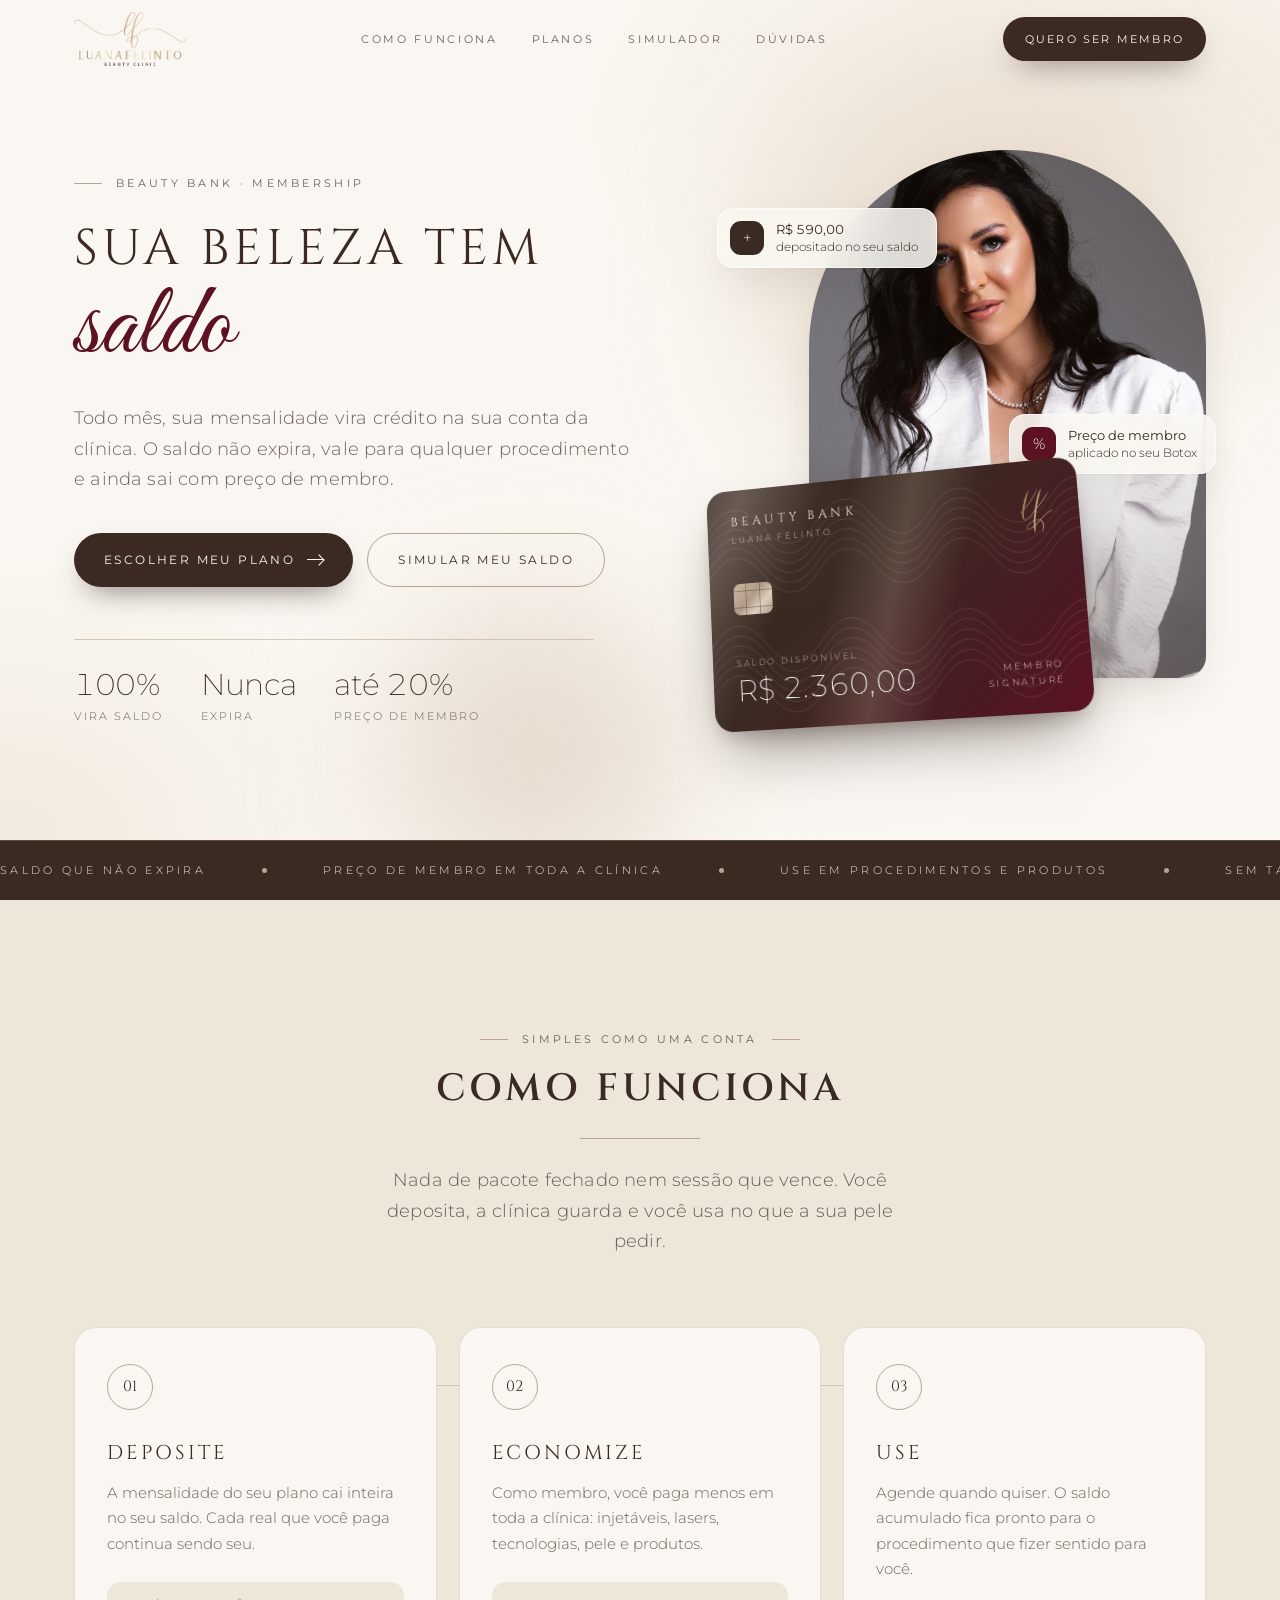
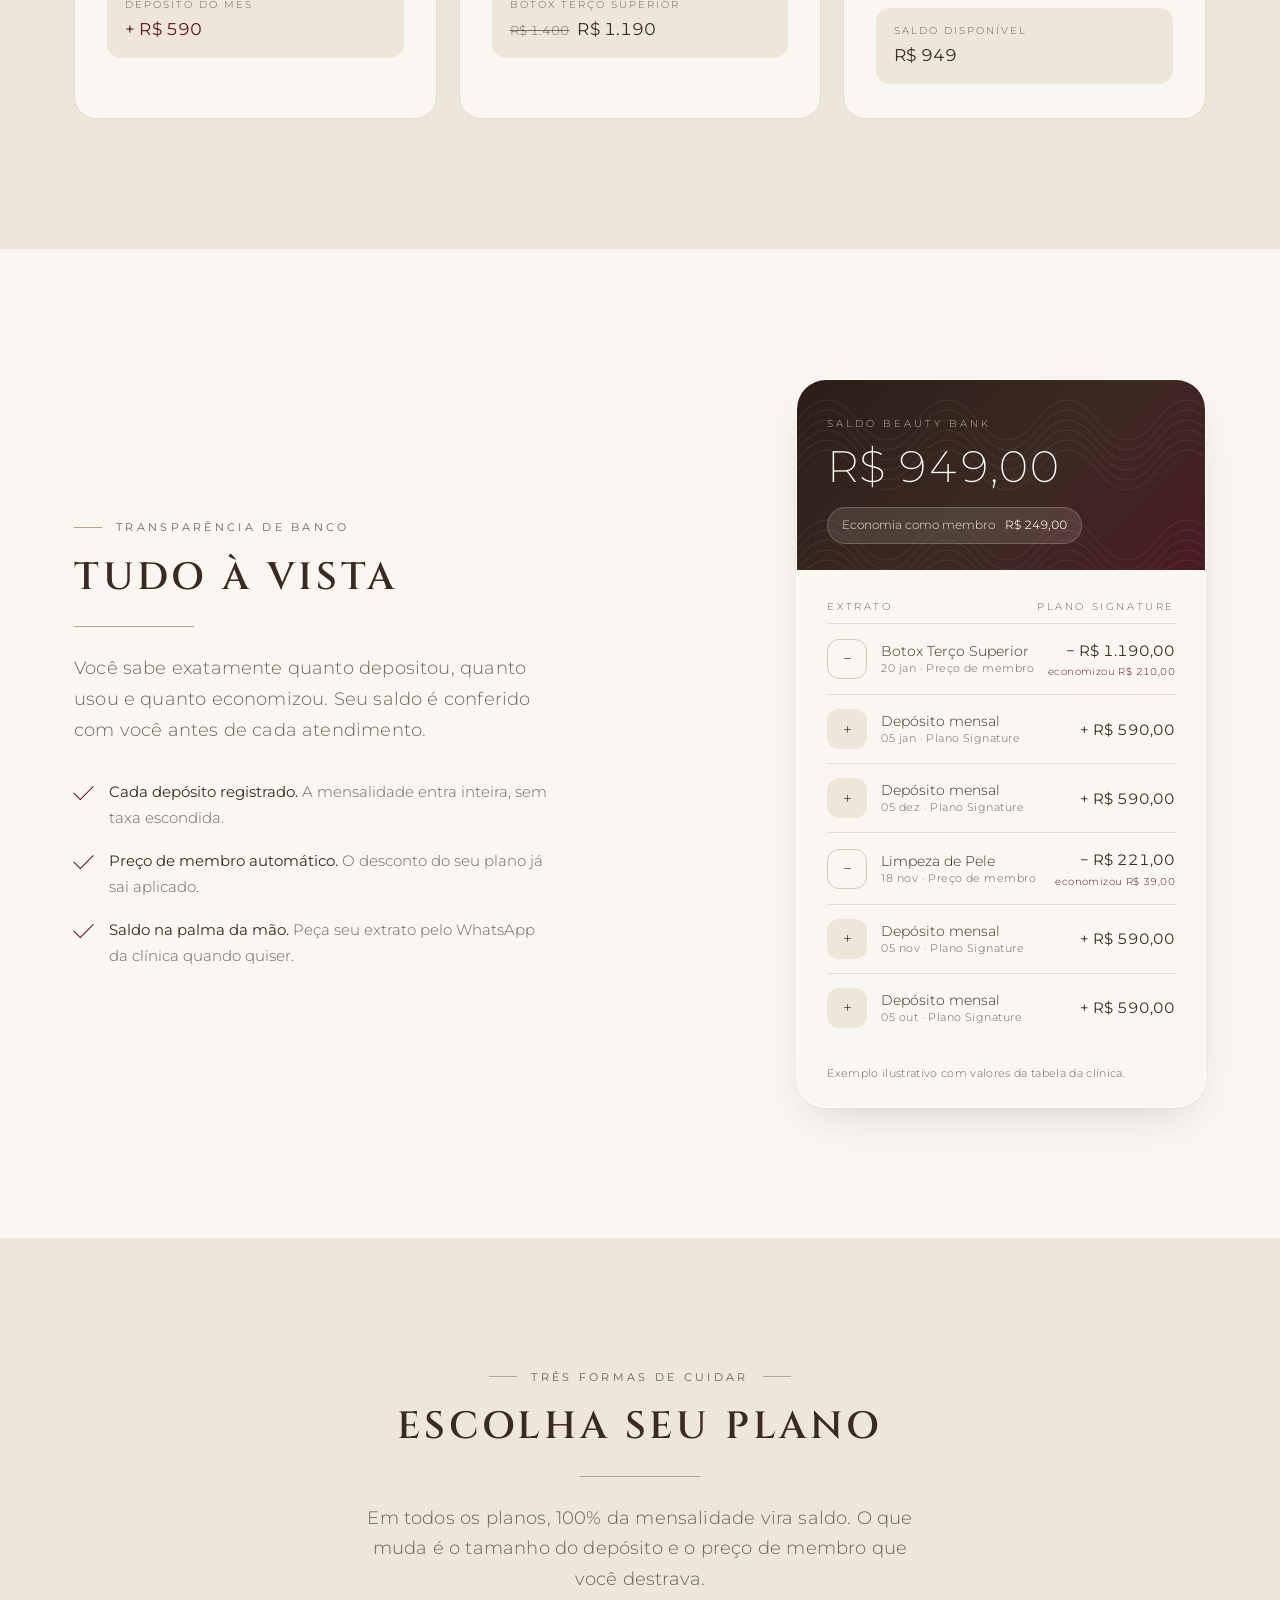
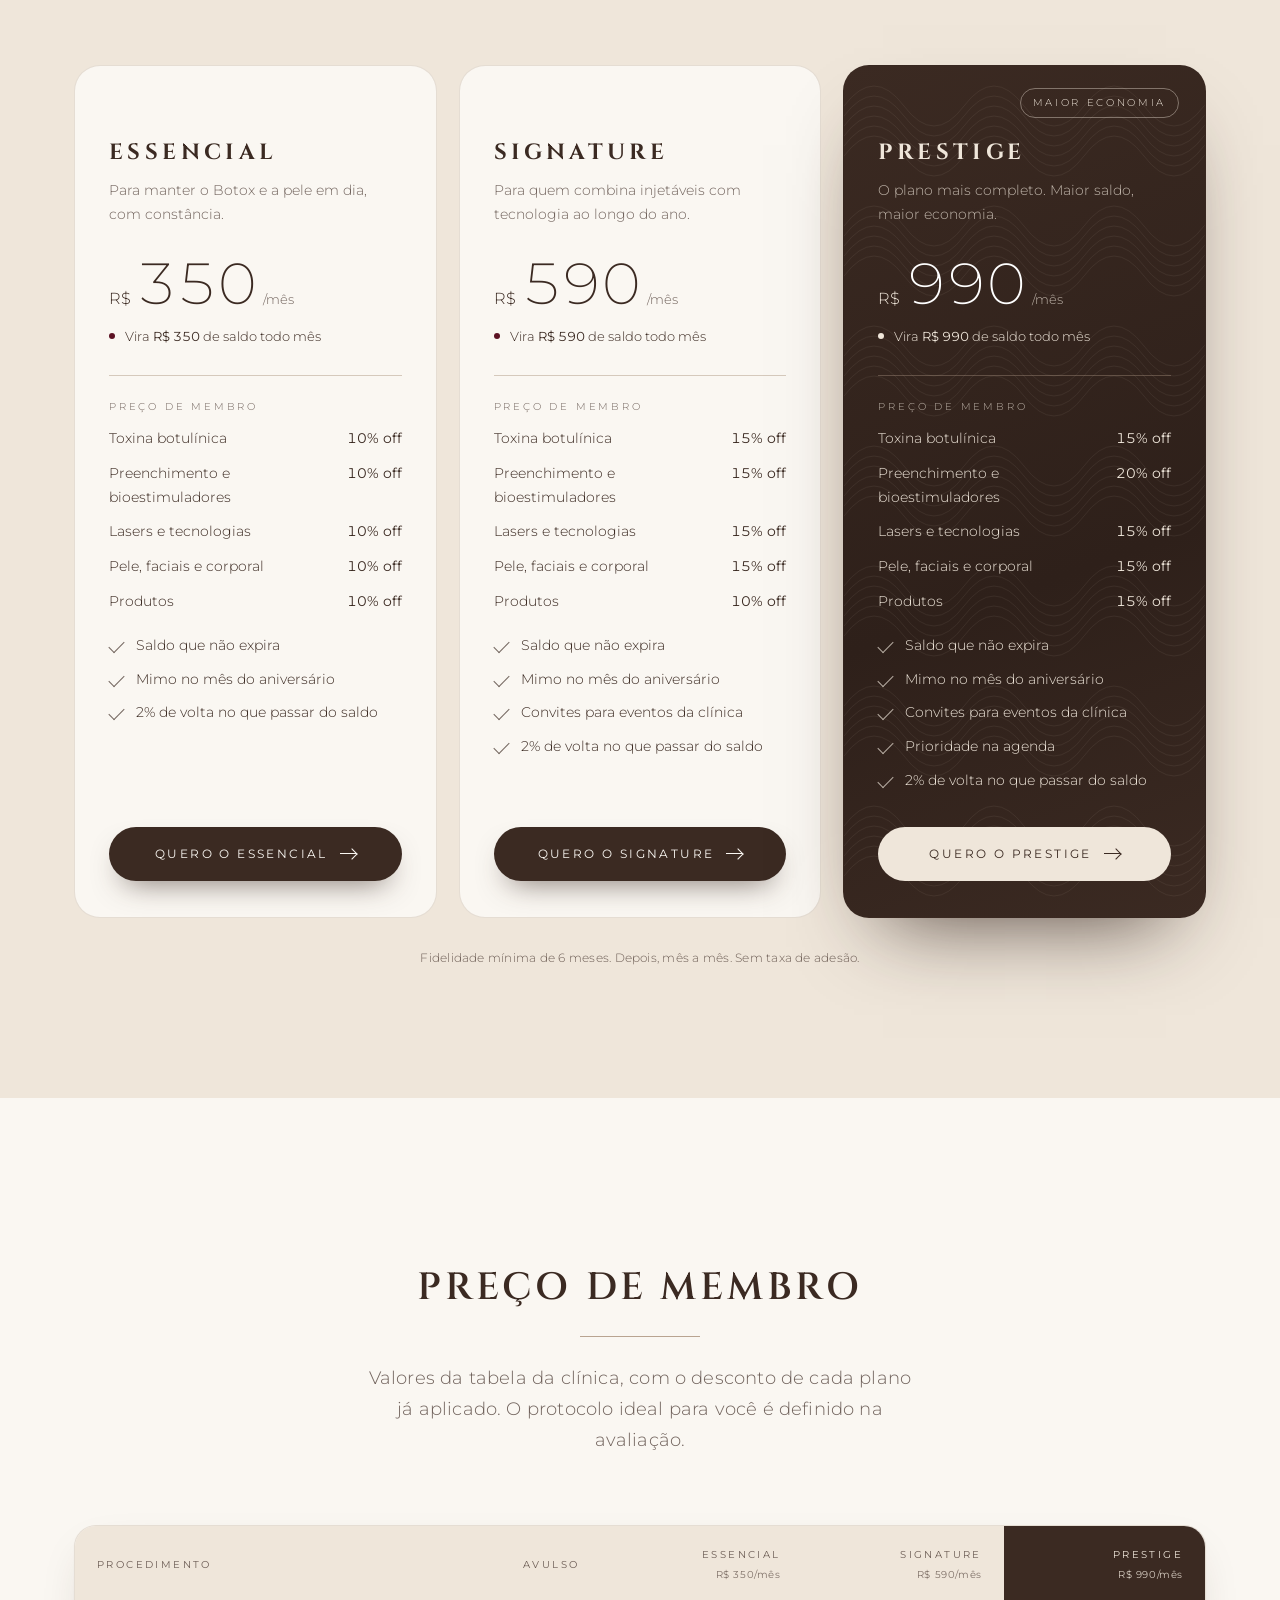
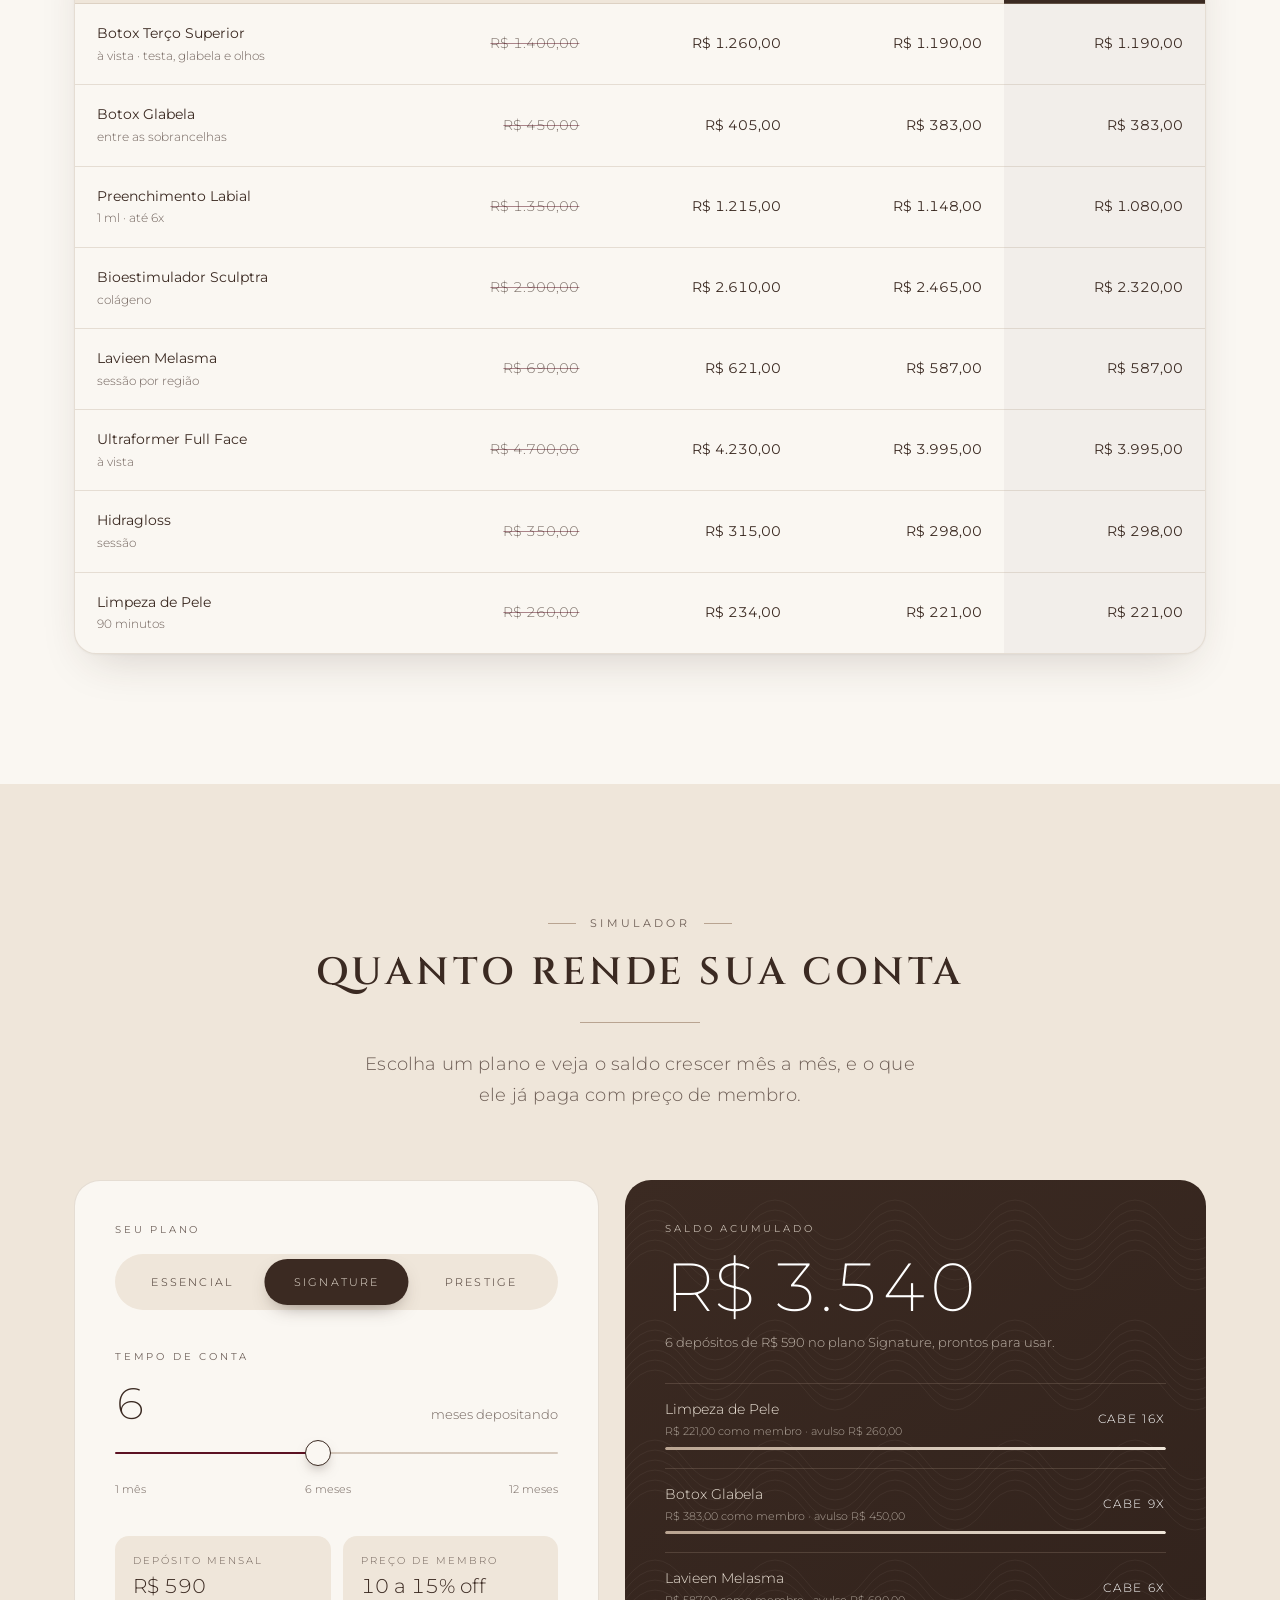
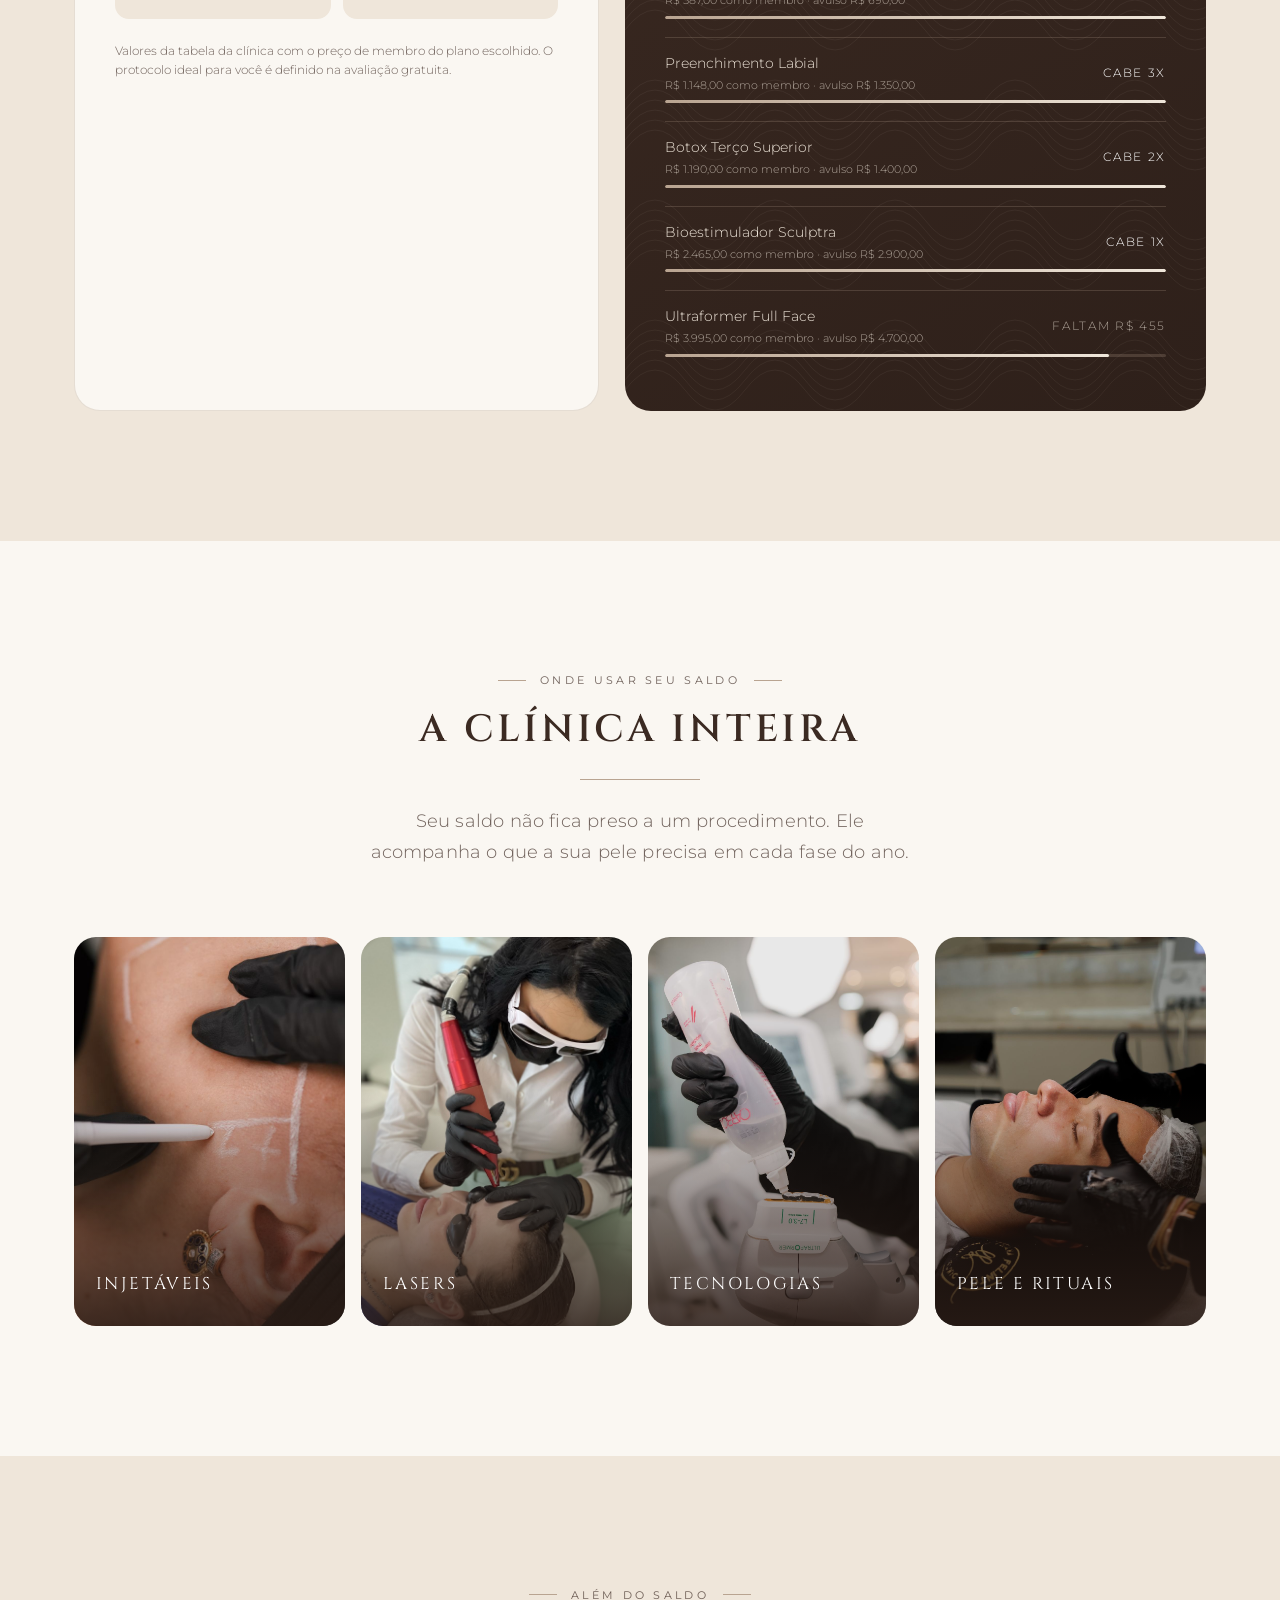
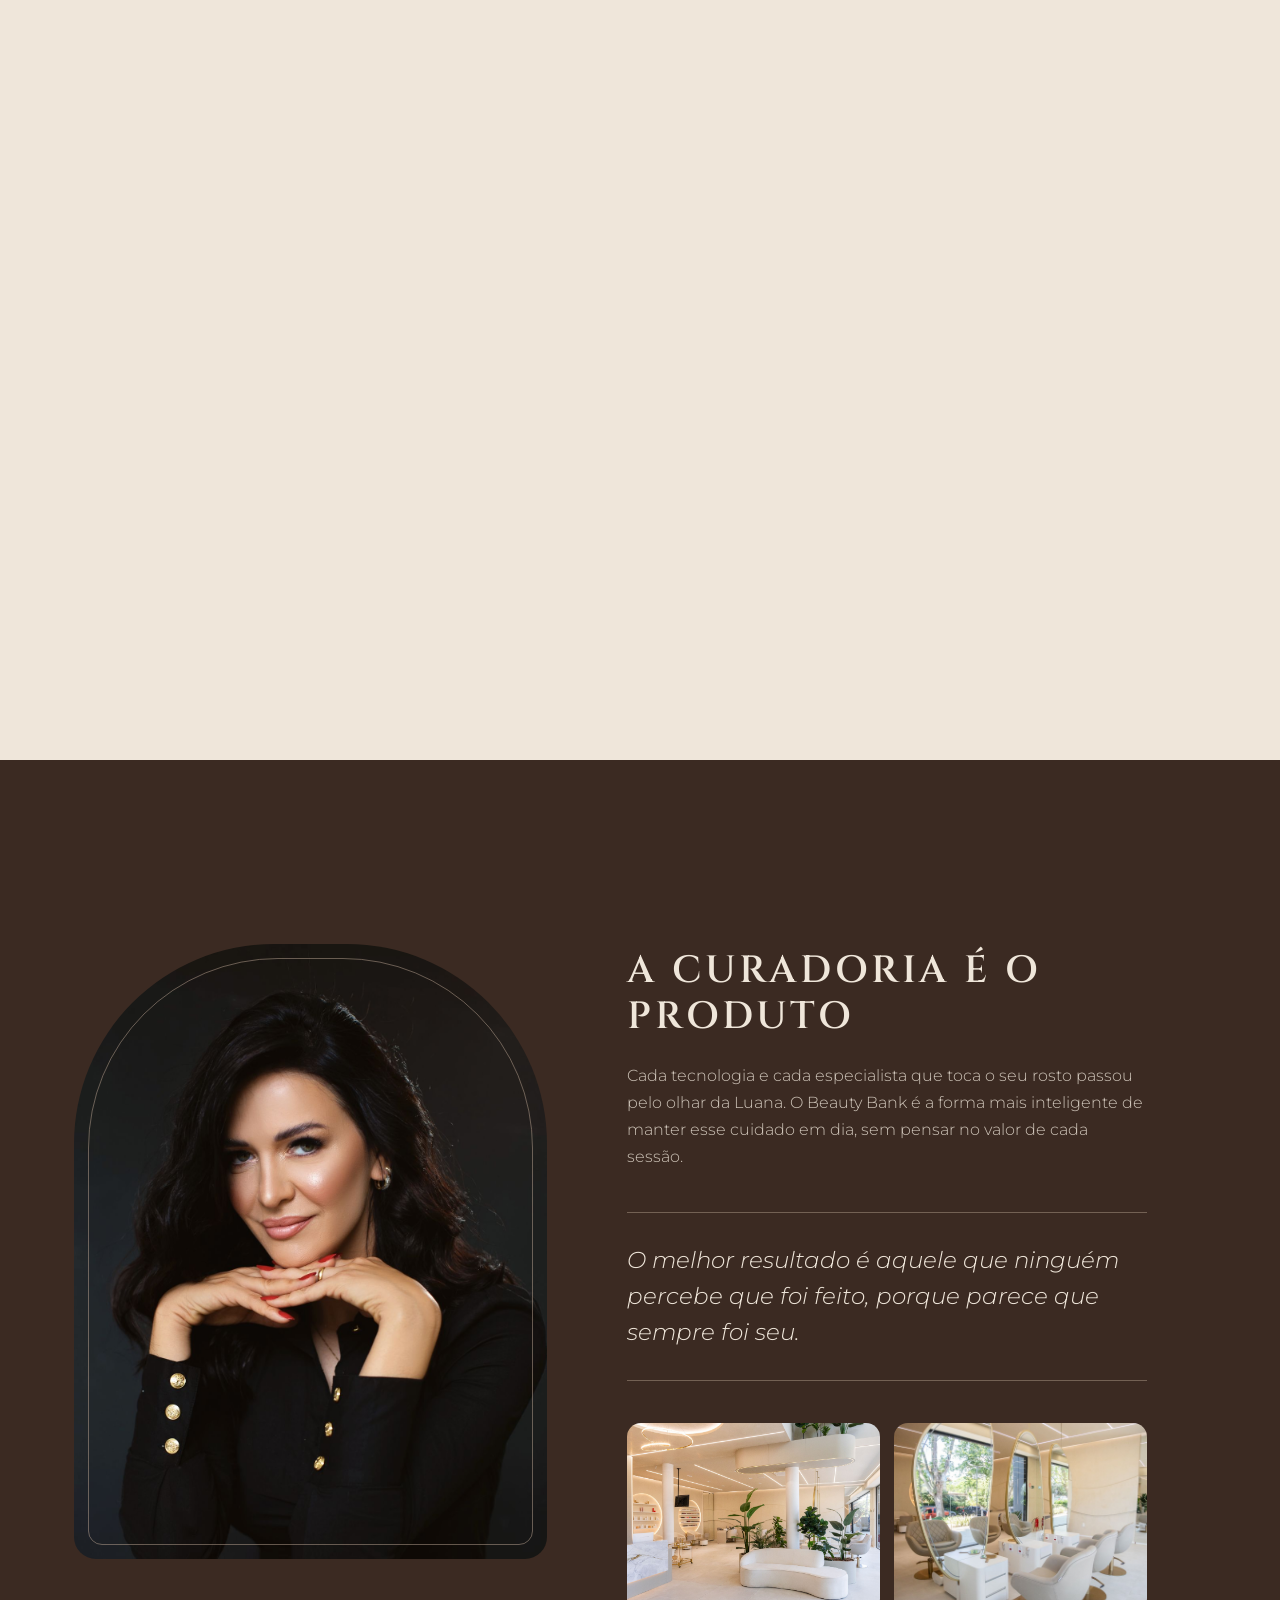
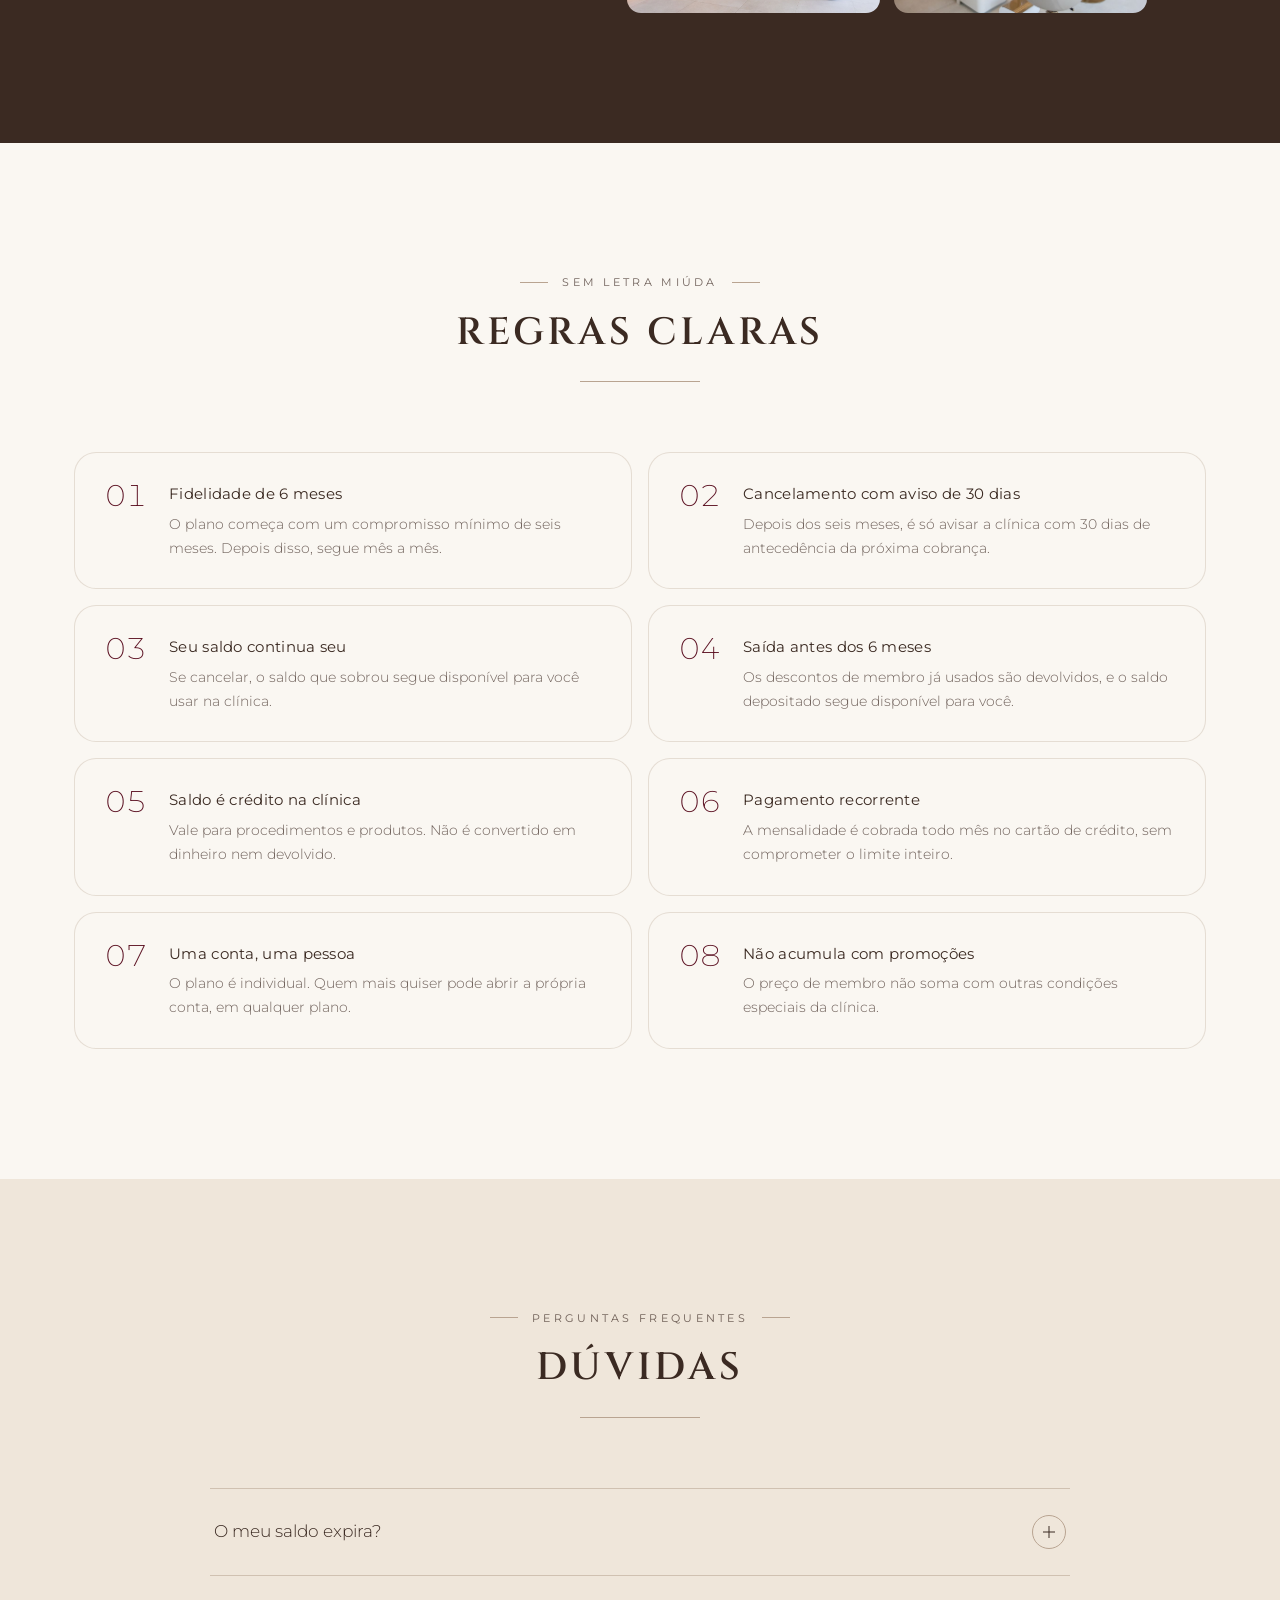
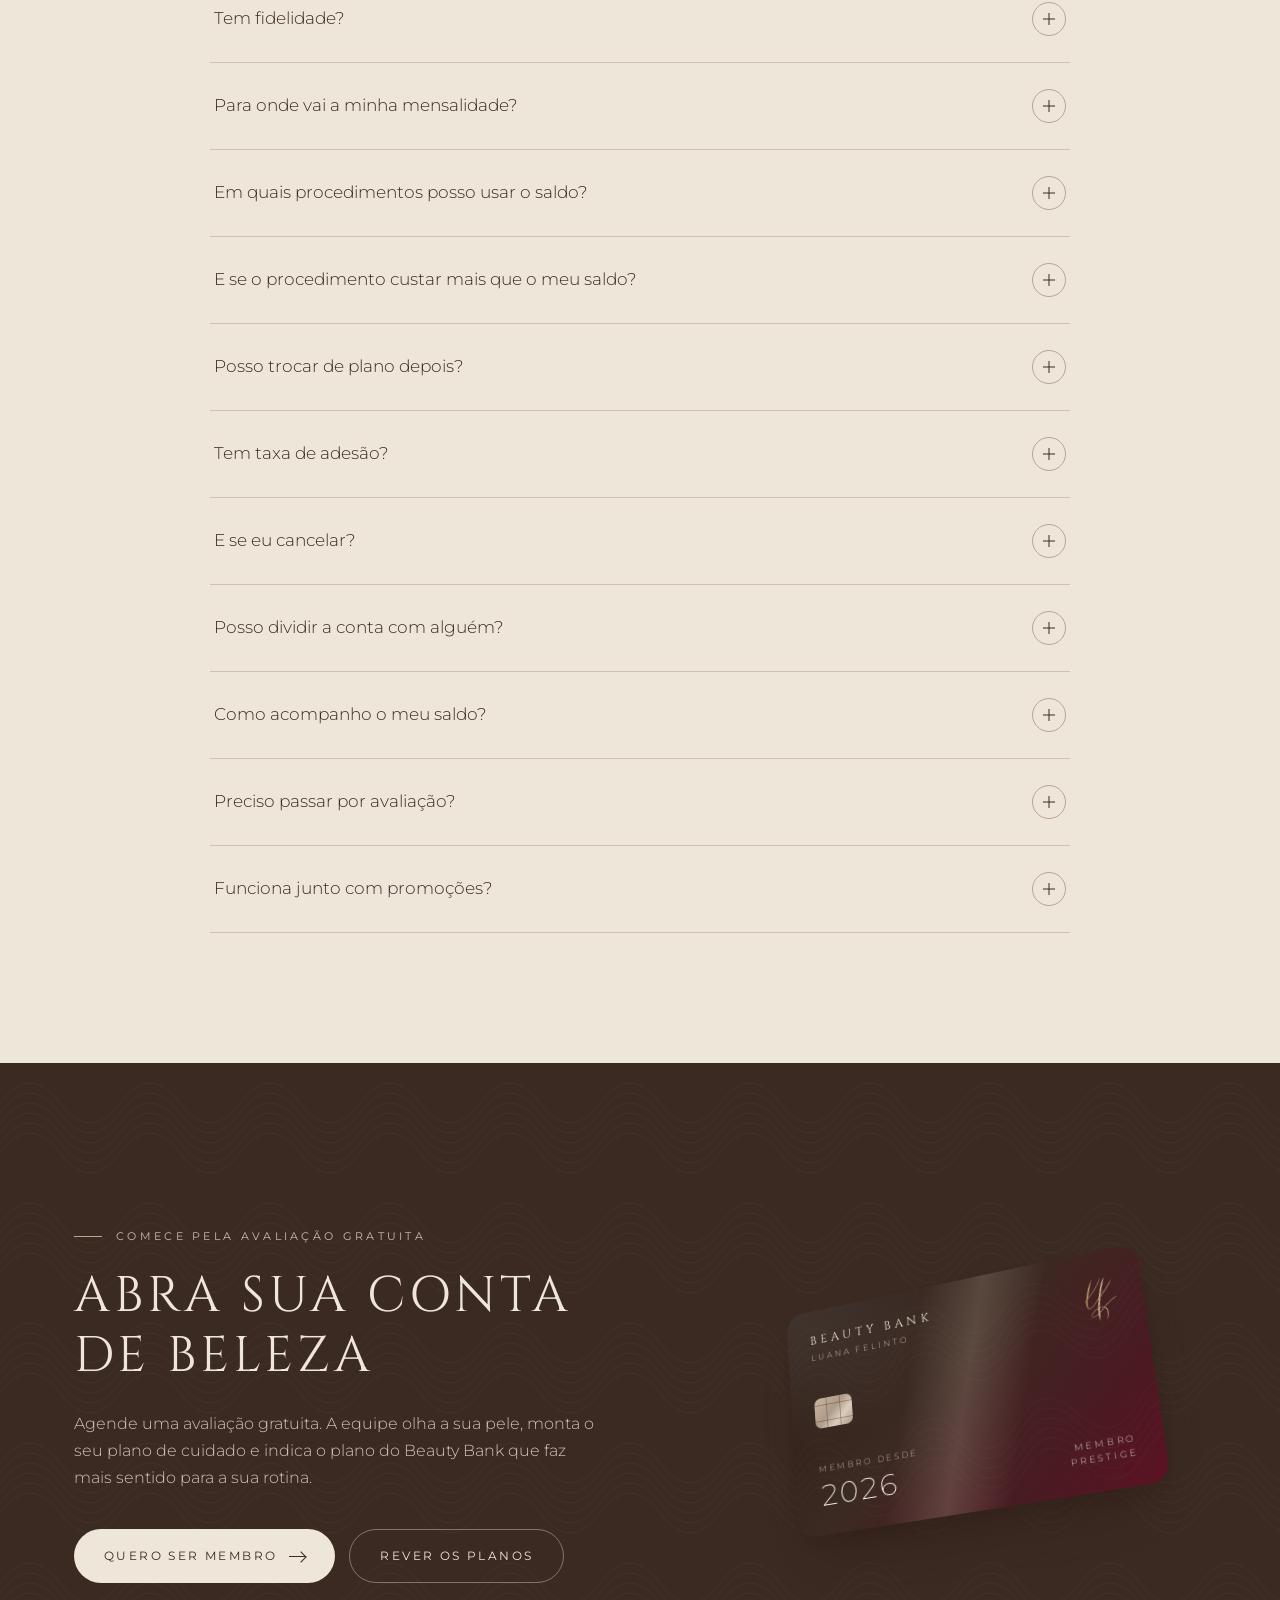
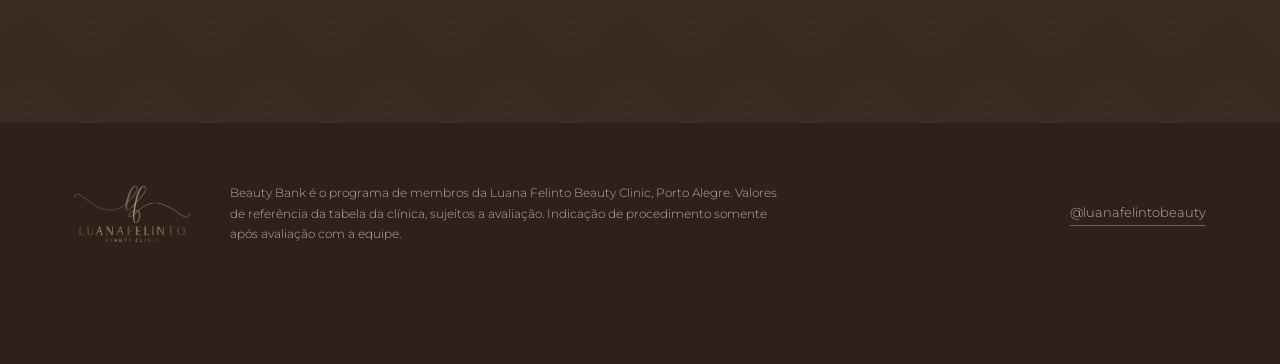
<file: beauty-bank/index.html>
<!doctype html>
<html lang="pt-BR">
<head>
<meta charset="utf-8">
<meta name="viewport" content="width=device-width, initial-scale=1, viewport-fit=cover">
<title>Beauty Bank · Luana Felinto Beauty Clinic</title>
<meta name="description" content="Beauty Bank Luana Felinto: sua mensalidade vira saldo para usar em qualquer procedimento da clínica, com preço de membro e saldo que não expira.">
<meta name="theme-color" content="#3B2A22">
<meta property="og:title" content="Beauty Bank · Luana Felinto Beauty Clinic">
<meta property="og:description" content="Sua mensalidade vira saldo. Seu saldo vira cuidado.">
<meta property="og:image" content="https://eduardoschuman-glitch.github.io/luanafelinto/beauty-bank/assets/clinica-recepcao.jpg">
<link rel="icon" href="assets/monograma-lf-dourado.png">
<link rel="preconnect" href="https://fonts.googleapis.com">
<link rel="preconnect" href="https://fonts.gstatic.com" crossorigin>
<link href="https://fonts.googleapis.com/css2?family=Cinzel:wght@400;600&family=Montserrat:ital,wght@0,200;0,300;0,400;1,300&family=Great+Vibes&display=swap" rel="stylesheet">
<style>
:root{
  --areia:#FAF7F2;
  --creme:#EFE6DA;
  --taupe:#B9A491;
  --cafe:#3B2A22;
  --vinho:#5C1223;
  --branco:#FFFFFF;
  --cafe-70:rgba(59,42,34,.72);
  --cafe-60:rgba(59,42,34,.64);
  --linha:rgba(185,164,145,.55);
  --linha-escura:rgba(185,164,145,.32);
  --raio:22px;
  --raio-p:14px;
  --sombra:0 1px 2px rgba(59,42,34,.04),0 18px 48px -18px rgba(59,42,34,.22);
  --sombra-cartao:0 30px 60px -20px rgba(42,26,20,.55),0 12px 24px -12px rgba(42,26,20,.35);
  --ease:cubic-bezier(.2,.7,.2,1);
  --largura:1180px;
}
*{box-sizing:border-box;margin:0;padding:0}
html{scroll-behavior:smooth;-webkit-text-size-adjust:100%}
body{background:var(--areia);color:var(--cafe);font-family:'Montserrat',system-ui,sans-serif;font-weight:300;font-size:16px;line-height:1.7;overflow-x:hidden;-webkit-font-smoothing:antialiased}
img{display:block;max-width:100%}
a{color:inherit;text-decoration:none}
button{font:inherit;color:inherit;background:none;border:0;cursor:pointer}
.num{font-variant-numeric:tabular-nums lining-nums}
.wrap{width:100%;max-width:var(--largura);margin:0 auto;padding:0 24px}
@media (max-width:640px){.wrap{padding:0 16px}}

/* tipografia */
.rotulo{font-size:11px;font-weight:400;letter-spacing:.3em;text-transform:uppercase;color:var(--cafe-70);display:flex;align-items:center;gap:14px}
.rotulo::before{content:"";width:28px;height:1px;background:var(--taupe)}
.titulo{font-family:'Cinzel',serif;font-weight:400;text-transform:uppercase;letter-spacing:.08em;line-height:1.2;font-size:clamp(28px,4.2vw,50px)}
.titulo-sec{font-family:'Cinzel',serif;font-weight:600;text-transform:uppercase;letter-spacing:.1em;line-height:1.2;font-size:clamp(24px,3.2vw,38px)}
.script{font-family:'Great Vibes',cursive;font-weight:400;color:var(--vinho);text-transform:none;letter-spacing:0}
.sub{font-size:clamp(16px,1.5vw,18px);color:var(--cafe-70);max-width:560px;letter-spacing:.01em}
.filete{width:120px;height:1px;background:var(--taupe);border:0;margin:26px 0}
.centro{text-align:center}
.centro .rotulo{justify-content:center}
.centro .rotulo::after{content:"";width:28px;height:1px;background:var(--taupe)}
.centro .sub{margin-left:auto;margin-right:auto}
.centro .filete{margin-left:auto;margin-right:auto}

/* botões */
.btn{display:inline-flex;align-items:center;justify-content:center;gap:12px;height:54px;padding:0 30px;border-radius:999px;font-size:12px;font-weight:400;letter-spacing:.2em;text-transform:uppercase;transition:transform .5s var(--ease),background .4s,box-shadow .5s var(--ease),color .4s;position:relative;overflow:hidden;white-space:nowrap}
.btn-cafe{background:var(--cafe);color:var(--areia);box-shadow:0 14px 30px -14px rgba(59,42,34,.7)}
.btn-cafe:hover{transform:translateY(-2px);box-shadow:0 20px 36px -14px rgba(59,42,34,.75)}
.btn-linha{border:1px solid var(--taupe);color:var(--cafe)}
.btn-linha:hover{background:var(--creme)}
.btn-creme{background:var(--creme);color:var(--cafe)}
.btn-creme:hover{transform:translateY(-2px);background:var(--branco)}
.btn .seta{width:16px;height:1px;background:currentColor;position:relative;transition:width .4s var(--ease)}
.btn .seta::after{content:"";position:absolute;right:0;top:-3px;width:7px;height:7px;border-top:1px solid currentColor;border-right:1px solid currentColor;transform:rotate(45deg)}
.btn:hover .seta{width:24px}
.btn::after{content:"";position:absolute;inset:0;background:linear-gradient(110deg,transparent 30%,rgba(255,255,255,.18) 50%,transparent 70%);transform:translateX(-120%);transition:transform .9s var(--ease)}
.btn:hover::after{transform:translateX(120%)}

/* navegação */
.nav{position:fixed;inset:0 0 auto 0;z-index:50;transition:background .5s,box-shadow .5s,backdrop-filter .5s}
.nav.solida{background:rgba(250,247,242,.82);backdrop-filter:blur(18px) saturate(1.2);-webkit-backdrop-filter:blur(18px) saturate(1.2);box-shadow:0 1px 0 var(--linha-escura)}
.nav .wrap{display:flex;align-items:center;justify-content:space-between;height:78px}
.nav-logo img{height:54px;width:auto}
.nav-links{display:flex;gap:34px;font-size:11px;letter-spacing:.24em;text-transform:uppercase;font-weight:400}
.nav-links a{position:relative;padding:6px 0;color:var(--cafe-70);transition:color .3s}
.nav-links a::after{content:"";position:absolute;left:0;bottom:0;height:1px;width:0;background:var(--cafe);transition:width .4s var(--ease)}
.nav-links a:hover{color:var(--cafe)}
.nav-links a:hover::after{width:100%}
.nav .btn{height:44px;padding:0 22px;font-size:11px}
.progresso{position:absolute;left:0;bottom:-1px;height:1px;background:var(--vinho);width:0;transition:width .1s linear}
@media (max-width:900px){.nav-links{display:none}.nav-logo img{height:38px}.nav .btn{display:none}}

/* hero */
.hero{position:relative;padding:150px 0 90px;overflow:hidden}
.hero::before{content:"";position:absolute;inset:0;background:
  radial-gradient(900px 520px at 85% 15%,rgba(239,230,218,.95),transparent 60%),
  radial-gradient(700px 500px at 0% 100%,rgba(239,230,218,.8),transparent 60%);pointer-events:none}
.orbe{position:absolute;border-radius:50%;filter:blur(70px);opacity:.55;pointer-events:none;animation:flutua 18s ease-in-out infinite}
.orbe.a{width:420px;height:420px;background:#E3D3C1;top:80px;right:8%}
.orbe.b{width:300px;height:300px;background:#D9C6B3;bottom:-60px;left:30%;animation-delay:-6s}
@keyframes flutua{0%,100%{transform:translate(0,0)}50%{transform:translate(-30px,24px)}}
.hero-grid{position:relative;display:grid;grid-template-columns:1.05fr .95fr;gap:60px;align-items:center}
.hero h1{margin:26px 0 0}
.hero h1 .script{display:block;font-size:clamp(64px,8vw,112px);line-height:.9;margin-top:4px}
.hero .sub{margin-top:28px}
.hero-acoes{display:flex;flex-wrap:wrap;gap:14px;margin-top:38px}
.hero-dados{display:flex;gap:38px;margin-top:52px;padding-top:28px;border-top:1px solid var(--linha);max-width:520px}
.hero-dados div{display:flex;flex-direction:column}
.hero-dados strong{font-weight:200;font-size:30px;line-height:1.1;letter-spacing:-.01em}
.hero-dados span{font-size:11px;letter-spacing:.18em;text-transform:uppercase;color:var(--cafe-70);margin-top:6px}

.palco{position:relative;height:600px;perspective:1400px}
.palco-foto{position:absolute;right:0;top:0;width:78%;height:88%;border-radius:200px 200px var(--raio) var(--raio);overflow:hidden;box-shadow:var(--sombra)}
.palco-foto img{width:100%;height:100%;object-fit:cover;object-position:50% 8%;transform:scale(1.06);transition:transform 1.6s var(--ease)}
.palco:hover .palco-foto img{transform:scale(1.02)}
.palco-foto::after{content:"";position:absolute;inset:0;background:linear-gradient(180deg,transparent 55%,rgba(59,42,34,.28))}

/* cartão */
.cartao{position:absolute;left:0;bottom:30px;width:min(390px,82%);aspect-ratio:1.586;border-radius:20px;padding:24px 26px;color:var(--creme);
  background:
    radial-gradient(120% 140% at 0% 0%,rgba(255,255,255,.10),transparent 45%),
    linear-gradient(135deg,#2B1D17 0%,#3B2A22 42%,#4A1A22 78%,#5C1223 100%);
  box-shadow:var(--sombra-cartao);transform-style:preserve-3d;transform:rotateX(var(--rx,8deg)) rotateY(var(--ry,-14deg)) rotateZ(-4deg);transition:transform .6s var(--ease);overflow:hidden;will-change:transform}
.cartao.ativo{transition:transform .12s linear}
.cartao .guilhoche{position:absolute;inset:0;opacity:.22;pointer-events:none}
.cartao .brilho{position:absolute;inset:-40%;background:linear-gradient(115deg,transparent 40%,rgba(255,240,225,.22) 50%,transparent 60%);transform:translateX(var(--bx,-30%));pointer-events:none;transition:transform .2s}
.cartao .varredura{position:absolute;inset:0;background:linear-gradient(105deg,transparent 35%,rgba(255,236,214,.16) 50%,transparent 65%);animation:varre 6s var(--ease) infinite;pointer-events:none}
@keyframes varre{0%,55%{transform:translateX(-120%)}85%,100%{transform:translateX(120%)}}
.cartao-topo{display:flex;justify-content:space-between;align-items:flex-start;position:relative}
.cartao-marca{font-family:'Cinzel',serif;font-size:13px;letter-spacing:.32em;line-height:1.5}
.cartao-marca small{display:block;font-family:'Montserrat',sans-serif;font-size:8.5px;letter-spacing:.34em;opacity:.75;margin-top:2px}
.cartao-mono{width:32px;height:auto;-webkit-mask-image:radial-gradient(circle at 50% 50%,#000 55%,transparent 75%);mask-image:radial-gradient(circle at 50% 50%,#000 55%,transparent 75%)}
.chip{position:relative;width:42px;height:32px;border-radius:7px;margin-top:20px;background:linear-gradient(135deg,#D8C3A8,#B9A491 45%,#E9DCCB 70%,#B9A491);opacity:.92}
.chip::before,.chip::after{content:"";position:absolute;inset:7px 0;border-top:1px solid rgba(59,42,34,.35);border-bottom:1px solid rgba(59,42,34,.35)}
.chip::after{inset:0 13px;border:0;border-left:1px solid rgba(59,42,34,.35);border-right:1px solid rgba(59,42,34,.35)}
.cartao-saldo{position:absolute;left:26px;bottom:22px}
.cartao-saldo span{font-size:8.5px;letter-spacing:.3em;text-transform:uppercase;opacity:.7}
.cartao-saldo strong{display:block;font-weight:200;font-size:30px;letter-spacing:.01em;line-height:1.15;color:var(--branco)}
.cartao-plano{position:absolute;right:26px;bottom:24px;text-align:right;font-size:9px;letter-spacing:.3em;text-transform:uppercase;line-height:1.6;opacity:.85}

.aviso{position:absolute;display:flex;align-items:center;gap:12px;padding:12px 18px 12px 12px;background:rgba(250,247,242,.88);backdrop-filter:blur(14px);-webkit-backdrop-filter:blur(14px);border:1px solid rgba(255,255,255,.7);border-radius:16px;box-shadow:var(--sombra);font-size:12px;line-height:1.35;animation:boia 7s ease-in-out infinite}
.aviso b{display:block;font-weight:400;font-size:13px}
.aviso .ponto{width:34px;height:34px;border-radius:11px;display:grid;place-items:center;background:var(--cafe);color:var(--creme);font-size:15px;font-weight:300;flex:none}
.aviso.v .ponto{background:var(--vinho);color:var(--branco)}
.aviso.um{top:58px;left:4%}
.aviso.dois{top:44%;right:-2%;animation-delay:-3.5s}
@keyframes boia{0%,100%{transform:translateY(0)}50%{transform:translateY(-10px)}}
@media (max-width:980px){
  .hero{padding:120px 0 70px}
  .hero-grid{grid-template-columns:1fr;gap:40px}
  .palco{height:520px}
}
@media (max-width:640px){
  .palco{height:440px}
  .palco-foto{width:86%;height:86%}
  .cartao{width:86%;padding:18px 20px}
  .cartao .chip{display:none}
  .cartao-saldo{left:20px;bottom:16px}
  .cartao-saldo strong{font-size:24px}
  .cartao-plano{right:20px;bottom:18px}
  .aviso{font-size:11px;padding:10px 14px 10px 10px}
  .aviso.um{top:auto;bottom:47%;left:0}
  .aviso.dois{display:none}
  .hero-dados{gap:22px}
  .hero-dados strong{font-size:24px}
}

/* faixa corrida */
.faixa{background:var(--cafe);color:var(--creme);overflow:hidden;padding:20px 0;border-top:1px solid rgba(185,164,145,.25)}
.faixa-trilho{display:flex;gap:56px;width:max-content;animation:corre 38s linear infinite}
.faixa span{font-size:11px;letter-spacing:.3em;text-transform:uppercase;white-space:nowrap;display:flex;align-items:center;gap:56px}
.faixa span::after{content:"";width:5px;height:5px;border-radius:50%;background:var(--taupe)}
@keyframes corre{to{transform:translateX(-50%)}}

/* seções */
section{position:relative}
.secao{padding:130px 0}
.secao-creme{background:var(--creme)}
.secao-cafe{background:var(--cafe);color:var(--creme)}
.secao-cafe .rotulo{color:rgba(239,230,218,.78)}
.secao-cafe .sub{color:rgba(239,230,218,.8)}
.cab{margin-bottom:70px}
.cab .titulo-sec{margin-top:18px}
@media (max-width:640px){.secao{padding:90px 0}.cab{margin-bottom:48px}}

/* revelar */
.rev{opacity:0;transform:translateY(34px);transition:opacity 1.1s var(--ease),transform 1.1s var(--ease)}
.rev.ok{opacity:1;transform:none}
.rev.d1{transition-delay:.12s}.rev.d2{transition-delay:.24s}.rev.d3{transition-delay:.36s}

/* como funciona */
.passos{display:grid;grid-template-columns:repeat(3,1fr);gap:22px;position:relative}
.passos::before{content:"";position:absolute;top:58px;left:12%;right:12%;height:1px;background:var(--linha);transform-origin:left;transform:scaleX(var(--linha-p,0));transition:transform 1.8s var(--ease)}
.passo{background:var(--areia);border:1px solid var(--linha-escura);border-radius:var(--raio);padding:36px 32px 34px;position:relative;transition:transform .6s var(--ease),box-shadow .6s var(--ease)}
.passo:hover{transform:translateY(-6px);box-shadow:var(--sombra)}
.passo-num{width:46px;height:46px;border-radius:50%;display:grid;place-items:center;border:1px solid var(--taupe);background:var(--areia);font-family:'Cinzel',serif;font-size:15px;position:relative;z-index:1}
.passo h3{font-family:'Cinzel',serif;font-weight:400;font-size:20px;letter-spacing:.14em;text-transform:uppercase;margin:26px 0 10px}
.passo p{color:var(--cafe-70);font-size:15px}
.mini{margin-top:26px;border-radius:var(--raio-p);background:var(--creme);padding:14px 18px;display:flex;flex-direction:column;gap:2px;font-size:10px;letter-spacing:.2em;text-transform:uppercase;color:var(--cafe-70)}
.mini > span:last-child,.mini > b{text-transform:none;letter-spacing:.01em;color:var(--cafe)}
.mini b{font-weight:400;font-size:17px}
.mini .riscado{text-decoration:line-through;color:var(--cafe-60);font-size:13px;margin-right:8px}
.mini .pos{color:var(--vinho)}
@media (max-width:900px){.passos{grid-template-columns:1fr}.passos::before{display:none}}

/* extrato */
.extrato-grid{display:grid;grid-template-columns:.9fr 1.1fr;gap:80px;align-items:center}
.lista-check{list-style:none;margin-top:34px;display:grid;gap:18px}
.lista-check li{display:flex;gap:16px;align-items:flex-start;font-size:15px;color:var(--cafe-70)}
.lista-check li::before{content:"";flex:none;width:18px;height:9px;margin-top:6px;border-left:1px solid var(--vinho);border-bottom:1px solid var(--vinho);transform:rotate(-45deg)}
.lista-check b{color:var(--cafe);font-weight:400}
.app{background:var(--areia);border-radius:30px;box-shadow:var(--sombra);border:1px solid rgba(255,255,255,.8);overflow:hidden;max-width:520px;margin-left:auto}
.app-topo{background:linear-gradient(135deg,#2B1D17,#3B2A22 55%,#4A1A22);color:var(--creme);padding:28px 30px 26px;position:relative;overflow:hidden}
.app-topo .guilhoche{position:absolute;inset:0;opacity:.16}
.app-topo small{font-size:10px;letter-spacing:.3em;text-transform:uppercase;opacity:.75;position:relative}
.app-topo strong{display:block;font-weight:200;font-size:44px;line-height:1.15;color:var(--branco);margin-top:6px;position:relative}
.app-topo .eco{position:relative;margin-top:16px;display:inline-flex;gap:10px;align-items:center;font-size:12px;background:rgba(239,230,218,.12);border:1px solid rgba(239,230,218,.22);padding:7px 14px;border-radius:999px}
.app-corpo{padding:10px 30px 18px}
.app-rotulo{display:flex;justify-content:space-between;font-size:10px;letter-spacing:.26em;text-transform:uppercase;color:var(--cafe-70);padding:18px 0 8px}
.mov{display:grid;grid-template-columns:40px 1fr auto;gap:14px;align-items:center;padding:14px 0;border-top:1px solid var(--linha-escura);opacity:0;transform:translateX(18px);transition:opacity .7s var(--ease),transform .7s var(--ease)}
.mov.ok{opacity:1;transform:none}
.mov-ic{width:40px;height:40px;border-radius:12px;display:grid;place-items:center;background:var(--creme);font-size:16px;font-weight:300}
.mov-ic.sai{background:transparent;border:1px solid var(--linha)}
.mov-t{font-size:14px;line-height:1.35}
.mov-t small{display:block;font-size:11px;color:var(--cafe-70);letter-spacing:.04em}
.mov-v{font-size:15px;font-weight:400;text-align:right;white-space:nowrap}
.mov-v.ent{color:var(--cafe)}
.mov-v small{display:block;font-size:10px;font-weight:300;color:var(--vinho);letter-spacing:.04em}
.app-pe{font-size:11px;color:var(--cafe-70);padding:4px 30px 24px;letter-spacing:.03em}
@media (max-width:980px){.extrato-grid{grid-template-columns:1fr;gap:50px}.app{margin:0 auto}}
@media (max-width:640px){.app-topo,.app-corpo{padding-left:20px;padding-right:20px}.app-pe{padding:4px 20px 22px}.app-topo strong{font-size:36px}}

/* planos */
.planos{display:grid;grid-template-columns:repeat(3,1fr);gap:22px;align-items:stretch}
.plano{position:relative;border-radius:26px;padding:68px 34px 36px;background:var(--areia);border:1px solid var(--linha-escura);display:flex;flex-direction:column;transition:transform .6s var(--ease),box-shadow .6s var(--ease);overflow:hidden;isolation:isolate}
.plano::before{content:"";position:absolute;inset:0;z-index:-1;background:radial-gradient(420px circle at var(--mx,50%) var(--my,0%),rgba(185,164,145,.22),transparent 60%);opacity:0;transition:opacity .5s}
.plano:hover{transform:translateY(-8px);box-shadow:var(--sombra)}
.plano:hover::before{opacity:1}
.plano-nome{font-family:'Cinzel',serif;font-size:22px;letter-spacing:.2em;text-transform:uppercase}
.plano-desc{font-size:14px;color:var(--cafe-70);margin-top:8px;min-height:48px}
.plano-preco{margin-top:28px;display:flex;align-items:baseline;gap:6px}
.plano-preco .rs{font-size:16px;font-weight:300}
.plano-preco strong{font-size:58px;font-weight:200;line-height:1;letter-spacing:-.02em}
.plano-preco em{font-style:normal;font-size:13px;color:var(--cafe-70)}
.plano-vira{margin-top:12px;font-size:13px;display:flex;align-items:center;gap:10px}
.plano-vira::before{content:"";width:6px;height:6px;border-radius:50%;background:var(--vinho)}
.plano hr{border:0;height:1px;background:var(--linha);margin:28px 0 22px}
.plano-cat{font-size:10px;letter-spacing:.28em;text-transform:uppercase;color:var(--cafe-70);margin-bottom:12px}
.desc-lista{list-style:none;display:grid;gap:11px}
.desc-lista li{display:flex;justify-content:space-between;gap:16px;font-size:14px}
.desc-lista li span:last-child{font-weight:400;white-space:nowrap}
.extra-lista{list-style:none;display:grid;gap:10px;margin-top:20px;font-size:14px}
.extra-lista li{display:flex;gap:12px}
.extra-lista li::before{content:"";flex:none;width:14px;height:7px;margin-top:7px;border-left:1px solid currentColor;border-bottom:1px solid currentColor;transform:rotate(-45deg);opacity:.7}
.plano .btn{width:100%}
.plano-acao{margin-top:auto;padding-top:34px;display:flex}
.plano.escuro{background:linear-gradient(160deg,#3B2A22 0%,#2E201A 60%,#3B2A22 100%);color:var(--creme);border-color:transparent;box-shadow:0 40px 80px -40px rgba(42,26,20,.8)}
.plano.escuro .plano-desc,.plano.escuro .plano-preco em,.plano.escuro .plano-cat{color:rgba(239,230,218,.75)}
.plano.escuro hr{background:rgba(185,164,145,.35)}
.plano.escuro .plano-vira::before{background:var(--creme)}
.plano.escuro::before{background:radial-gradient(420px circle at var(--mx,50%) var(--my,0%),rgba(239,230,218,.12),transparent 60%)}
.plano.escuro .plano-preco strong{color:var(--branco)}
.plano .guilhoche{position:absolute;inset:0;opacity:.12;z-index:-1;pointer-events:none}
.plano-tag{position:absolute;top:22px;right:26px;font-size:9.5px;letter-spacing:.28em;text-transform:uppercase;padding:6px 12px;border:1px solid rgba(239,230,218,.4);border-radius:999px}
.nota{font-size:12px;color:var(--cafe-70);margin-top:30px;text-align:center;letter-spacing:.02em}
@media (max-width:980px){.planos{grid-template-columns:1fr;max-width:520px;margin:0 auto}}

/* tabela */
.tabela-caixa{border-radius:var(--raio);overflow:hidden;background:var(--areia);border:1px solid var(--linha-escura);box-shadow:var(--sombra)}
.tabela-rolagem{overflow-x:auto;-webkit-overflow-scrolling:touch}
table{width:100%;border-collapse:collapse;min-width:720px}
th,td{padding:18px 22px;text-align:right;font-size:14px;white-space:nowrap}
th:first-child,td:first-child{text-align:left;white-space:normal}
thead th{font-size:10px;letter-spacing:.24em;text-transform:uppercase;font-weight:400;color:var(--cafe-70);background:var(--creme);padding-top:20px;padding-bottom:20px}
thead th small{display:block;font-size:10px;letter-spacing:.06em;text-transform:none;margin-top:3px;opacity:.85}
thead th.destaque{background:var(--cafe);color:var(--creme)}
tbody tr{border-top:1px solid var(--linha-escura);transition:background .3s}
tbody tr:hover{background:rgba(239,230,218,.55)}
td .proc{font-weight:400;font-size:14px}
td .proc small{display:block;font-weight:300;font-size:12px;color:var(--cafe-70)}
td.avulso{color:var(--cafe-60);text-decoration:line-through;text-decoration-color:rgba(92,18,35,.5)}
td.membro{font-weight:400}
td.destaque{background:rgba(59,42,34,.04);font-weight:400}
.tabela-dica{display:none;font-size:11px;letter-spacing:.14em;text-transform:uppercase;color:var(--cafe-70);text-align:center;margin-top:14px}
@media (max-width:760px){.tabela-dica{display:block}}

/* simulador */
.sim{display:grid;grid-template-columns:.95fr 1.05fr;gap:26px}
.sim-painel{border-radius:26px;padding:40px;background:var(--areia);border:1px solid var(--linha-escura)}
.sim-painel h3,.sim-res h3{font-size:10px;letter-spacing:.28em;text-transform:uppercase;font-weight:400;color:var(--cafe-70);margin-bottom:16px}
.seg{display:grid;grid-template-columns:repeat(3,1fr);background:var(--creme);border-radius:999px;padding:5px;position:relative}
.seg button{position:relative;z-index:1;height:46px;border-radius:999px;font-size:11px;letter-spacing:.2em;text-transform:uppercase;transition:color .4s}
.seg button[aria-pressed="true"]{color:var(--creme)}
.seg-pilula{position:absolute;top:5px;bottom:5px;left:5px;width:calc((100% - 10px)/3);border-radius:999px;background:var(--cafe);transition:transform .55s var(--ease);box-shadow:0 8px 20px -10px rgba(59,42,34,.7)}
.sim-bloco{margin-top:38px}
.sim-meses{display:flex;justify-content:space-between;align-items:baseline}
.sim-meses strong{font-weight:200;font-size:44px;line-height:1}
.sim-meses span{font-size:13px;color:var(--cafe-70)}
input[type=range]{-webkit-appearance:none;appearance:none;width:100%;height:28px;background:transparent;margin-top:14px;cursor:pointer}
input[type=range]::-webkit-slider-runnable-track{height:2px;border-radius:2px;background:linear-gradient(90deg,var(--vinho) var(--p,30%),var(--linha) var(--p,30%))}
input[type=range]::-moz-range-track{height:2px;background:var(--linha)}
input[type=range]::-moz-range-progress{height:2px;background:var(--vinho)}
input[type=range]::-webkit-slider-thumb{-webkit-appearance:none;width:26px;height:26px;border-radius:50%;background:var(--areia);border:1px solid var(--cafe);margin-top:-12px;box-shadow:0 6px 14px -6px rgba(59,42,34,.6);transition:transform .3s}
input[type=range]::-moz-range-thumb{width:24px;height:24px;border-radius:50%;background:var(--areia);border:1px solid var(--cafe)}
input[type=range]:active::-webkit-slider-thumb{transform:scale(1.15)}
input[type=range]:focus-visible{outline:2px solid var(--vinho);outline-offset:4px;border-radius:8px}
.sim-escala{display:flex;justify-content:space-between;font-size:11px;color:var(--cafe-70);margin-top:4px}
.sim-resumo{margin-top:38px;display:grid;grid-template-columns:1fr 1fr;gap:12px}
.sim-resumo div{background:var(--creme);border-radius:var(--raio-p);padding:16px 18px}
.sim-resumo small{display:block;font-size:10px;letter-spacing:.2em;text-transform:uppercase;color:var(--cafe-70)}
.sim-resumo b{font-weight:300;font-size:20px}
.sim-nota{font-size:12px;color:var(--cafe-70);margin-top:22px;line-height:1.6}
.sim-res{border-radius:26px;padding:40px;background:linear-gradient(150deg,#3B2A22,#2E201A);color:var(--creme);position:relative;overflow:hidden}
.sim-res .guilhoche{position:absolute;inset:0;opacity:.1;pointer-events:none}
.sim-res h3{color:rgba(239,230,218,.75)}
.sim-saldo{font-weight:200;font-size:clamp(46px,6vw,68px);line-height:1;color:var(--branco);position:relative}
.sim-saldo-leg{font-size:13px;color:rgba(239,230,218,.75);margin-top:10px;position:relative}
.cabe{list-style:none;margin-top:30px;display:grid;gap:4px;position:relative}
.cabe li{display:grid;grid-template-columns:1fr auto;gap:6px 16px;padding:14px 0;border-top:1px solid rgba(185,164,145,.22)}
.cabe .n{font-size:14px}
.cabe .n small{display:block;font-size:11px;color:rgba(239,230,218,.65)}
.cabe .q{font-size:12px;letter-spacing:.14em;text-transform:uppercase;text-align:right;align-self:center;color:rgba(239,230,218,.65)}
.cabe .q.sim-ok{color:var(--branco)}
.barra{grid-column:1/-1;height:3px;border-radius:3px;background:rgba(185,164,145,.22);overflow:hidden}
.barra i{display:block;height:100%;width:0;border-radius:3px;background:linear-gradient(90deg,var(--taupe),var(--creme));transition:width .9s var(--ease)}
@media (max-width:980px){.sim{grid-template-columns:1fr}}
@media (max-width:640px){.sim-painel,.sim-res{padding:28px 22px}}

/* onde usar */
.galeria{display:grid;grid-template-columns:repeat(4,1fr);gap:16px}
.tile{position:relative;border-radius:var(--raio);overflow:hidden;aspect-ratio:3/4.3;background:var(--creme)}
.tile img{width:100%;height:100%;object-fit:cover;transition:transform 1.4s var(--ease)}
.tile:hover img{transform:scale(1.07)}
.tile::after{content:"";position:absolute;inset:0;background:linear-gradient(180deg,rgba(43,29,23,0) 40%,rgba(43,29,23,.85) 100%)}
.tile-txt{position:absolute;left:22px;right:22px;bottom:22px;z-index:1;color:var(--branco)}
.tile-txt h3{font-family:'Cinzel',serif;font-weight:400;font-size:17px;letter-spacing:.14em;text-transform:uppercase;line-height:1.35}
.tile-txt p{font-size:12px;line-height:1.55;margin-top:8px;color:rgba(255,255,255,.88);max-height:0;opacity:0;overflow:hidden;transition:max-height .7s var(--ease),opacity .5s}
.tile:hover .tile-txt p,.tile:focus-within .tile-txt p{max-height:120px;opacity:1}
@media (hover:none){.tile-txt p{max-height:120px;opacity:1}}
@media (max-width:980px){
  .galeria{grid-template-columns:none;grid-auto-flow:column;grid-auto-columns:72%;overflow-x:auto;scroll-snap-type:x mandatory;padding-bottom:8px;margin:0 -16px;padding-left:16px;padding-right:16px;scrollbar-width:none}
  .galeria::-webkit-scrollbar{display:none}
  .tile{scroll-snap-align:start}
}

/* vantagens */
.vant{display:grid;grid-template-columns:repeat(3,1fr);border-top:1px solid var(--linha);border-left:1px solid var(--linha)}
.vant div{padding:40px 34px;border-right:1px solid var(--linha);border-bottom:1px solid var(--linha);transition:background .5s}
.vant div:hover{background:var(--areia)}
.vant .vn{font-family:'Cinzel',serif;font-size:13px;letter-spacing:.2em;color:var(--cafe-70)}
.vant h3{font-family:'Cinzel',serif;font-weight:400;font-size:18px;letter-spacing:.12em;text-transform:uppercase;margin:18px 0 10px;line-height:1.35}
.vant p{font-size:14px;color:var(--cafe-70)}
@media (max-width:900px){.vant{grid-template-columns:1fr 1fr}}
@media (max-width:600px){.vant{grid-template-columns:1fr}.vant div{padding:30px 22px}}

/* curadoria */
.cur{display:grid;grid-template-columns:.9fr 1.1fr;gap:80px;align-items:center}
.cur-foto{position:relative;border-radius:200px 200px var(--raio) var(--raio);overflow:hidden;aspect-ratio:4/5.2}
.cur-foto img{width:100%;height:100%;object-fit:cover;object-position:50% 25%}
.cur-foto-moldura{position:absolute;inset:14px;border:1px solid rgba(185,164,145,.5);border-radius:190px 190px 14px 14px;pointer-events:none}
.cur .titulo-sec{margin-top:18px;color:var(--creme)}
.cur p{color:rgba(239,230,218,.82);margin-top:22px;max-width:520px}
.citacao{margin:42px 0;padding:30px 0;border-top:1px solid rgba(185,164,145,.45);border-bottom:1px solid rgba(185,164,145,.45);font-style:italic;font-weight:300;font-size:clamp(18px,2vw,23px);line-height:1.55;color:var(--creme);max-width:520px}
.cur-mini{display:grid;grid-template-columns:1fr 1fr;gap:14px;max-width:520px}
.cur-mini figure{border-radius:var(--raio-p);overflow:hidden;aspect-ratio:4/3}
.cur-mini img{width:100%;height:100%;object-fit:cover;transition:transform 1.2s var(--ease)}
.cur-mini figure:hover img{transform:scale(1.06)}
@media (max-width:980px){.cur{grid-template-columns:1fr;gap:50px}.cur-foto{max-width:460px}}

/* regras */
.regras{display:grid;grid-template-columns:repeat(2,1fr);gap:16px}
.regra{display:grid;grid-template-columns:auto 1fr;gap:20px;padding:28px 30px;border-radius:var(--raio);background:var(--areia);border:1px solid var(--linha-escura)}
.regra .rn{font-weight:200;font-size:30px;line-height:1;color:var(--vinho);min-width:44px}
.regra h3{font-weight:400;font-size:15px;letter-spacing:.02em}
.regra p{font-size:14px;color:var(--cafe-70);margin-top:6px}
@media (max-width:820px){.regras{grid-template-columns:1fr}.regra{padding:24px 22px}}

/* faq */
.faq{max-width:860px;margin:0 auto}
.faq details{border-bottom:1px solid var(--linha)}
.faq details:first-child{border-top:1px solid var(--linha)}
.faq summary{list-style:none;cursor:pointer;display:flex;justify-content:space-between;align-items:center;gap:24px;padding:26px 4px;font-size:17px;font-weight:300;transition:color .3s}
.faq summary::-webkit-details-marker{display:none}
.faq summary:hover{color:var(--vinho)}
.faq summary:focus-visible{outline:2px solid var(--vinho);outline-offset:4px;border-radius:6px}
.mais{flex:none;width:34px;height:34px;border-radius:50%;border:1px solid var(--taupe);position:relative;transition:transform .5s var(--ease),background .4s}
.mais::before,.mais::after{content:"";position:absolute;left:50%;top:50%;width:12px;height:1px;background:var(--cafe);transform:translate(-50%,-50%)}
.mais::after{transform:translate(-50%,-50%) rotate(90deg);transition:transform .5s var(--ease)}
details[open] .mais{background:var(--cafe)}
details[open] .mais::before{background:var(--creme)}
details[open] .mais::after{transform:translate(-50%,-50%) rotate(0);background:var(--creme)}
.resp{overflow:hidden;color:var(--cafe-70);font-size:15px;padding:0 60px 26px 4px}
@media (max-width:640px){.faq summary{font-size:15px;padding:22px 0}.resp{padding:0 0 22px}}

/* cta final */
.final{background:var(--cafe);color:var(--creme);overflow:hidden;padding:140px 0}
.final .guilhoche{position:absolute;inset:0;opacity:.07;pointer-events:none}
.final-grid{position:relative;display:grid;grid-template-columns:1.1fr .9fr;gap:60px;align-items:center}
.final .titulo{color:var(--creme)}
.final p{color:rgba(239,230,218,.82);margin-top:24px;max-width:520px}
.final-acoes{display:flex;gap:14px;flex-wrap:wrap;margin-top:38px}
.final .btn-linha{color:var(--creme);border-color:rgba(185,164,145,.6)}
.final .btn-linha:hover{background:rgba(239,230,218,.08)}
.final-palco{position:relative;height:340px;perspective:1200px}
.final-palco .cartao{left:50%;top:50%;bottom:auto;width:min(380px,92%);transform:translate(-50%,-50%) rotateX(14deg) rotateY(-18deg) rotateZ(-6deg);animation:gira 9s ease-in-out infinite}
@keyframes gira{0%,100%{transform:translate(-50%,-50%) rotateX(14deg) rotateY(-18deg) rotateZ(-6deg)}50%{transform:translate(-50%,-54%) rotateX(8deg) rotateY(-6deg) rotateZ(-3deg)}}
@media (max-width:900px){.final-grid{grid-template-columns:1fr}.final-palco{height:280px}}

/* rodapé */
footer{background:#2E201A;color:rgba(239,230,218,.72);padding:60px 0 120px;font-size:13px}
footer .wrap{display:grid;grid-template-columns:auto 1fr auto;gap:40px;align-items:center}
footer img{height:56px;width:auto}
footer .leg{font-size:12px;line-height:1.7;max-width:560px}
footer a{border-bottom:1px solid rgba(185,164,145,.5);padding-bottom:2px}
@media (max-width:800px){footer .wrap{grid-template-columns:1fr;gap:24px}}

/* barra fixa no celular */
.barra-fixa{position:fixed;left:12px;right:12px;bottom:12px;z-index:60;display:none;align-items:center;justify-content:space-between;gap:12px;padding:10px 10px 10px 20px;border-radius:999px;background:rgba(59,42,34,.94);backdrop-filter:blur(16px);-webkit-backdrop-filter:blur(16px);color:var(--creme);box-shadow:0 20px 40px -16px rgba(0,0,0,.5);transform:translateY(140%);transition:transform .6s var(--ease)}
.barra-fixa.on{transform:none}
.barra-fixa small{display:block;font-size:9px;letter-spacing:.26em;text-transform:uppercase;opacity:.7}
.barra-fixa b{font-weight:300;font-size:14px;white-space:nowrap}
.barra-fixa .btn{height:44px;padding:0 20px;font-size:10px}
@media (max-width:900px){.barra-fixa{display:flex}}

@media (prefers-reduced-motion:reduce){
  *,*::before,*::after{animation:none!important;transition:none!important;scroll-behavior:auto!important}
  .rev,.mov{opacity:1;transform:none}
}
</style>
</head>
<body>

<svg width="0" height="0" style="position:absolute" aria-hidden="true">
  <defs>
    <pattern id="gui" width="120" height="120" patternUnits="userSpaceOnUse">
      <path d="M0 60 Q30 20 60 60 T120 60" fill="none" stroke="#E9DCCB" stroke-width=".6"/>
      <path d="M0 70 Q30 30 60 70 T120 70" fill="none" stroke="#E9DCCB" stroke-width=".6"/>
      <path d="M0 80 Q30 40 60 80 T120 80" fill="none" stroke="#E9DCCB" stroke-width=".6"/>
      <path d="M0 50 Q30 10 60 50 T120 50" fill="none" stroke="#E9DCCB" stroke-width=".6"/>
      <path d="M0 40 Q30 0 60 40 T120 40" fill="none" stroke="#E9DCCB" stroke-width=".6"/>
      <path d="M0 90 Q30 50 60 90 T120 90" fill="none" stroke="#E9DCCB" stroke-width=".6"/>
    </pattern>
  </defs>
</svg>

<header class="nav" id="nav">
  <div class="wrap">
    <a href="#topo" class="nav-logo" aria-label="Luana Felinto Beauty Clinic"><img src="assets/logo-apoio-fundo-claro.png" alt="Luana Felinto Beauty Clinic"></a>
    <nav class="nav-links" aria-label="Seções">
      <a href="#como">Como funciona</a>
      <a href="#planos">Planos</a>
      <a href="#simulador">Simulador</a>
      <a href="#duvidas">Dúvidas</a>
    </nav>
    <a class="btn btn-cafe" href="#planos">Quero ser membro</a>
  </div>
  <div class="progresso" id="progresso"></div>
</header>

<main id="topo">

  <!-- HERO -->
  <section class="hero">
    <div class="orbe a"></div><div class="orbe b"></div>
    <div class="wrap hero-grid">
      <div>
        <p class="rotulo rev">Beauty Bank · Membership</p>
        <h1 class="titulo rev d1">Sua beleza tem <span class="script">saldo</span></h1>
        <p class="sub rev d2">Todo mês, sua mensalidade vira crédito na sua conta da clínica. O saldo não expira, vale para qualquer procedimento e ainda sai com preço de membro.</p>
        <div class="hero-acoes rev d3">
          <a class="btn btn-cafe" href="#planos">Escolher meu plano <span class="seta"></span></a>
          <a class="btn btn-linha" href="#simulador">Simular meu saldo</a>
        </div>
        <div class="hero-dados rev d3">
          <div><strong class="num">100%</strong><span>vira saldo</span></div>
          <div><strong>Nunca</strong><span>expira</span></div>
          <div><strong class="num" data-max-desc>até 20%</strong><span>preço de membro</span></div>
        </div>
      </div>

      <div class="palco rev d2" id="palco">
        <div class="palco-foto"><img src="assets/luana-branco.jpg" alt="Luana Felinto, fundadora da clínica" fetchpriority="high"></div>
        <div class="aviso um"><span class="ponto">+</span><div><b class="num" id="aviso-dep">R$ 590,00</b>depositado no seu saldo</div></div>
        <div class="aviso dois v"><span class="ponto">%</span><div><b>Preço de membro</b>aplicado no seu Botox</div></div>
        <div class="cartao" id="cartao" aria-hidden="true">
          <svg class="guilhoche" width="100%" height="100%"><rect width="100%" height="100%" fill="url(#gui)"/></svg>
          <div class="brilho"></div><div class="varredura"></div>
          <div class="cartao-topo">
            <div class="cartao-marca">BEAUTY BANK<small>LUANA FELINTO</small></div>
            <img class="cartao-mono" src="assets/monograma-lf-dourado.png" alt="">
          </div>
          <div class="chip"></div>
          <div class="cartao-saldo"><span>Saldo disponível</span><strong class="num" id="cartao-saldo">R$ 0,00</strong></div>
          <div class="cartao-plano">Membro<br>Signature</div>
        </div>
      </div>
    </div>
  </section>

  <div class="faixa" aria-hidden="true">
    <div class="faixa-trilho">
      <span>Saldo que não expira</span><span>Preço de membro em toda a clínica</span><span>Use em procedimentos e produtos</span><span>Sem taxa de adesão</span><span>Troque de plano quando quiser</span><span>Avaliação gratuita</span>
      <span>Saldo que não expira</span><span>Preço de membro em toda a clínica</span><span>Use em procedimentos e produtos</span><span>Sem taxa de adesão</span><span>Troque de plano quando quiser</span><span>Avaliação gratuita</span>
    </div>
  </div>

  <!-- COMO FUNCIONA -->
  <section class="secao secao-creme" id="como">
    <div class="wrap">
      <div class="cab centro">
        <p class="rotulo rev">Simples como uma conta</p>
        <h2 class="titulo-sec rev d1">Como funciona</h2>
        <hr class="filete rev d1">
        <p class="sub rev d2">Nada de pacote fechado nem sessão que vence. Você deposita, a clínica guarda e você usa no que a sua pele pedir.</p>
      </div>
      <div class="passos" id="passos">
        <article class="passo rev">
          <div class="passo-num">01</div>
          <h3>Deposite</h3>
          <p>A mensalidade do seu plano cai inteira no seu saldo. Cada real que você paga continua sendo seu.</p>
          <div class="mini"><span>Depósito do mês</span><b class="num pos">+ R$ 590</b></div>
        </article>
        <article class="passo rev d1">
          <div class="passo-num">02</div>
          <h3>Economize</h3>
          <p>Como membro, você paga menos em toda a clínica: injetáveis, lasers, tecnologias, pele e produtos.</p>
          <div class="mini"><span>Botox Terço Superior</span><span><span class="riscado num">R$ 1.400</span><b class="num">R$ 1.190</b></span></div>
        </article>
        <article class="passo rev d2">
          <div class="passo-num">03</div>
          <h3>Use</h3>
          <p>Agende quando quiser. O saldo acumulado fica pronto para o procedimento que fizer sentido para você.</p>
          <div class="mini"><span>Saldo disponível</span><b class="num">R$ 949</b></div>
        </article>
      </div>
    </div>
  </section>

  <!-- EXTRATO -->
  <section class="secao">
    <div class="wrap extrato-grid">
      <div>
        <p class="rotulo rev">Transparência de banco</p>
        <h2 class="titulo-sec rev d1" style="margin-top:18px">Tudo à vista</h2>
        <hr class="filete rev d1">
        <p class="sub rev d2">Você sabe exatamente quanto depositou, quanto usou e quanto economizou. Seu saldo é conferido com você antes de cada atendimento.</p>
        <ul class="lista-check rev d3">
          <li><span><b>Cada depósito registrado.</b> A mensalidade entra inteira, sem taxa escondida.</span></li>
          <li><span><b>Preço de membro automático.</b> O desconto do seu plano já sai aplicado.</span></li>
          <li><span><b>Saldo na palma da mão.</b> Peça seu extrato pelo WhatsApp da clínica quando quiser.</span></li>
        </ul>
      </div>
      <div class="app rev d1" id="app">
        <div class="app-topo">
          <svg class="guilhoche" width="100%" height="100%"><rect width="100%" height="100%" fill="url(#gui)"/></svg>
          <small>Saldo Beauty Bank</small>
          <strong class="num" id="app-saldo">R$ 0,00</strong>
          <span class="eco">Economia como membro <b class="num" id="app-eco" style="font-weight:400">R$ 0,00</b></span>
        </div>
        <div class="app-corpo" id="movs">
          <div class="app-rotulo"><span>Extrato</span><span>Plano Signature</span></div>
        </div>
        <p class="app-pe">Exemplo ilustrativo com valores da tabela da clínica.</p>
      </div>
    </div>
  </section>

  <!-- PLANOS -->
  <section class="secao secao-creme" id="planos">
    <div class="wrap">
      <div class="cab centro">
        <p class="rotulo rev">Três formas de cuidar</p>
        <h2 class="titulo-sec rev d1">Escolha seu plano</h2>
        <hr class="filete rev d1">
        <p class="sub rev d2">Em todos os planos, 100% da mensalidade vira saldo. O que muda é o tamanho do depósito e o preço de membro que você destrava.</p>
      </div>
      <div class="planos" id="lista-planos"></div>
      <p class="nota rev">Fidelidade mínima de 6 meses. Depois, mês a mês. Sem taxa de adesão.</p>
    </div>
  </section>

  <!-- TABELA -->
  <section class="secao" id="precos">
    <div class="wrap">
      <div class="cab centro">
        <p class="rotulo rev">Compare</p>
        <h2 class="titulo-sec rev d1">Preço de membro</h2>
        <hr class="filete rev d1">
        <p class="sub rev d2">Valores da tabela da clínica, com o desconto de cada plano já aplicado. O protocolo ideal para você é definido na avaliação.</p>
      </div>
      <div class="tabela-caixa rev d1">
        <div class="tabela-rolagem">
          <table>
            <thead><tr id="tabela-cab"></tr></thead>
            <tbody id="tabela-corpo"></tbody>
          </table>
        </div>
      </div>
      <p class="tabela-dica">Deslize para ver todos os planos</p>
    </div>
  </section>

  <!-- SIMULADOR -->
  <section class="secao secao-creme" id="simulador">
    <div class="wrap">
      <div class="cab centro">
        <p class="rotulo rev">Simulador</p>
        <h2 class="titulo-sec rev d1">Quanto rende sua conta</h2>
        <hr class="filete rev d1">
        <p class="sub rev d2">Escolha um plano e veja o saldo crescer mês a mês, e o que ele já paga com preço de membro.</p>
      </div>
      <div class="sim">
        <div class="sim-painel rev">
          <h3>Seu plano</h3>
          <div class="seg" id="seg" role="group" aria-label="Plano">
            <span class="seg-pilula" id="seg-pilula"></span>
          </div>
          <div class="sim-bloco">
            <h3>Tempo de conta</h3>
            <div class="sim-meses"><strong class="num" id="sim-meses-n">6</strong><span id="sim-meses-t">meses depositando</span></div>
            <input type="range" id="sim-range" min="1" max="12" value="6" aria-label="Meses de conta">
            <div class="sim-escala"><span>1 mês</span><span>6 meses</span><span>12 meses</span></div>
          </div>
          <div class="sim-resumo">
            <div><small>Depósito mensal</small><b class="num" id="sim-mensal">R$ 590</b></div>
            <div><small>Preço de membro</small><b class="num" id="sim-desc">15% off</b></div>
          </div>
          <p class="sim-nota">Valores da tabela da clínica com o preço de membro do plano escolhido. O protocolo ideal para você é definido na avaliação gratuita.</p>
        </div>
        <div class="sim-res rev d1">
          <svg class="guilhoche" width="100%" height="100%"><rect width="100%" height="100%" fill="url(#gui)"/></svg>
          <h3>Saldo acumulado</h3>
          <div class="sim-saldo num" id="sim-saldo">R$ 0</div>
          <p class="sim-saldo-leg" id="sim-leg">Tudo o que você depositou, disponível para usar.</p>
          <ul class="cabe" id="sim-lista"></ul>
        </div>
      </div>
    </div>
  </section>

  <!-- ONDE USAR -->
  <section class="secao">
    <div class="wrap">
      <div class="cab centro">
        <p class="rotulo rev">Onde usar seu saldo</p>
        <h2 class="titulo-sec rev d1">A clínica inteira</h2>
        <hr class="filete rev d1">
        <p class="sub rev d2">Seu saldo não fica preso a um procedimento. Ele acompanha o que a sua pele precisa em cada fase do ano.</p>
      </div>
      <div class="galeria">
        <article class="tile rev" tabindex="0">
          <img src="assets/injetaveis.jpg" alt="Marcação facial antes de procedimento injetável" loading="lazy">
          <div class="tile-txt"><h3>Injetáveis</h3><p>Botox, preenchimento labial, bioestimuladores Sculptra e Radiesse, Profhilo, skinbooster e otomodelação.</p></div>
        </article>
        <article class="tile rev d1" tabindex="0">
          <img src="assets/laser.jpg" alt="Luana Felinto aplicando laser" loading="lazy">
          <div class="tile-txt"><h3>Lasers</h3><p>Lavieen para melasma, manchas, poros e textura, remoção de micropigmentação e depilação a laser.</p></div>
        </article>
        <article class="tile rev d2" tabindex="0">
          <img src="assets/ultraformer.jpg" alt="Aparelho Ultraformer III sendo preparado" loading="lazy">
          <div class="tile-txt"><h3>Tecnologias</h3><p>Ultraformer III, PISOM, radiofrequência e Ultrafocus para firmeza e contorno.</p></div>
        </article>
        <article class="tile rev d3" tabindex="0">
          <img src="assets/pele.jpg" alt="Procedimento facial na clínica" loading="lazy">
          <div class="tile-txt"><h3>Pele e rituais</h3><p>Limpeza de pele, peelings, Hidragloss, microagulhamento com PDRN e drenagem.</p></div>
        </article>
      </div>
    </div>
  </section>

  <!-- VANTAGENS -->
  <section class="secao secao-creme">
    <div class="wrap">
      <div class="cab centro">
        <p class="rotulo rev">Além do saldo</p>
        <h2 class="titulo-sec rev d1">Vantagens de membro</h2>
        <hr class="filete rev d1">
      </div>
      <div class="vant rev d1" id="vantagens">
        <div><span class="vn">I</span><h3>Saldo que não expira</h3><p>O que você depositou fica guardado. Sem prazo de validade, sem sessão perdida.</p></div>
        <div><span class="vn">II</span><h3>Preço de membro</h3><p>Desconto automático em injetáveis, lasers, tecnologias, pele e produtos, conforme o seu plano.</p></div>
        <div><span class="vn">III</span><h3 id="vant-cashback">Saldo de volta</h3><p id="vant-cashback-p">Quando o procedimento passa do seu saldo, uma parte do que você pagar volta como crédito.</p></div>
        <div><span class="vn">IV</span><h3>Mês do aniversário</h3><p>Um mimo da clínica no mês em que você faz aniversário.</p></div>
        <div><span class="vn">V</span><h3>Troque quando quiser</h3><p>Suba ou ajuste o seu plano a qualquer momento. O saldo acumulado vem junto.</p></div>
        <div><span class="vn">VI</span><h3>Primeiro acesso</h3><p>Convites para eventos da clínica e lançamentos de tecnologia antes de todo mundo.</p></div>
      </div>
    </div>
  </section>

  <!-- CURADORIA -->
  <section class="secao secao-cafe">
    <div class="wrap cur">
      <div class="cur-foto rev">
        <img src="assets/luana-retrato.jpg" alt="Retrato de Luana Felinto" loading="lazy">
        <span class="cur-foto-moldura"></span>
      </div>
      <div>
        <p class="rotulo rev">Quem cuida do seu saldo</p>
        <h2 class="titulo-sec rev d1">A curadoria é o produto</h2>
        <p class="rev d2">Cada tecnologia e cada especialista que toca o seu rosto passou pelo olhar da Luana. O Beauty Bank é a forma mais inteligente de manter esse cuidado em dia, sem pensar no valor de cada sessão.</p>
        <blockquote class="citacao rev d2">O melhor resultado é aquele que ninguém percebe que foi feito, porque parece que sempre foi seu.</blockquote>
        <div class="cur-mini rev d3">
          <figure><img src="assets/clinica-recepcao.jpg" alt="Recepção da Luana Felinto Beauty Clinic" loading="lazy"></figure>
          <figure><img src="assets/clinica-espelhos.jpg" alt="Ambiente da clínica com espelhos" loading="lazy"></figure>
        </div>
      </div>
    </div>
  </section>

  <!-- REGRAS -->
  <section class="secao" id="regras">
    <div class="wrap">
      <div class="cab centro">
        <p class="rotulo rev">Sem letra miúda</p>
        <h2 class="titulo-sec rev d1">Regras claras</h2>
        <hr class="filete rev d1">
      </div>
      <div class="regras">
        <div class="regra rev"><span class="rn num">01</span><div><h3>Fidelidade de 6 meses</h3><p>O plano começa com um compromisso mínimo de seis meses. Depois disso, segue mês a mês.</p></div></div>
        <div class="regra rev d1"><span class="rn num">02</span><div><h3>Cancelamento com aviso de 30 dias</h3><p>Depois dos seis meses, é só avisar a clínica com 30 dias de antecedência da próxima cobrança.</p></div></div>
        <div class="regra rev"><span class="rn num">03</span><div><h3>Seu saldo continua seu</h3><p>Se cancelar, o saldo que sobrou segue disponível para você usar na clínica.</p></div></div>
        <div class="regra rev d1"><span class="rn num">04</span><div><h3>Saída antes dos 6 meses</h3><p>Os descontos de membro já usados são devolvidos, e o saldo depositado segue disponível para você.</p></div></div>
        <div class="regra rev"><span class="rn num">05</span><div><h3>Saldo é crédito na clínica</h3><p>Vale para procedimentos e produtos. Não é convertido em dinheiro nem devolvido.</p></div></div>
        <div class="regra rev d1"><span class="rn num">06</span><div><h3>Pagamento recorrente</h3><p>A mensalidade é cobrada todo mês no cartão de crédito, sem comprometer o limite inteiro.</p></div></div>
        <div class="regra rev"><span class="rn num">07</span><div><h3>Uma conta, uma pessoa</h3><p>O plano é individual. Quem mais quiser pode abrir a própria conta, em qualquer plano.</p></div></div>
        <div class="regra rev d1"><span class="rn num">08</span><div><h3>Não acumula com promoções</h3><p>O preço de membro não soma com outras condições especiais da clínica.</p></div></div>
      </div>
    </div>
  </section>

  <!-- FAQ -->
  <section class="secao secao-creme" id="duvidas">
    <div class="wrap">
      <div class="cab centro">
        <p class="rotulo rev">Perguntas frequentes</p>
        <h2 class="titulo-sec rev d1">Dúvidas</h2>
        <hr class="filete rev d1">
      </div>
      <div class="faq rev d1" id="faq"></div>
    </div>
  </section>

  <!-- FINAL -->
  <section class="final" id="abrir">
    <svg class="guilhoche" width="100%" height="100%"><rect width="100%" height="100%" fill="url(#gui)"/></svg>
    <div class="wrap final-grid">
      <div>
        <p class="rotulo rev" style="color:rgba(239,230,218,.78)">Comece pela avaliação gratuita</p>
        <h2 class="titulo rev d1" style="margin-top:20px">Abra sua conta de beleza</h2>
        <p class="rev d2">Agende uma avaliação gratuita. A equipe olha a sua pele, monta o seu plano de cuidado e indica o plano do Beauty Bank que faz mais sentido para a sua rotina.</p>
        <div class="final-acoes rev d3">
          <a class="btn btn-creme" id="cta-final" href="#" target="_blank" rel="noopener">Quero ser membro <span class="seta"></span></a>
          <a class="btn btn-linha" href="#planos">Rever os planos</a>
        </div>
      </div>
      <div class="final-palco rev d2" aria-hidden="true">
        <div class="cartao">
          <svg class="guilhoche" width="100%" height="100%"><rect width="100%" height="100%" fill="url(#gui)"/></svg>
          <div class="varredura"></div>
          <div class="cartao-topo">
            <div class="cartao-marca">BEAUTY BANK<small>LUANA FELINTO</small></div>
            <img class="cartao-mono" src="assets/monograma-lf-dourado.png" alt="">
          </div>
          <div class="chip"></div>
          <div class="cartao-saldo"><span>Membro desde</span><strong class="num" id="membro-desde">2026</strong></div>
          <div class="cartao-plano">Membro<br>Prestige</div>
        </div>
      </div>
    </div>
  </section>
</main>

<footer>
  <div class="wrap">
    <img src="assets/logo-principal-dourado.png" alt="Luana Felinto Beauty Clinic">
    <p class="leg">Beauty Bank é o programa de membros da Luana Felinto Beauty Clinic, Porto Alegre. Valores de referência da tabela da clínica, sujeitos a avaliação. Indicação de procedimento somente após avaliação com a equipe.</p>
    <a href="https://www.instagram.com/luanafelintobeauty/" target="_blank" rel="noopener">@luanafelintobeauty</a>
  </div>
</footer>

<div class="barra-fixa" id="barra-fixa">
  <div><small>Beauty Bank</small><b>A partir de <span class="num" id="barra-min">R$ 350</span>/mês</b></div>
  <a class="btn btn-creme" href="#planos">Ver planos</a>
</div>

<script>
/* =========================================================
   CONFIGURAÇÃO COMERCIAL
   Tudo o que é número de oferta mora aqui. Os valores dos
   planos, os descontos e o cashback são PROPOSTA e precisam
   ser validados com a Luana antes de a página ir ao ar.
   Os preços dos procedimentos vêm da Tabela de Procedimentos
   e Valores (02/10/2026).
   ========================================================= */
const WHATSAPP = '5551993734545';
const CASHBACK = 2; // % que volta como saldo no que passar do saldo. Use 0 para esconder.

const CATEGORIAS = [
  {id:'toxina', nome:'Toxina botulínica'},
  {id:'bio', nome:'Preenchimento e bioestimuladores'},
  {id:'tec', nome:'Lasers e tecnologias'},
  {id:'pele', nome:'Pele, faciais e corporal'},
  {id:'prod', nome:'Produtos'}
];

const PLANOS = [
  {id:'essencial', nome:'Essencial', mensal:350,
   desc:'Para manter o Botox e a pele em dia, com constância.',
   descontos:{toxina:10, bio:10, tec:10, pele:10, prod:10},
   extras:['Saldo que não expira','Mimo no mês do aniversário']},
  {id:'signature', nome:'Signature', mensal:590,
   desc:'Para quem combina injetáveis com tecnologia ao longo do ano.',
   descontos:{toxina:15, bio:15, tec:15, pele:15, prod:10},
   extras:['Saldo que não expira','Mimo no mês do aniversário','Convites para eventos da clínica']},
  {id:'prestige', nome:'Prestige', mensal:990,
   desc:'O plano mais completo. Maior saldo, maior economia.',
   descontos:{toxina:15, bio:20, tec:15, pele:15, prod:15},
   extras:['Saldo que não expira','Mimo no mês do aniversário','Convites para eventos da clínica','Prioridade na agenda'],
   escuro:true, tag:'Maior economia'}
];

// Preços da tabela oficial da clínica
const PROCEDIMENTOS = [
  {nome:'Botox Terço Superior', obs:'à vista · testa, glabela e olhos', cat:'toxina', preco:1400},
  {nome:'Botox Glabela', obs:'entre as sobrancelhas', cat:'toxina', preco:450},
  {nome:'Preenchimento Labial', obs:'1 ml · até 6x', cat:'bio', preco:1350},
  {nome:'Bioestimulador Sculptra', obs:'colágeno', cat:'bio', preco:2900},
  {nome:'Lavieen Melasma', obs:'sessão por região', cat:'tec', preco:690},
  {nome:'Ultraformer Full Face', obs:'à vista', cat:'tec', preco:4700},
  {nome:'Hidragloss', obs:'sessão', cat:'pele', preco:350},
  {nome:'Limpeza de Pele', obs:'90 minutos', cat:'pele', preco:260}
];

// Itens que aparecem no simulador
const SIM_ITENS = ['Limpeza de Pele','Botox Glabela','Lavieen Melasma','Preenchimento Labial','Botox Terço Superior','Bioestimulador Sculptra','Ultraformer Full Face'];

/* ========================================================= */

const brl = v => v.toLocaleString('pt-BR',{style:'currency',currency:'BRL',minimumFractionDigits:2});
const brl0 = v => v.toLocaleString('pt-BR',{style:'currency',currency:'BRL',minimumFractionDigits:0,maximumFractionDigits:0});
const precoMembro = (p, plano) => Math.round(p.preco * (1 - plano.descontos[p.cat]/100));
const zap = txt => `https://wa.me/${WHATSAPP}?text=${encodeURIComponent(txt.replace(/\s/g,' '))}`;
const reduz = window.matchMedia('(prefers-reduced-motion: reduce)').matches;
const guilhoche = '<svg class="guilhoche" width="100%" height="100%"><rect width="100%" height="100%" fill="url(#gui)"/></svg>';

function conta(el, fim, dur=1600, fmt=brl){
  if(reduz){el.textContent=fmt(fim);return}
  const ini = parseFloat(el.dataset.v||0), t0 = performance.now();
  el.dataset.v = fim;
  const passo = t => {
    const k = Math.min(1,(t-t0)/dur), e = 1-Math.pow(1-k,4);
    el.textContent = fmt(ini + (fim-ini)*e);
    if(k<1) requestAnimationFrame(passo);
  };
  requestAnimationFrame(passo);
}

/* planos */
const maxDesc = Math.max(...PLANOS.flatMap(p=>Object.values(p.descontos)));
document.querySelector('[data-max-desc]').textContent = `até ${maxDesc}%`;
document.getElementById('barra-min').textContent = brl0(Math.min(...PLANOS.map(p=>p.mensal)));

document.getElementById('lista-planos').innerHTML = PLANOS.map((p,i)=>`
  <article class="plano rev d${i} ${p.escuro?'escuro':''}">
    ${p.escuro?guilhoche:''}
    ${p.tag?`<span class="plano-tag">${p.tag}</span>`:''}
    <h3 class="plano-nome">${p.nome}</h3>
    <p class="plano-desc">${p.desc}</p>
    <div class="plano-preco"><span class="rs">R$</span><strong class="num">${p.mensal.toLocaleString('pt-BR')}</strong><em>/mês</em></div>
    <p class="plano-vira"><span>Vira <b class="num" style="font-weight:400">${brl0(p.mensal)}</b> de saldo todo mês</span></p>
    <hr>
    <p class="plano-cat">Preço de membro</p>
    <ul class="desc-lista">
      ${CATEGORIAS.map(c=>`<li><span>${c.nome}</span><span class="num">${p.descontos[c.id]}% off</span></li>`).join('')}
    </ul>
    <ul class="extra-lista">${p.extras.map(x=>`<li>${x}</li>`).join('')}${CASHBACK?`<li>${CASHBACK}% de volta no que passar do saldo</li>`:''}</ul>
    <div class="plano-acao"><a class="btn ${p.escuro?'btn-creme':'btn-cafe'}" target="_blank" rel="noopener"
      href="${zap(`Olá! Quero ser membro do Beauty Bank no plano ${p.nome} (${brl0(p.mensal)}/mês). Pode me explicar os próximos passos?`)}">Quero o ${p.nome} <span class="seta"></span></a></div>
  </article>`).join('');

document.querySelectorAll('.plano').forEach(el=>{
  el.addEventListener('pointermove',e=>{
    const r = el.getBoundingClientRect();
    el.style.setProperty('--mx',`${e.clientX-r.left}px`);
    el.style.setProperty('--my',`${e.clientY-r.top}px`);
  });
});

/* tabela */
document.getElementById('tabela-cab').innerHTML =
  `<th>Procedimento</th><th>Avulso</th>` +
  PLANOS.map(p=>`<th class="${p.escuro?'destaque':''}">${p.nome}<small>${brl0(p.mensal)}/mês</small></th>`).join('');
document.getElementById('tabela-corpo').innerHTML = PROCEDIMENTOS.map(pr=>`
  <tr>
    <td><span class="proc">${pr.nome}<small>${pr.obs}</small></span></td>
    <td class="avulso num">${brl(pr.preco)}</td>
    ${PLANOS.map(p=>`<td class="num ${p.escuro?'destaque':'membro'}">${brl(precoMembro(pr,p))}</td>`).join('')}
  </tr>`).join('');

/* vantagem do cashback */
if(CASHBACK){
  document.getElementById('vant-cashback').textContent = `${CASHBACK}% de volta`;
  document.getElementById('vant-cashback-p').textContent = `Quando o procedimento passa do seu saldo, ${CASHBACK}% do que você pagar a mais volta para a sua conta como crédito.`;
}else{
  document.getElementById('vant-cashback').closest('div').remove();
}

/* faq */
const FAQ = [
  ['O meu saldo expira?','Não. Tudo o que você deposita fica na sua conta da clínica, sem prazo de validade.'],
  ['Tem fidelidade?','Sim, de seis meses. Depois disso, o plano segue mês a mês e você pode cancelar avisando com 30 dias de antecedência.'],
  ['Para onde vai a minha mensalidade?','Para o seu saldo, inteira. Ela não é taxa: é crédito seu para usar em procedimentos e produtos da clínica.'],
  ['Em quais procedimentos posso usar o saldo?','Em todos os procedimentos e produtos da clínica: injetáveis, lasers, tecnologias como Ultraformer e PISOM, pele, faciais e corporal. O desconto de cada um depende do seu plano.'],
  ['E se o procedimento custar mais que o meu saldo?','Você usa o saldo que tem e paga só a diferença, já com o preço de membro.' + (CASHBACK?` Sobre essa diferença, ${CASHBACK}% voltam como crédito.`:'')],
  ['Posso trocar de plano depois?','Pode. Você sobe ou ajusta o plano quando quiser, e o saldo acumulado continua com você.'],
  ['Tem taxa de adesão?','Não. Você paga só a mensalidade do plano, e ela vira saldo.'],
  ['E se eu cancelar?','Depois dos seis meses, o cancelamento é sem multa e o saldo que sobrou continua disponível para usar. Se cancelar antes, os descontos de membro já usados são devolvidos.'],
  ['Posso dividir a conta com alguém?','O plano é individual. Quem quiser pode abrir a própria conta, em qualquer plano.'],
  ['Como acompanho o meu saldo?','É só pedir o extrato pelo WhatsApp da clínica. O saldo também é conferido com você antes de cada atendimento.'],
  ['Preciso passar por avaliação?','Sim, e ela é gratuita. É na avaliação que a equipe entende a sua pele e indica o protocolo e o plano certos para você.'],
  ['Funciona junto com promoções?','O preço de membro não soma com outras condições especiais da clínica. Você sempre fica com a melhor das duas.']
];
document.getElementById('faq').innerHTML = FAQ.map(([q,a])=>`
  <details><summary>${q}<span class="mais" aria-hidden="true"></span></summary><div class="resp"><p>${a}</p></div></details>`).join('');
document.querySelectorAll('.faq details').forEach(d=>{
  const s = d.querySelector('summary'), r = d.querySelector('.resp');
  s.addEventListener('click',e=>{
    if(reduz) return;
    e.preventDefault();
    if(d.open){
      const h = r.scrollHeight;
      r.animate([{height:h+'px',opacity:1},{height:'0px',opacity:0}],{duration:420,easing:'cubic-bezier(.2,.7,.2,1)'}).onfinish=()=>d.open=false;
    }else{
      d.open = true;
      const h = r.scrollHeight;
      r.animate([{height:'0px',opacity:0},{height:h+'px',opacity:1}],{duration:520,easing:'cubic-bezier(.2,.7,.2,1)'});
    }
  });
});

/* extrato de exemplo (plano Signature) */
const sig = PLANOS.find(p=>p.id==='signature');
const pLimp = PROCEDIMENTOS.find(p=>p.nome==='Limpeza de Pele');
const pBotox = PROCEDIMENTOS.find(p=>p.nome==='Botox Terço Superior');
const MOVS = [
  {d:'05 out', t:'Depósito mensal', s:'Plano Signature', v:sig.mensal},
  {d:'05 nov', t:'Depósito mensal', s:'Plano Signature', v:sig.mensal},
  {d:'18 nov', t:pLimp.nome, s:'Preço de membro', v:-precoMembro(pLimp,sig), eco:pLimp.preco-precoMembro(pLimp,sig)},
  {d:'05 dez', t:'Depósito mensal', s:'Plano Signature', v:sig.mensal},
  {d:'05 jan', t:'Depósito mensal', s:'Plano Signature', v:sig.mensal},
  {d:'20 jan', t:pBotox.nome, s:'Preço de membro', v:-precoMembro(pBotox,sig), eco:pBotox.preco-precoMembro(pBotox,sig)}
];
const movsEl = document.getElementById('movs');
movsEl.insertAdjacentHTML('beforeend', MOVS.slice().reverse().map(m=>`
  <div class="mov">
    <span class="mov-ic ${m.v<0?'sai':''}">${m.v<0?'−':'+'}</span>
    <span class="mov-t">${m.t}<small>${m.d} · ${m.s}</small></span>
    <span class="mov-v num ${m.v>0?'ent':''}">${m.v>0?'+ ':'− '}${brl(Math.abs(m.v))}${m.eco?`<small>economizou ${brl(m.eco)}</small>`:''}</span>
  </div>`).join(''));
const saldoFinal = MOVS.reduce((a,m)=>a+m.v,0);
const ecoFinal = MOVS.reduce((a,m)=>a+(m.eco||0),0);

/* números do "como funciona" casados com a configuração */
(function(){
  const passos = document.querySelectorAll('.passo .mini');
  passos[0].querySelector('b').textContent = `+ ${brl0(sig.mensal)}`;
  passos[1].innerHTML = `<span>${pBotox.nome}</span><span><span class="riscado num">${brl0(pBotox.preco)}</span><b class="num">${brl0(precoMembro(pBotox,sig))}</b></span>`;
  passos[2].querySelector('b').textContent = brl0(saldoFinal);
  document.getElementById('aviso-dep').textContent = brl(sig.mensal);
})();

/* simulador */
let planoSel = 1, meses = 6;
const seg = document.getElementById('seg'), pilula = document.getElementById('seg-pilula');
PLANOS.forEach((p,i)=>{
  const b = document.createElement('button');
  b.type='button'; b.textContent=p.nome; b.setAttribute('aria-pressed', i===planoSel);
  b.addEventListener('click',()=>{planoSel=i; atualizaSim()});
  seg.appendChild(b);
});
const range = document.getElementById('sim-range');
range.addEventListener('input',()=>{meses=+range.value; atualizaSim()});
const itensSim = SIM_ITENS.map(n=>PROCEDIMENTOS.find(p=>p.nome===n));
const lista = document.getElementById('sim-lista');
lista.innerHTML = itensSim.map(()=>`<li><span class="n"></span><span class="q"></span><span class="barra"><i></i></span></li>`).join('');

function atualizaSim(){
  const p = PLANOS[planoSel], saldo = p.mensal*meses;
  seg.querySelectorAll('button').forEach((b,i)=>b.setAttribute('aria-pressed', i===planoSel));
  pilula.style.transform = `translateX(${planoSel*100}%)`;
  document.getElementById('sim-meses-n').textContent = meses;
  document.getElementById('sim-meses-t').textContent = meses===1?'mês depositando':'meses depositando';
  range.style.setProperty('--p', `${(meses-1)/11*100}%`);
  document.getElementById('sim-mensal').textContent = brl0(p.mensal);
  const ds = Object.values(p.descontos);
  document.getElementById('sim-desc').textContent = Math.min(...ds)===Math.max(...ds)?`${ds[0]}% off`:`${Math.min(...ds)} a ${Math.max(...ds)}% off`;
  conta(document.getElementById('sim-saldo'), saldo, 900, brl0);
  document.getElementById('sim-leg').textContent = `${meses} ${meses===1?'depósito':'depósitos'} de ${brl0(p.mensal)} no plano ${p.nome}, prontos para usar.`;
  lista.querySelectorAll('li').forEach((li,i)=>{
    const it = itensSim[i], pm = precoMembro(it,p), q = Math.floor(saldo/pm);
    li.querySelector('.n').innerHTML = `${it.nome}<small>${brl(pm)} como membro · avulso ${brl(it.preco)}</small>`;
    const qEl = li.querySelector('.q');
    qEl.textContent = q>0 ? `Cabe ${q}x` : `Faltam ${brl0(pm-saldo)}`;
    qEl.classList.toggle('sim-ok', q>0);
    li.querySelector('.barra i').style.width = `${Math.min(100, saldo/pm*100)}%`;
  });
}
atualizaSim();

/* cta final */
document.getElementById('cta-final').href = zap('Olá! Quero agendar minha avaliação gratuita e conhecer o Beauty Bank da Luana Felinto.');
document.getElementById('membro-desde').textContent = new Date().getFullYear();

/* cartão 3D do hero */
const palco = document.getElementById('palco'), cartao = document.getElementById('cartao');
if(!reduz && matchMedia('(hover:hover)').matches){
  palco.addEventListener('pointermove',e=>{
    const r = palco.getBoundingClientRect();
    const x = (e.clientX-r.left)/r.width-.5, y = (e.clientY-r.top)/r.height-.5;
    cartao.classList.add('ativo');
    cartao.style.setProperty('--ry', `${-14 + x*22}deg`);
    cartao.style.setProperty('--rx', `${8 - y*16}deg`);
    cartao.style.setProperty('--bx', `${-30 + x*60}%`);
  });
  palco.addEventListener('pointerleave',()=>{
    cartao.classList.remove('ativo');
    cartao.style.setProperty('--ry','-14deg'); cartao.style.setProperty('--rx','8deg'); cartao.style.setProperty('--bx','-30%');
  });
}
setTimeout(()=>conta(document.getElementById('cartao-saldo'), sig.mensal*4, 2200), 600);

/* revelar ao rolar */
const io = new IntersectionObserver(es=>es.forEach(e=>{
  if(!e.isIntersecting) return;
  e.target.classList.add('ok');
  io.unobserve(e.target);
}),{threshold:.14, rootMargin:'0px 0px -40px 0px'});
document.querySelectorAll('.rev').forEach(el=>io.observe(el));

const ioPassos = new IntersectionObserver(es=>es.forEach(e=>{
  if(e.isIntersecting){document.getElementById('passos').style.setProperty('--linha-p',1); ioPassos.disconnect()}
}),{threshold:.3});
ioPassos.observe(document.getElementById('passos'));

const ioApp = new IntersectionObserver(es=>es.forEach(e=>{
  if(!e.isIntersecting) return;
  ioApp.disconnect();
  document.querySelectorAll('.mov').forEach((m,i)=>setTimeout(()=>m.classList.add('ok'), reduz?0:300+i*180));
  conta(document.getElementById('app-saldo'), saldoFinal, 1800);
  conta(document.getElementById('app-eco'), ecoFinal, 1800);
}),{threshold:.3});
ioApp.observe(document.getElementById('app'));

/* navegação, progresso e barra fixa */
const nav = document.getElementById('nav'), prog = document.getElementById('progresso'), barra = document.getElementById('barra-fixa');
const planosSec = document.getElementById('planos'), finalSec = document.getElementById('abrir');
function aoRolar(){
  const y = scrollY, h = document.documentElement.scrollHeight - innerHeight;
  nav.classList.toggle('solida', y>30);
  prog.style.width = `${h>0?y/h*100:0}%`;
  const pr = planosSec.getBoundingClientRect(), fr = finalSec.getBoundingClientRect();
  const sobrePlanos = pr.top < innerHeight*.6 && pr.bottom > innerHeight*.4;
  barra.classList.toggle('on', y > innerHeight*.8 && !sobrePlanos && fr.top > innerHeight*.7);
}
addEventListener('scroll', aoRolar, {passive:true});
aoRolar();
</script>
</body>
</html>
</file>
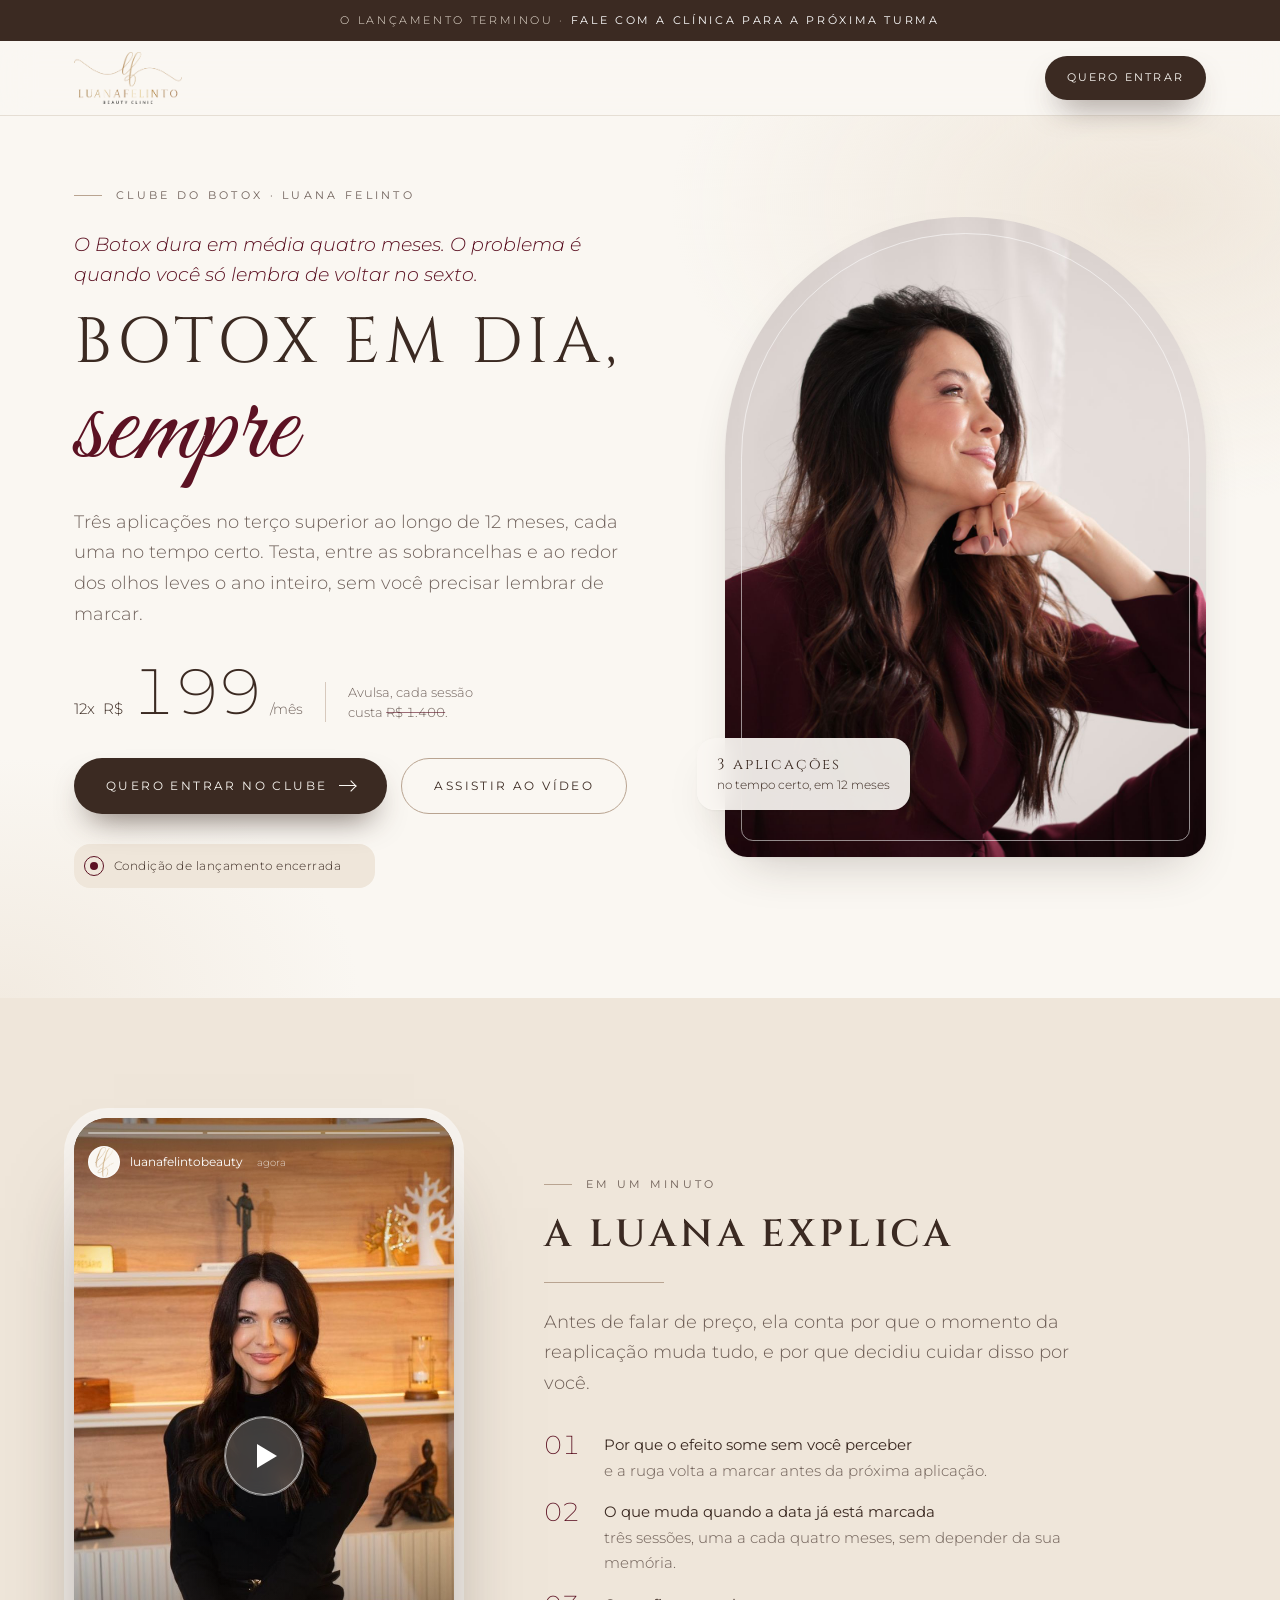
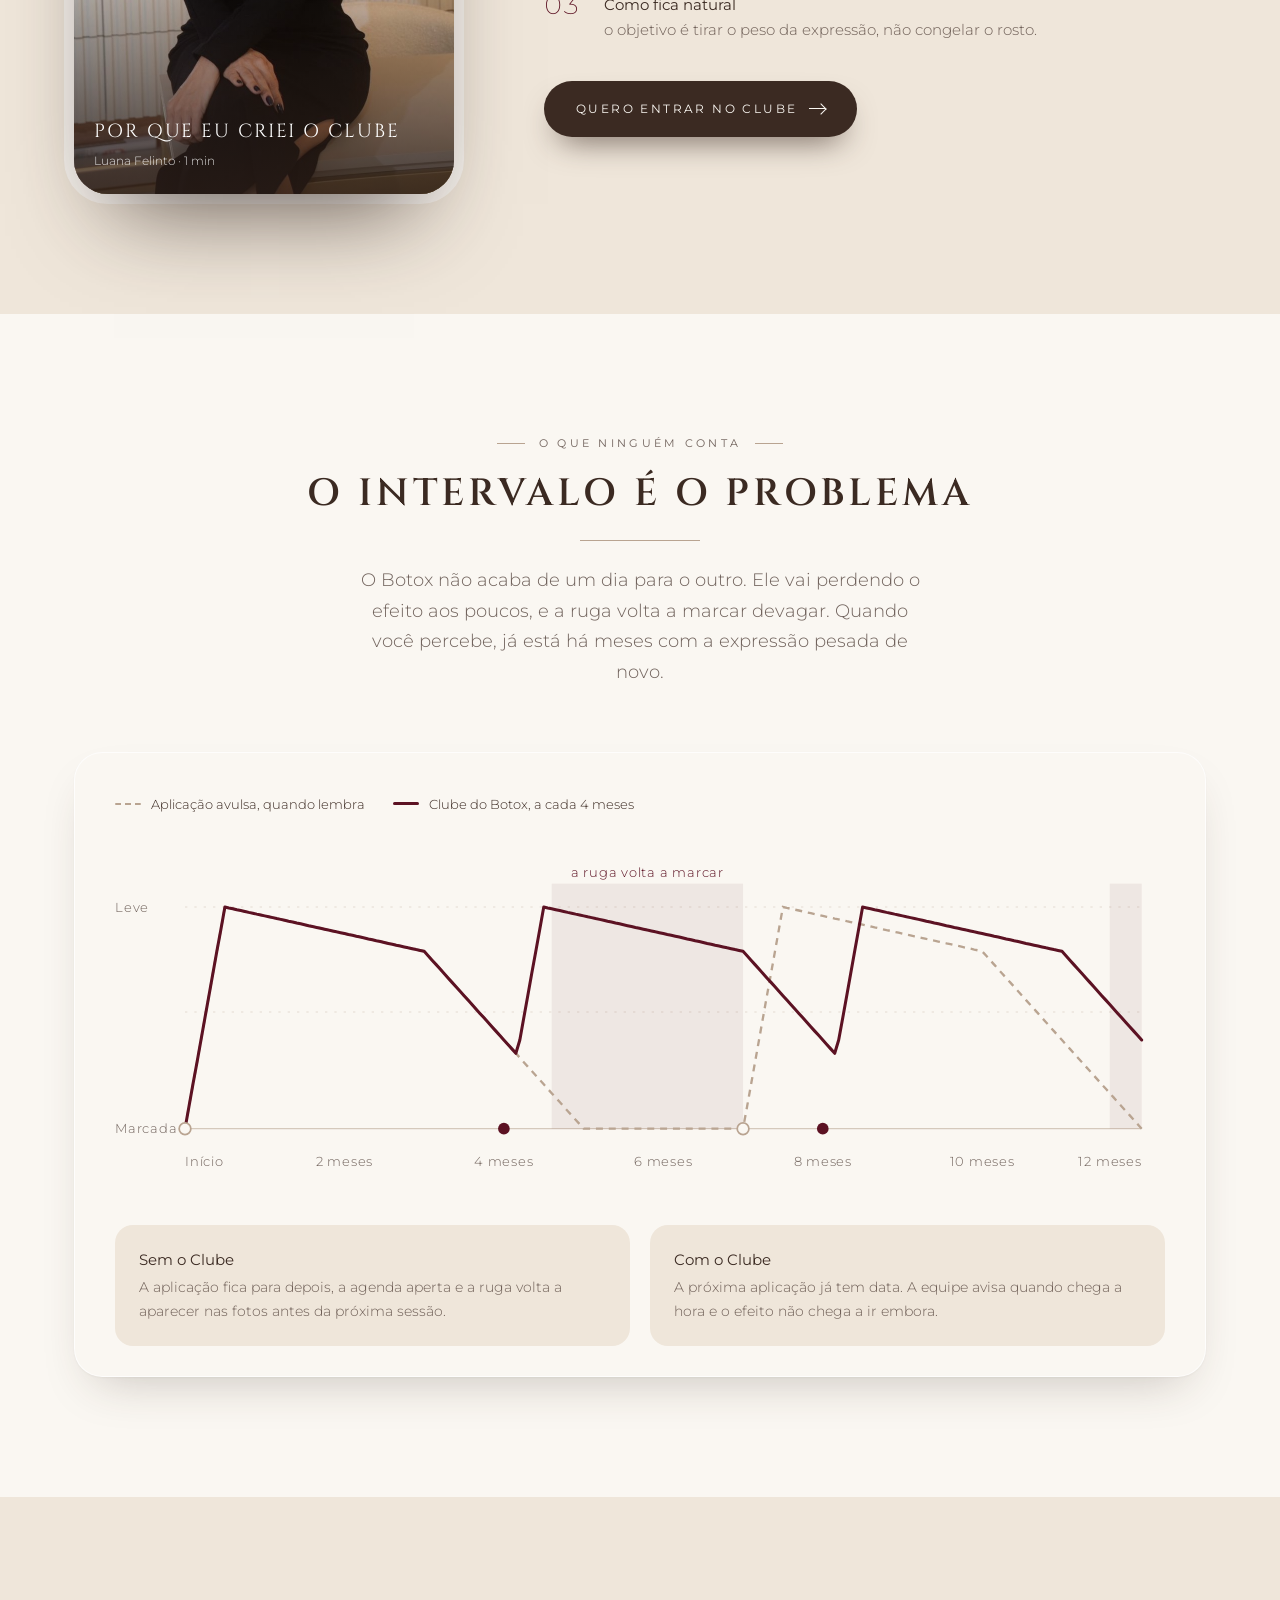
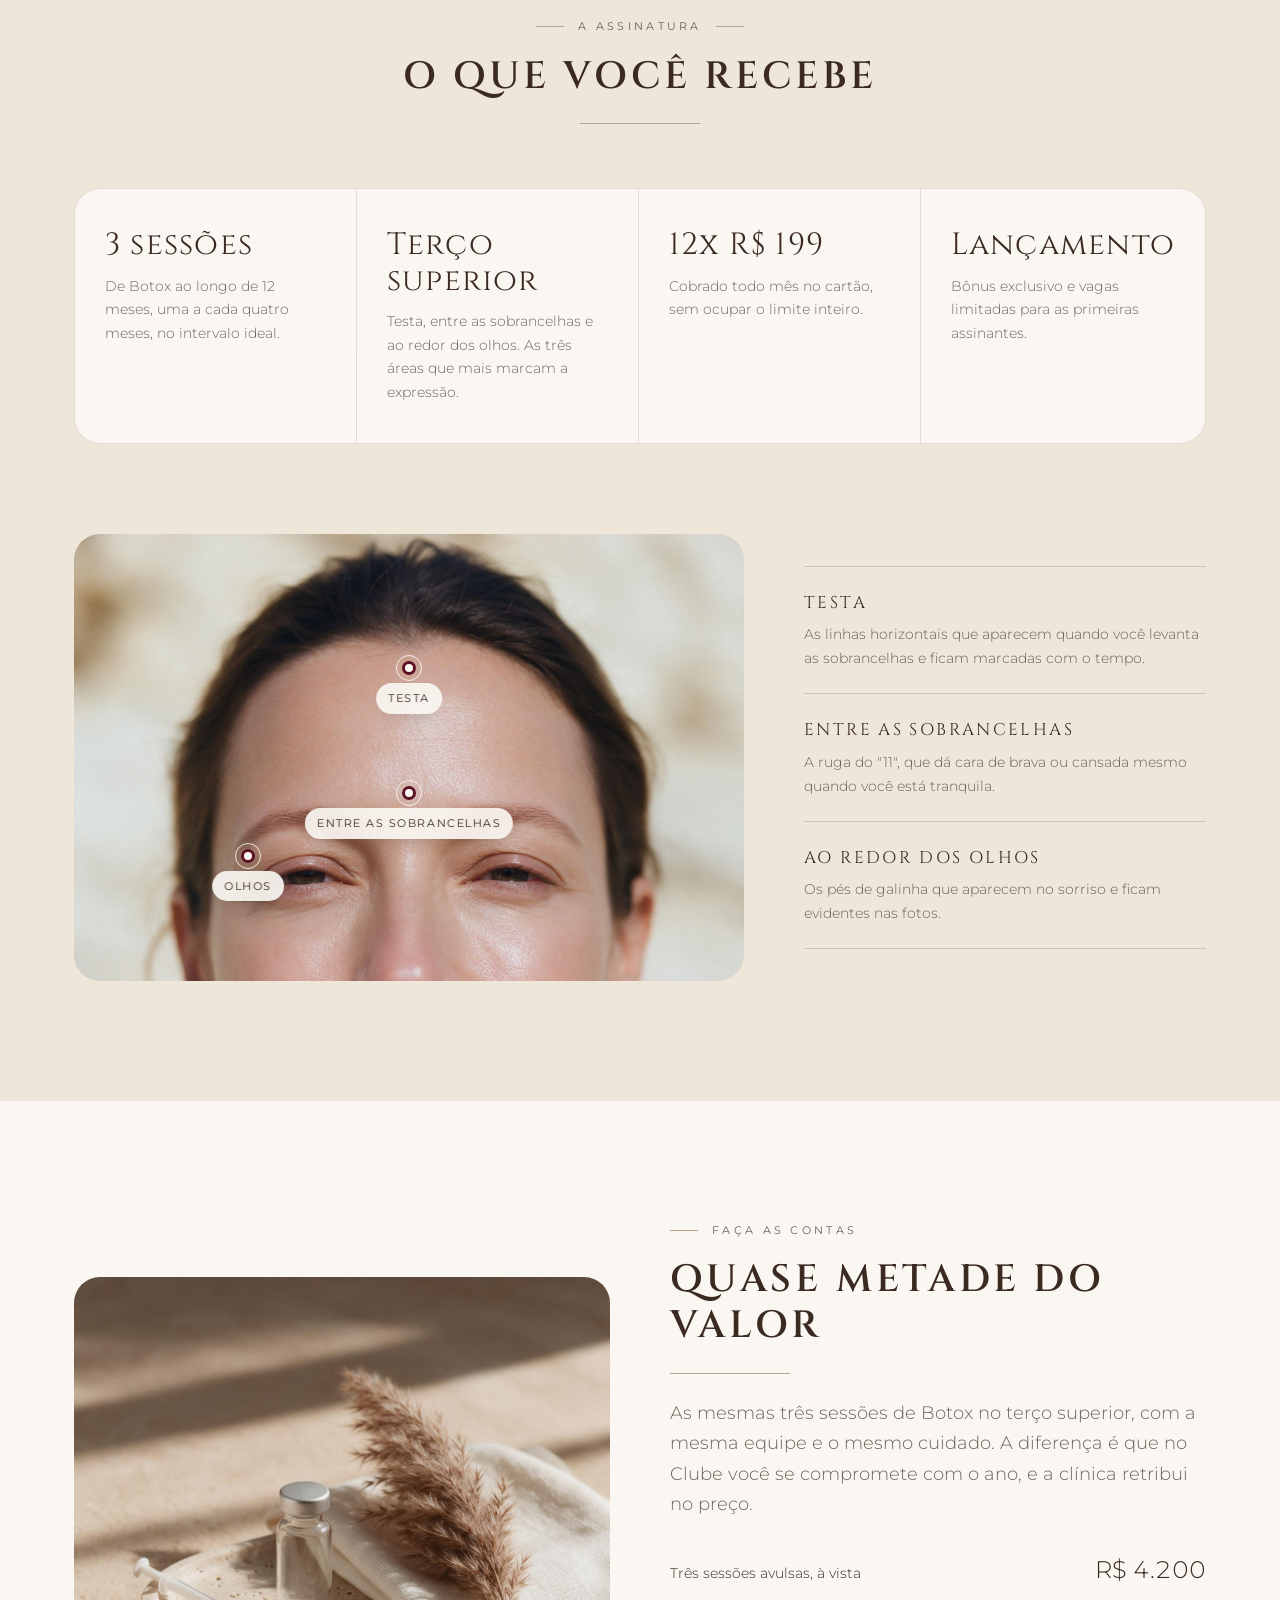
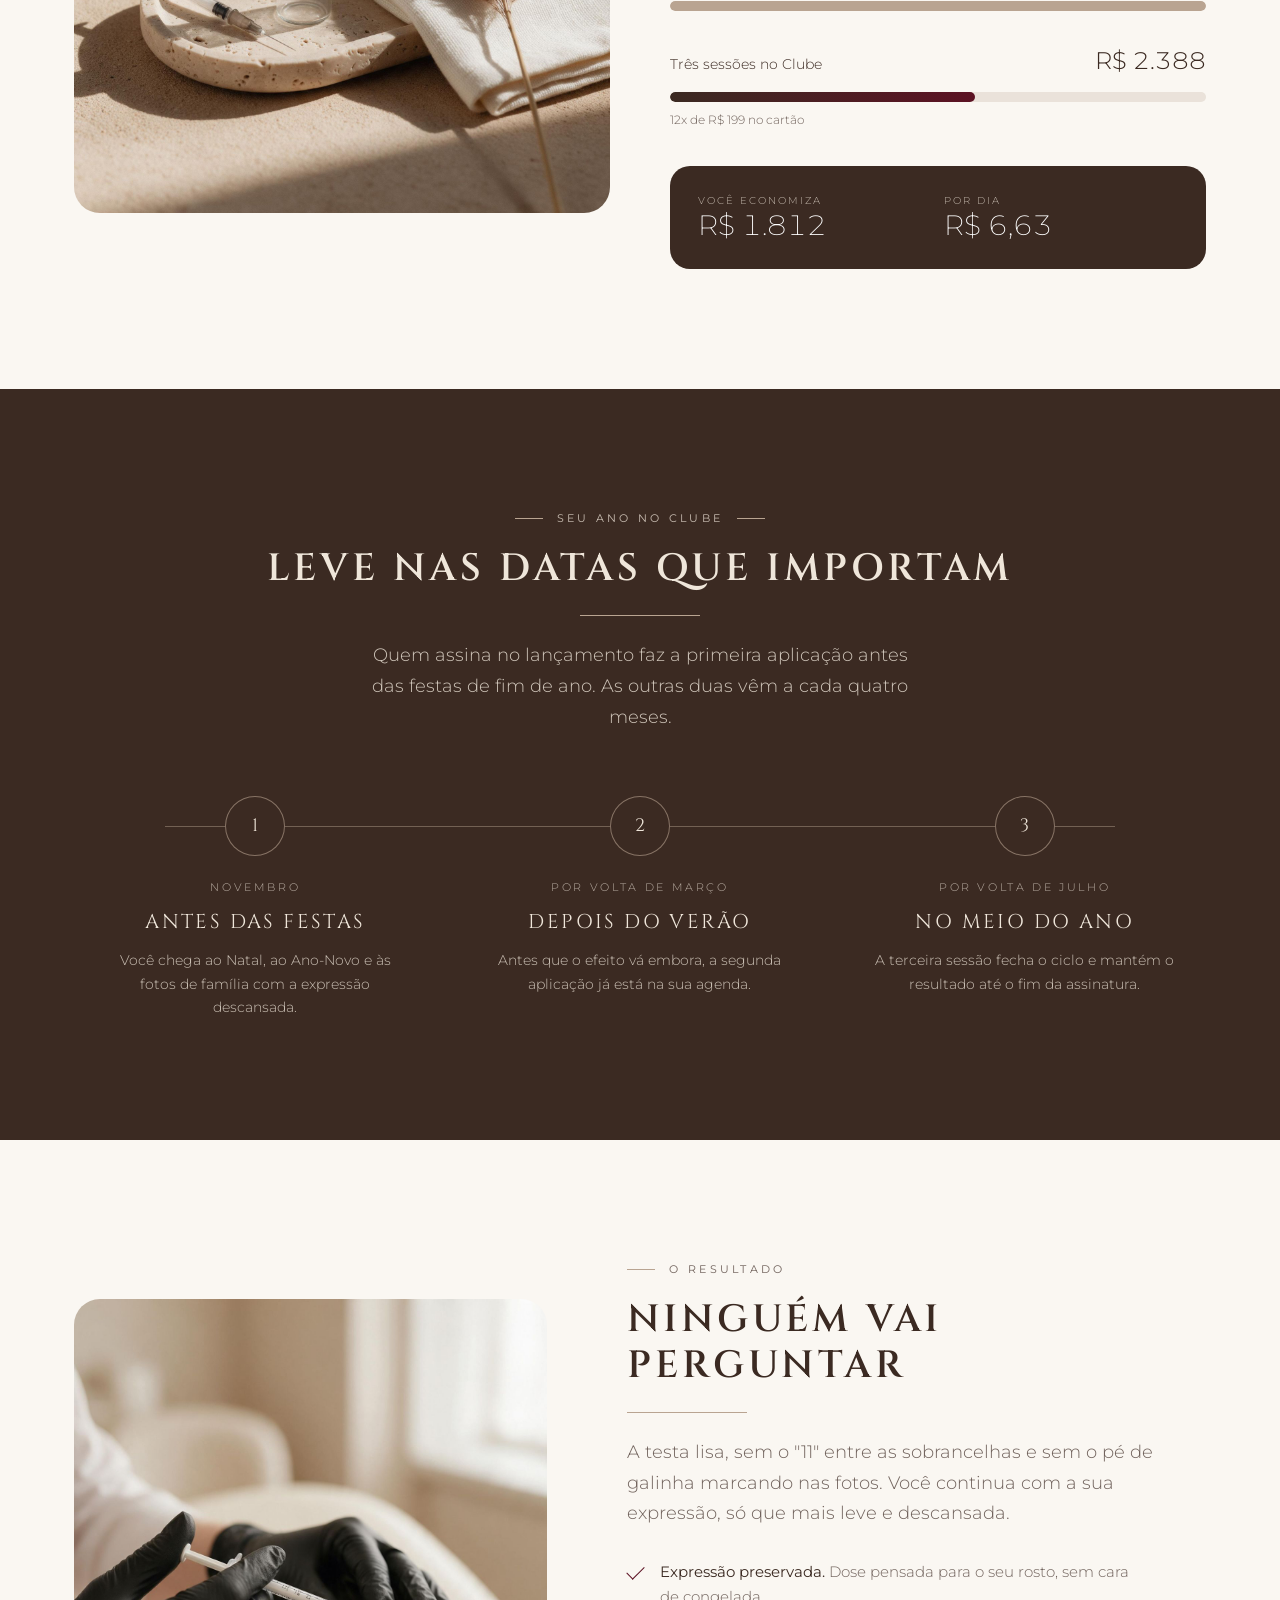
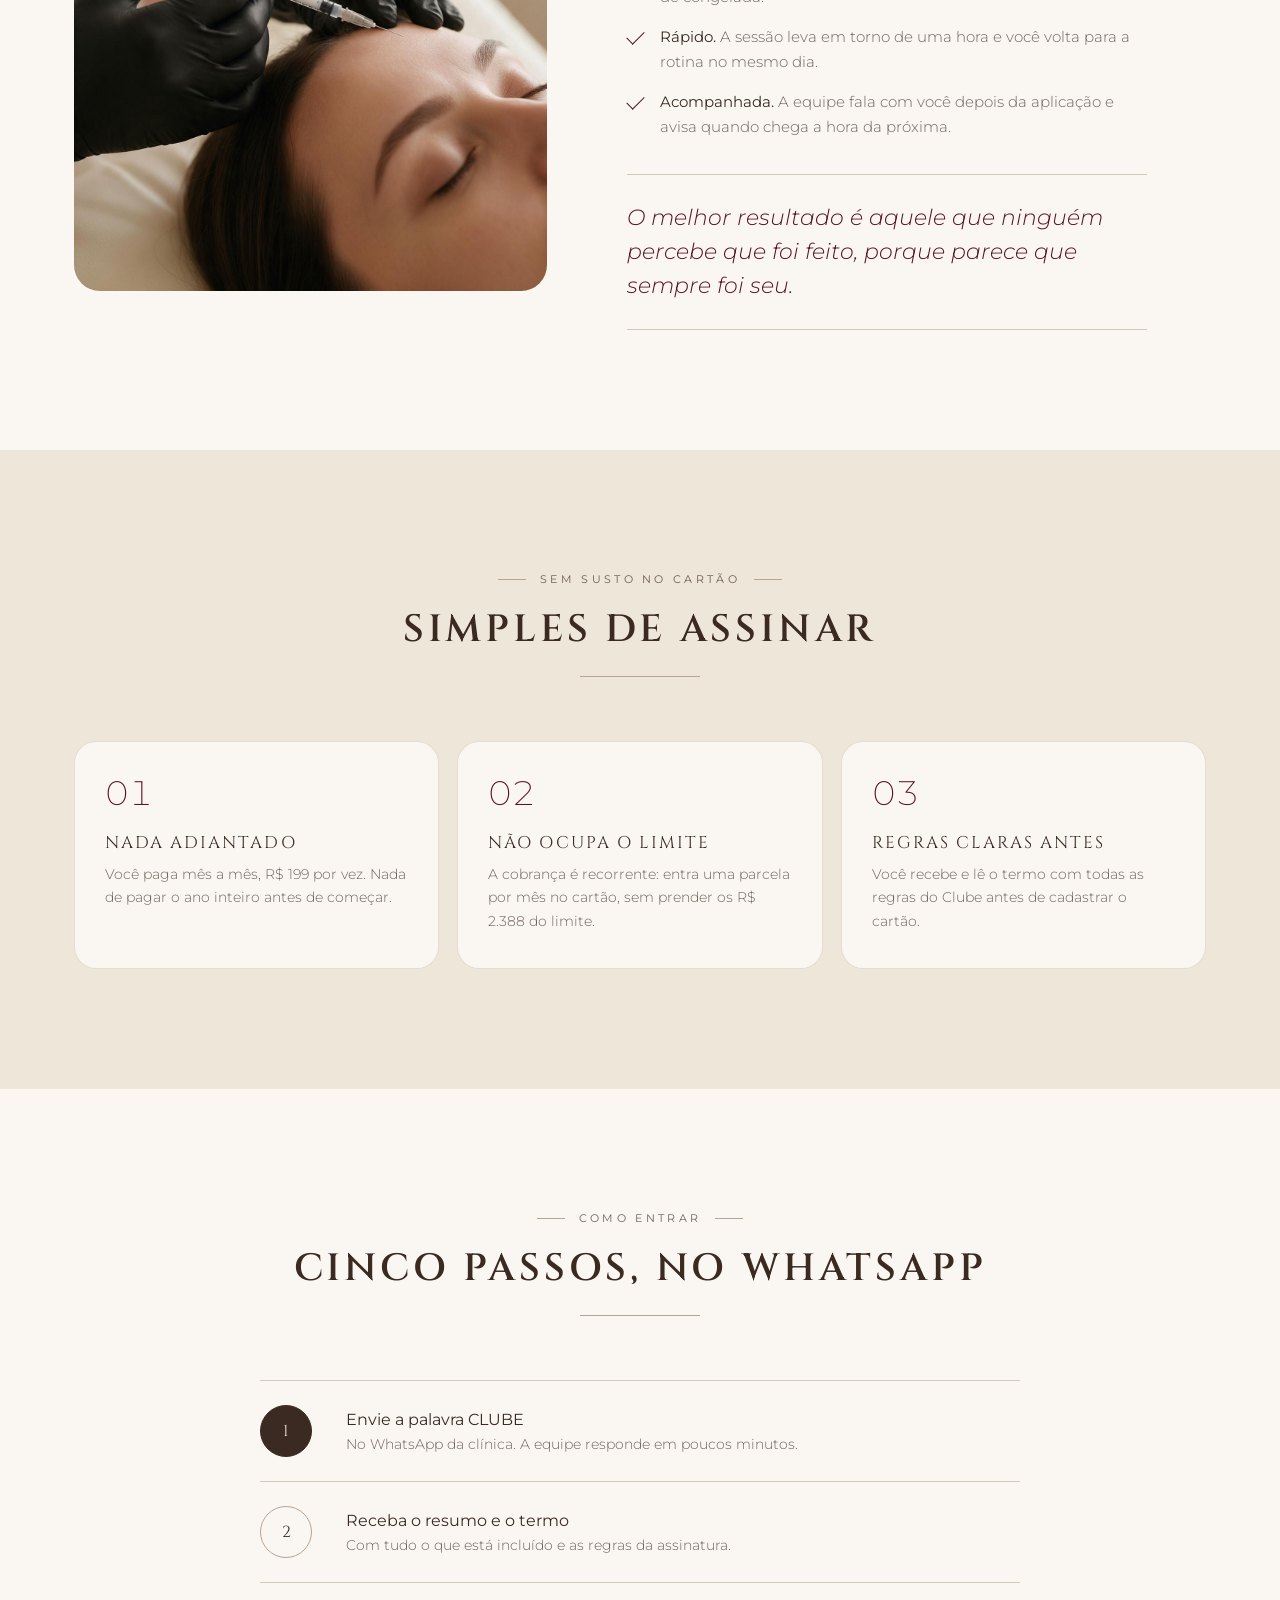
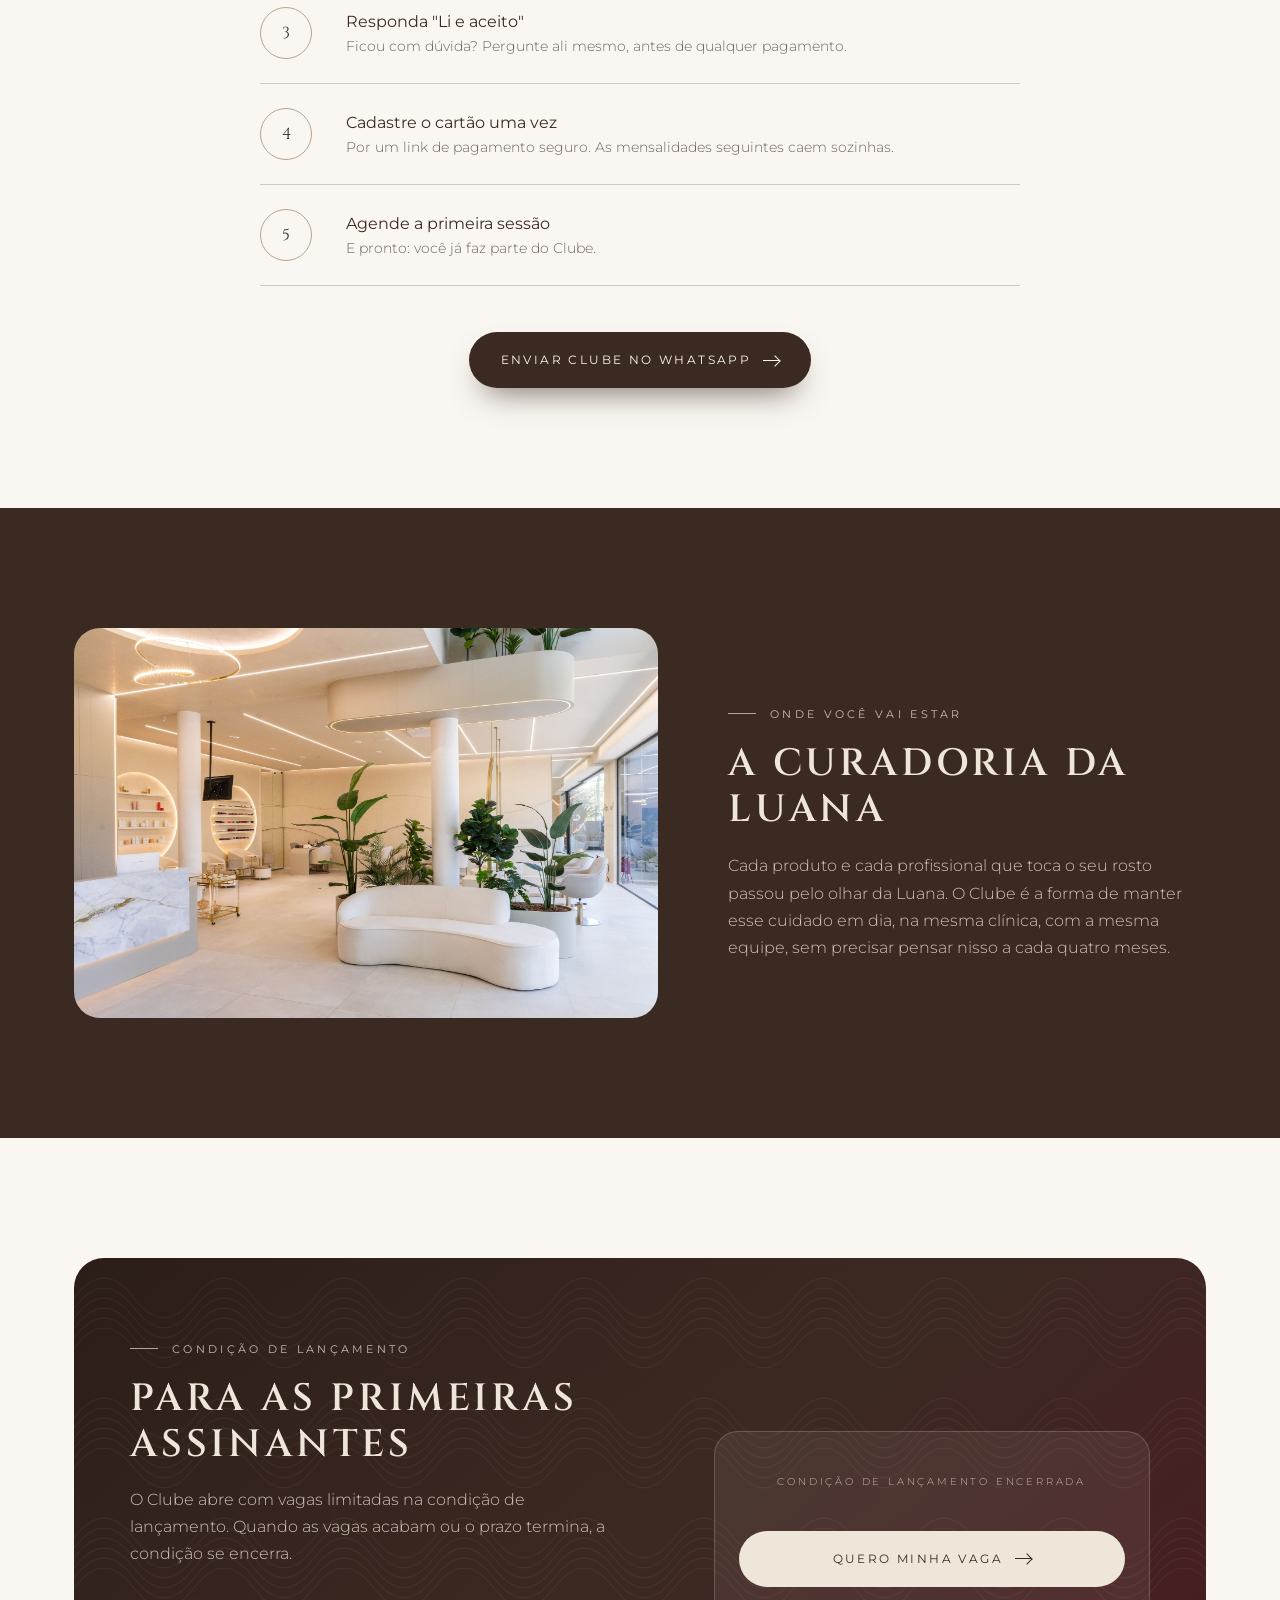
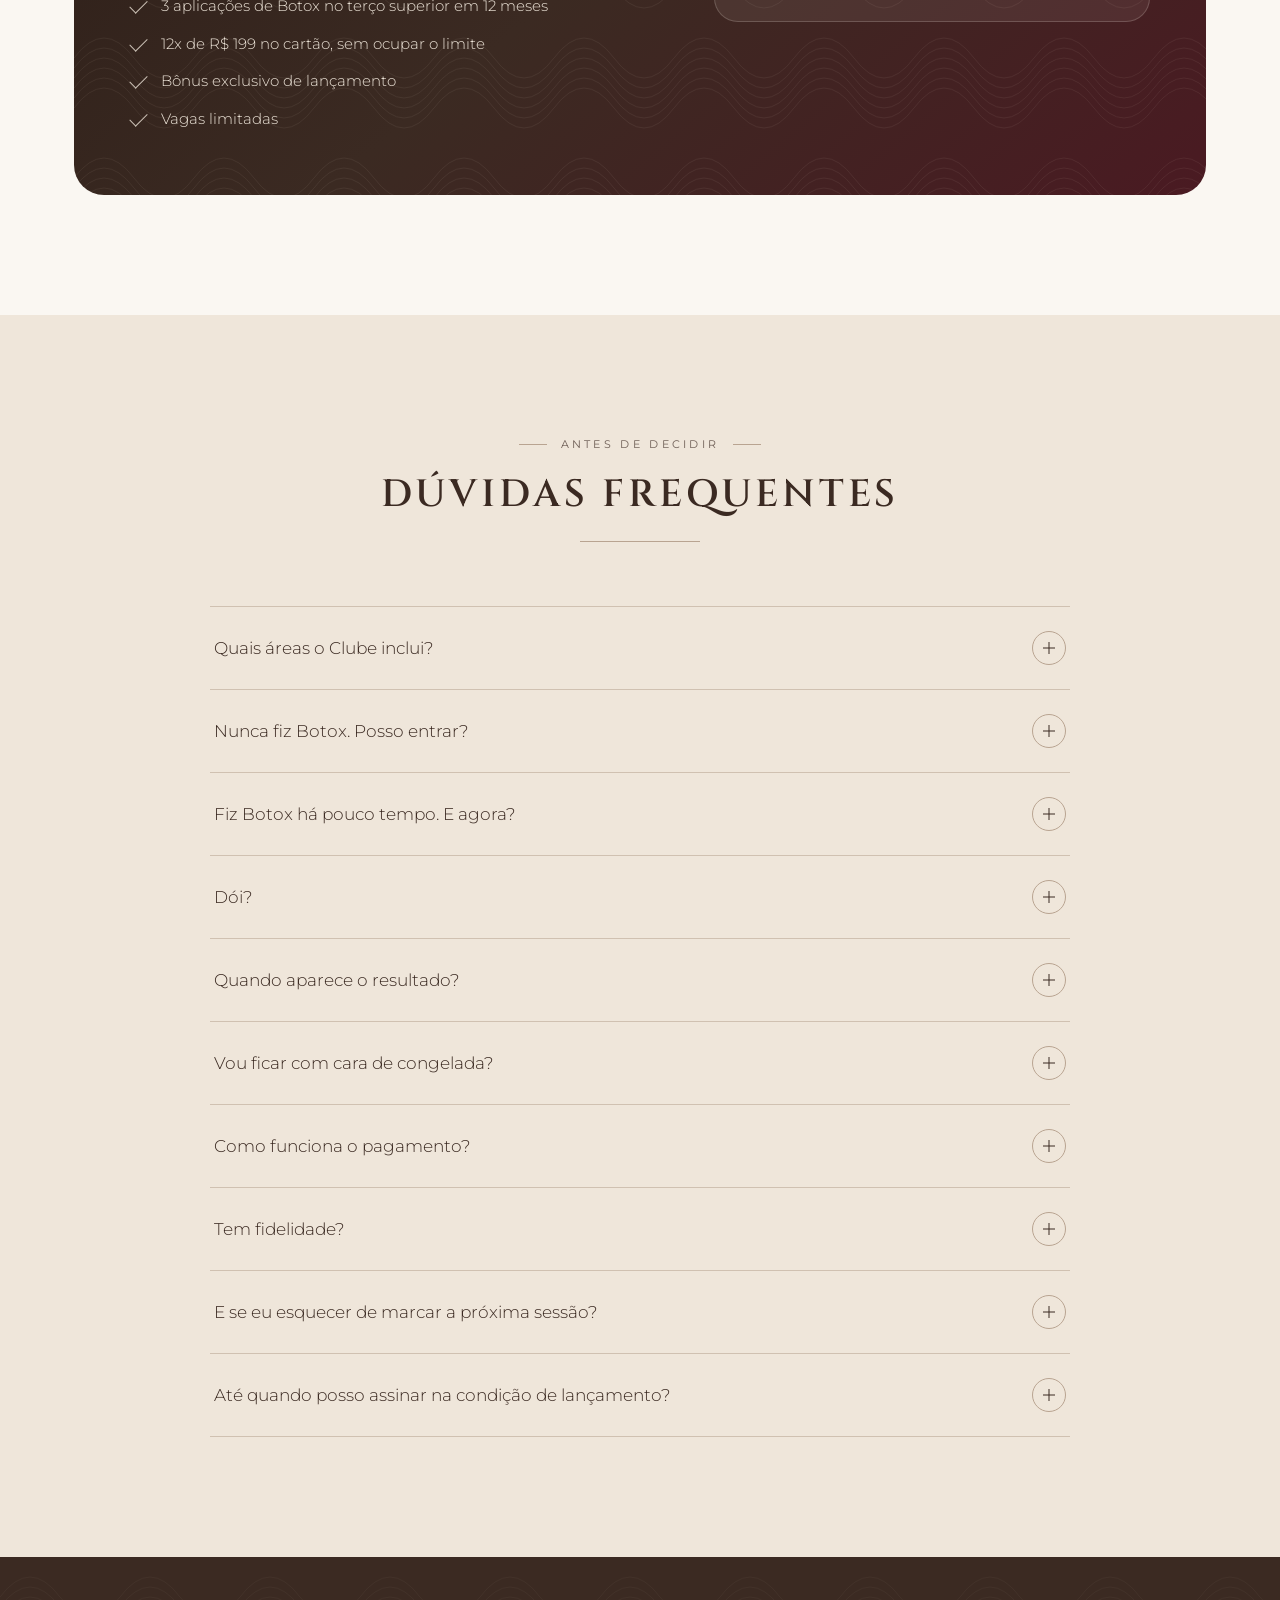
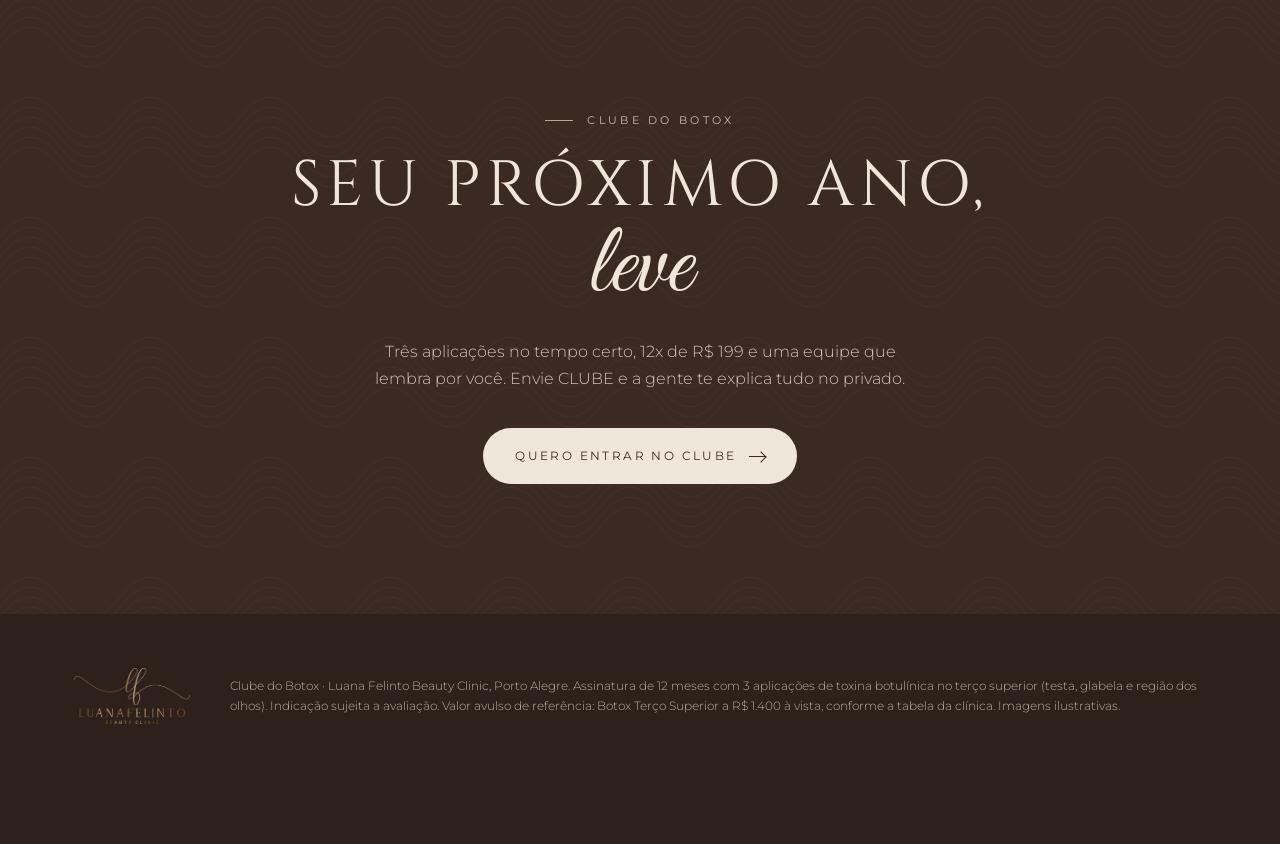
<file: clube-do-botox/index.html>
<!doctype html>
<html lang="pt-BR">
<head>
<meta charset="utf-8">
<meta name="viewport" content="width=device-width, initial-scale=1, viewport-fit=cover">
<title>Clube do Botox · Luana Felinto Beauty Clinic</title>
<meta name="description" content="Clube do Botox Luana Felinto: 3 aplicações de Botox no terço superior em 12 meses, no tempo certo, por 12x de R$ 199 no cartão.">
<meta name="theme-color" content="#3B2A22">
<meta property="og:title" content="Clube do Botox · Luana Felinto">
<meta property="og:description" content="Botox em dia o ano inteiro: 3 aplicações no terço superior por 12x de R$ 199.">
<meta property="og:image" content="https://eduardoschuman-glitch.github.io/luanafelinto/clube-do-botox/assets/luana-hero.jpg">
<link rel="icon" href="assets/monograma-lf-dourado.png">
<link rel="preconnect" href="https://fonts.googleapis.com">
<link rel="preconnect" href="https://fonts.gstatic.com" crossorigin>
<link href="https://fonts.googleapis.com/css2?family=Cinzel:wght@400;600&family=Montserrat:ital,wght@0,200;0,300;0,400;1,300&family=Great+Vibes&display=swap" rel="stylesheet">
<style>
:root{
  --areia:#FAF7F2;--creme:#EFE6DA;--taupe:#B9A491;--cafe:#3B2A22;--vinho:#5C1223;--branco:#FFFFFF;
  --cafe-70:rgba(59,42,34,.72);--cafe-60:rgba(59,42,34,.64);
  --linha:rgba(185,164,145,.55);--linha-e:rgba(185,164,145,.32);
  --raio:22px;--ease:cubic-bezier(.2,.7,.2,1);
  --sombra:0 1px 2px rgba(59,42,34,.04),0 22px 50px -22px rgba(59,42,34,.28);
}
*{box-sizing:border-box;margin:0;padding:0}
html{scroll-behavior:smooth;-webkit-text-size-adjust:100%}
body{background:var(--areia);color:var(--cafe);font-family:'Montserrat',system-ui,sans-serif;font-weight:300;font-size:16px;line-height:1.7;overflow-x:hidden;-webkit-font-smoothing:antialiased}
img{display:block;max-width:100%}
a{color:inherit;text-decoration:none}
button{font:inherit;color:inherit;background:none;border:0;cursor:pointer}
.num{font-variant-numeric:tabular-nums lining-nums}
.wrap{width:100%;max-width:1180px;margin:0 auto;padding:0 24px}
@media (max-width:640px){.wrap{padding:0 16px}}

.rotulo{font-size:11px;font-weight:400;letter-spacing:.3em;text-transform:uppercase;color:var(--cafe-70);display:flex;align-items:center;gap:14px}
.rotulo::before{content:"";width:28px;height:1px;background:var(--taupe)}
.centro{text-align:center}
.centro .rotulo{justify-content:center}
.centro .rotulo::after{content:"";width:28px;height:1px;background:var(--taupe)}
.titulo{font-family:'Cinzel',serif;font-weight:400;text-transform:uppercase;letter-spacing:.08em;line-height:1.15;font-size:clamp(34px,5vw,64px)}
.titulo-sec{font-family:'Cinzel',serif;font-weight:600;text-transform:uppercase;letter-spacing:.1em;line-height:1.2;font-size:clamp(24px,3.2vw,38px);margin-top:18px}
.script{font-family:'Great Vibes',cursive;color:var(--vinho);text-transform:none;letter-spacing:0;font-weight:400}
.sub{font-size:clamp(16px,1.5vw,18px);color:var(--cafe-70);max-width:560px}
.centro .sub{margin-left:auto;margin-right:auto}
.filete{width:120px;height:1px;background:var(--taupe);border:0;margin:24px 0}
.centro .filete{margin-left:auto;margin-right:auto}
.cab{margin-bottom:64px}

.btn{display:inline-flex;align-items:center;justify-content:center;gap:12px;height:56px;padding:0 32px;border-radius:999px;font-size:12px;font-weight:400;letter-spacing:.2em;text-transform:uppercase;white-space:nowrap;position:relative;overflow:hidden;transition:transform .5s var(--ease),box-shadow .5s var(--ease),background .4s}
.btn-cafe{background:var(--cafe);color:var(--areia);box-shadow:0 16px 32px -14px rgba(59,42,34,.75)}
.btn-cafe:hover{transform:translateY(-2px)}
.btn-linha{border:1px solid var(--taupe)}
.btn-linha:hover{background:var(--creme)}
.btn-creme{background:var(--creme);color:var(--cafe)}
.btn-creme:hover{transform:translateY(-2px);background:var(--branco)}
.btn::after{content:"";position:absolute;inset:0;background:linear-gradient(110deg,transparent 30%,rgba(255,255,255,.2) 50%,transparent 70%);transform:translateX(-120%);transition:transform .9s var(--ease)}
.btn:hover::after{transform:translateX(120%)}
.seta{width:16px;height:1px;background:currentColor;position:relative;transition:width .4s var(--ease)}
.seta::after{content:"";position:absolute;right:0;top:-3px;width:7px;height:7px;border-top:1px solid currentColor;border-right:1px solid currentColor;transform:rotate(45deg)}
.btn:hover .seta{width:24px}

/* faixa de lançamento */
.aviso-topo{background:var(--cafe);color:var(--creme);font-size:11px;letter-spacing:.24em;text-transform:uppercase;text-align:center;padding:11px 16px;position:relative;z-index:60}
.aviso-topo b{font-weight:400;color:var(--branco)}
@media (max-width:640px){.aviso-topo{font-size:9.5px;letter-spacing:.14em;padding:10px 12px}}

/* nav */
.nav{position:sticky;top:0;z-index:50;background:rgba(250,247,242,.85);backdrop-filter:blur(16px);-webkit-backdrop-filter:blur(16px);border-bottom:1px solid var(--linha-e)}
.nav .wrap{display:flex;align-items:center;justify-content:space-between;height:74px}
.nav img{height:52px;width:auto}
.nav .btn{height:44px;padding:0 22px;font-size:11px}
@media (max-width:640px){.nav .wrap{height:64px}.nav img{height:44px}.nav .btn{display:none}}

/* hero */
.hero{position:relative;padding:70px 0 110px;overflow:hidden}
.hero::before{content:"";position:absolute;inset:0;background:radial-gradient(800px 500px at 90% 10%,rgba(239,230,218,.95),transparent 60%),radial-gradient(600px 400px at 0% 100%,rgba(239,230,218,.7),transparent 60%);pointer-events:none}
.hero-grid{position:relative;display:grid;grid-template-columns:1.1fr .9fr;gap:64px;align-items:center}
.gancho{font-style:italic;font-size:clamp(16px,1.6vw,19px);color:var(--vinho);margin:26px 0 18px;max-width:520px;line-height:1.55}
.hero h1 .script{display:block;font-size:clamp(70px,9vw,124px);line-height:.85;margin-top:2px}
.hero .sub{margin-top:26px}
.preco-hero{display:flex;align-items:flex-end;gap:22px;margin-top:34px;flex-wrap:wrap}
.preco-hero .p{display:flex;align-items:baseline;gap:8px}
.preco-hero .p small{font-size:15px}
.preco-hero .p strong{font-weight:200;font-size:64px;line-height:.9;letter-spacing:-.02em}
.preco-hero .p em{font-style:normal;font-size:14px;color:var(--cafe-70)}
.preco-hero .ancora{font-size:13px;color:var(--cafe-70);line-height:1.55;padding-left:22px;border-left:1px solid var(--linha)}
.preco-hero .ancora s{text-decoration-color:rgba(92,18,35,.6)}
.preco-hero .ancora b{font-weight:400;color:var(--cafe)}
.hero-acoes{display:flex;flex-wrap:wrap;gap:14px;margin-top:36px}
.contador{display:inline-flex;align-items:center;gap:16px;margin-top:30px;padding:12px 18px 12px 16px;border-radius:16px;background:var(--creme);font-size:12px;letter-spacing:.04em}
.contador .pulso{width:8px;height:8px;border-radius:50%;background:var(--vinho);position:relative;flex:none}
.contador .pulso::after{content:"";position:absolute;inset:-6px;border-radius:50%;border:1px solid var(--vinho);animation:pulsa 2s var(--ease) infinite}
@keyframes pulsa{from{transform:scale(.4);opacity:1}to{transform:scale(1.6);opacity:0}}
.contador .t{display:flex;gap:10px}
.contador .t span{display:flex;flex-direction:column;align-items:center;min-width:30px}
.contador .t b{font-weight:300;font-size:20px;line-height:1.1}
.contador .t i{font-style:normal;font-size:9px;letter-spacing:.18em;text-transform:uppercase;color:var(--cafe-70)}
.hero-foto{position:relative;aspect-ratio:3/4;border-radius:240px 240px var(--raio) var(--raio);overflow:hidden;box-shadow:var(--sombra)}
.hero-foto img{width:100%;height:100%;object-fit:cover;object-position:50% 20%;transform:scale(1.08);transition:transform 2.4s var(--ease)}
.hero-foto.ok img{transform:scale(1)}
.hero-foto::after{content:"";position:absolute;inset:16px;border:1px solid rgba(255,255,255,.55);border-radius:228px 228px 12px 12px;pointer-events:none}
.selo-flut{position:absolute;left:-28px;bottom:48px;background:rgba(250,247,242,.92);backdrop-filter:blur(12px);-webkit-backdrop-filter:blur(12px);border-radius:18px;padding:16px 20px;box-shadow:var(--sombra);font-size:12px;line-height:1.45;animation:boia 7s ease-in-out infinite}
.selo-flut b{display:block;font-family:'Cinzel',serif;font-weight:400;font-size:15px;letter-spacing:.12em}
@keyframes boia{0%,100%{transform:translateY(0)}50%{transform:translateY(-10px)}}
@media (max-width:960px){.hero{padding:40px 0 80px}.hero-grid{grid-template-columns:1fr;gap:48px}.hero-foto{max-width:460px;margin:0 auto}.selo-flut{left:0}}
@media (max-width:640px){.preco-hero .p strong{font-size:54px}.preco-hero .ancora{padding-left:0;border-left:0}}

/* secoes */
.secao{padding:120px 0;position:relative}
.secao-creme{background:var(--creme)}
.secao-cafe{background:var(--cafe);color:var(--creme)}
.secao-cafe .rotulo{color:rgba(239,230,218,.78)}
.secao-cafe .sub{color:rgba(239,230,218,.82)}
@media (max-width:640px){.secao{padding:84px 0}.cab{margin-bottom:44px}}

.rev{opacity:0;transform:translateY(32px);transition:opacity 1.1s var(--ease),transform 1.1s var(--ease)}
.rev.ok{opacity:1;transform:none}
.d1{transition-delay:.12s}.d2{transition-delay:.24s}.d3{transition-delay:.36s}

/* video story */
.video-grid{display:grid;grid-template-columns:auto 1fr;gap:90px;align-items:center}
.story{position:relative;width:min(380px,82vw);aspect-ratio:9/16;border-radius:34px;overflow:hidden;background:#2B1D17;box-shadow:0 50px 90px -40px rgba(43,29,23,.75),0 0 0 10px rgba(255,255,255,.55);cursor:pointer;isolation:isolate}
.story video,.story img{position:absolute;inset:0;width:100%;height:100%;object-fit:cover}
.story img{transform:scale(1.04);transition:transform 1.4s var(--ease)}
.story:hover img{transform:scale(1.08)}
.story::after{content:"";position:absolute;inset:0;background:linear-gradient(180deg,rgba(0,0,0,.35) 0%,transparent 22%,transparent 60%,rgba(43,29,23,.8) 100%);pointer-events:none;z-index:1}
.story-barras{position:absolute;top:14px;left:14px;right:14px;display:flex;gap:4px;z-index:2}
.story-barras span{flex:1;height:2px;border-radius:2px;background:rgba(255,255,255,.4);overflow:hidden}
.story-barras span i{display:block;height:100%;width:0;background:var(--branco)}
.story-barras span:first-child i{animation:barra 6s linear infinite}
@keyframes barra{to{width:100%}}
.story-perfil{position:absolute;top:28px;left:14px;right:14px;display:flex;align-items:center;gap:10px;z-index:2;color:var(--branco);font-size:12px;font-weight:400}
.story-perfil .av{width:32px;height:32px;border-radius:50%;background:var(--areia) url(assets/monograma-lf-dourado.png) center/62% no-repeat;border:1px solid rgba(255,255,255,.8)}
.story-perfil small{opacity:.75;font-weight:300;margin-left:4px}
.story-play{position:absolute;inset:0;display:grid;place-items:center;z-index:2}
.story-play span{width:78px;height:78px;border-radius:50%;background:rgba(250,247,242,.22);backdrop-filter:blur(10px);-webkit-backdrop-filter:blur(10px);border:1px solid rgba(255,255,255,.6);display:grid;place-items:center;transition:transform .5s var(--ease),background .4s}
.story:hover .story-play span{transform:scale(1.08);background:rgba(250,247,242,.32)}
.story-play span::before{content:"";margin-left:6px;border-left:20px solid var(--branco);border-top:12px solid transparent;border-bottom:12px solid transparent}
.story-play span::after{content:"";position:absolute;width:78px;height:78px;border-radius:50%;border:1px solid rgba(255,255,255,.5);animation:pulsa 2.4s var(--ease) infinite}
.story-leg{position:absolute;left:20px;right:20px;bottom:22px;z-index:2;color:var(--branco)}
.story-leg p{font-family:'Cinzel',serif;font-size:19px;letter-spacing:.1em;text-transform:uppercase;line-height:1.3}
.story-leg small{display:block;margin-top:8px;font-size:12px;opacity:.85}
.story.tocando::after,.story.tocando .story-play,.story.tocando .story-leg,.story.tocando .story-perfil,.story.tocando .story-barras{opacity:0;transition:opacity .4s}
.video-txt .titulo-sec{margin-top:18px}
.video-pontos{list-style:none;margin-top:34px;display:grid;gap:16px;max-width:520px}
.video-pontos li{display:grid;grid-template-columns:44px 1fr;gap:16px;align-items:start;font-size:15px;color:var(--cafe-70)}
.video-pontos li b{display:block;color:var(--cafe);font-weight:400}
.video-pontos li span.n{font-weight:200;font-size:26px;line-height:1;color:var(--vinho)}
.video-txt .btn{margin-top:38px}
.toast{position:fixed;left:50%;bottom:90px;transform:translate(-50%,20px);opacity:0;background:var(--cafe);color:var(--creme);padding:12px 22px;border-radius:999px;font-size:13px;z-index:90;transition:all .5s var(--ease);pointer-events:none}
.toast.on{opacity:1;transform:translate(-50%,0)}
@media (max-width:960px){.video-grid{grid-template-columns:1fr;gap:50px;justify-items:center}.video-txt{max-width:560px}}

/* grafico */
.grafico-caixa{background:var(--areia);border-radius:28px;padding:40px 40px 30px;box-shadow:var(--sombra);border:1px solid rgba(255,255,255,.8)}
.grafico-leg{display:flex;flex-wrap:wrap;gap:28px;font-size:13px;margin-bottom:22px}
.grafico-leg span{display:flex;align-items:center;gap:10px}
.grafico-leg i{width:26px;height:2px;border-radius:2px;display:inline-block}
.grafico-leg .l-av i{background:repeating-linear-gradient(90deg,var(--taupe) 0 6px,transparent 6px 10px)}
.grafico-leg .l-cl i{background:var(--vinho);height:3px}
svg.graf{width:100%;height:auto;overflow:visible}
.graf .eixo{stroke:var(--linha);stroke-width:1}
.graf .grade{stroke:var(--linha-e);stroke-width:1;stroke-dasharray:2 6}
.graf text{font-family:'Montserrat',sans-serif;font-size:11px;fill:var(--cafe-70);letter-spacing:.06em}
.graf .av{fill:none;stroke:var(--taupe);stroke-width:2;stroke-dasharray:6 5}
.graf .cl{fill:none;stroke:var(--vinho);stroke-width:2.6;stroke-linecap:round;stroke-linejoin:round}
.graf .zona{fill:rgba(92,18,35,.07)}
.graf .ponto{fill:var(--vinho)}
.graf .ponto-av{fill:var(--areia);stroke:var(--taupe);stroke-width:1.5}
.graf .anot{font-size:11px;fill:var(--vinho)}
.graf-txt{display:grid;grid-template-columns:1fr 1fr;gap:20px;margin-top:30px}
.graf-txt div{padding:22px 24px;border-radius:18px;background:var(--creme)}
.graf-txt b{display:block;font-weight:400;font-size:15px;margin-bottom:4px}
.graf-txt p{font-size:14px;color:var(--cafe-70)}
@media (max-width:760px){.grafico-caixa{padding:24px 16px 20px}.graf-txt{grid-template-columns:1fr}.graf text{font-size:30px}.graf .anot{font-size:28px}.graf .y-lab,.graf .m-imp{display:none}.grafico-leg{gap:10px;flex-direction:column}}

/* oferta */
.oferta{display:grid;grid-template-columns:repeat(4,1fr);border-radius:26px;overflow:hidden;border:1px solid var(--linha-e);background:var(--areia)}
.oferta div{padding:38px 30px;border-right:1px solid var(--linha-e);transition:background .5s}
.oferta div:last-child{border-right:0}
.oferta div:hover{background:var(--branco)}
.oferta strong{display:block;font-family:'Cinzel',serif;font-weight:400;font-size:clamp(24px,2.4vw,32px);letter-spacing:.04em;line-height:1.15}
.oferta p{font-size:14px;color:var(--cafe-70);margin-top:12px}
@media (max-width:900px){.oferta{grid-template-columns:1fr 1fr}.oferta div:nth-child(2){border-right:0}.oferta div:nth-child(-n+2){border-bottom:1px solid var(--linha-e)}}
@media (max-width:520px){.oferta{grid-template-columns:1fr}.oferta div{border-right:0;border-bottom:1px solid var(--linha-e)}}

/* areas */
.areas{display:grid;grid-template-columns:1.25fr .75fr;gap:60px;align-items:center;margin-top:90px}
.areas-foto{position:relative;border-radius:26px;overflow:hidden;aspect-ratio:3/2}
.areas-foto img{width:100%;height:100%;object-fit:cover}
.hot{position:absolute;transform:translate(-50%,-50%);z-index:2}
.hot i{display:block;width:14px;height:14px;border-radius:50%;background:var(--areia);border:3px solid var(--vinho);position:relative}
.hot i::after{content:"";position:absolute;inset:-9px;border-radius:50%;border:1px solid rgba(250,247,242,.9);animation:pulsa 2.2s var(--ease) infinite}
.hot span{position:absolute;left:50%;top:22px;transform:translateX(-50%);white-space:nowrap;background:rgba(250,247,242,.92);backdrop-filter:blur(8px);-webkit-backdrop-filter:blur(8px);padding:6px 12px;border-radius:999px;font-size:11px;letter-spacing:.14em;text-transform:uppercase;font-weight:400;box-shadow:0 8px 20px -10px rgba(59,42,34,.4)}
.areas-lista{list-style:none;display:grid;gap:0}
.areas-lista li{padding:22px 0;border-top:1px solid var(--linha)}
.areas-lista li:last-child{border-bottom:1px solid var(--linha)}
.areas-lista h3{font-family:'Cinzel',serif;font-weight:400;font-size:17px;letter-spacing:.14em;text-transform:uppercase}
.areas-lista p{font-size:14px;color:var(--cafe-70);margin-top:6px}
@media (max-width:900px){.areas{grid-template-columns:1fr;gap:36px;margin-top:64px}}
@media (max-width:520px){.hot span{font-size:9.5px;padding:5px 9px;letter-spacing:.1em}}

/* contas */
.contas{display:grid;grid-template-columns:1fr 1fr;gap:60px;align-items:center}
.contas-foto{border-radius:26px;overflow:hidden;aspect-ratio:1}
.contas-foto img{width:100%;height:100%;object-fit:cover}
.barra-c{margin-top:30px}
.barra-c .topo{display:flex;justify-content:space-between;align-items:baseline;gap:16px;font-size:14px}
.barra-c .topo b{font-weight:300;font-size:24px}
.barra-c .trilho{height:10px;border-radius:10px;background:rgba(185,164,145,.25);margin-top:10px;overflow:hidden}
.barra-c .trilho i{display:block;height:100%;width:0;border-radius:10px;transition:width 1.6s var(--ease)}
.barra-c.avulso .trilho i{background:var(--taupe)}
.barra-c.clube .trilho i{background:linear-gradient(90deg,var(--cafe),var(--vinho))}
.barra-c small{display:block;font-size:12px;color:var(--cafe-70);margin-top:8px}
.economia{margin-top:36px;padding:26px 28px;border-radius:20px;background:var(--cafe);color:var(--creme);display:grid;grid-template-columns:repeat(2,1fr);gap:12px}
.economia small{display:block;font-size:10px;letter-spacing:.2em;text-transform:uppercase;opacity:.75}
.economia b{font-weight:200;font-size:28px;color:var(--branco);line-height:1.2}
@media (max-width:900px){.contas{grid-template-columns:1fr;gap:40px}.contas-foto{max-width:480px;aspect-ratio:4/3}}
@media (max-width:520px){.economia{grid-template-columns:1fr;gap:16px}}

/* ano */
.ano{position:relative;display:grid;grid-template-columns:repeat(3,1fr);gap:22px;margin-top:10px}
.ano::before{content:"";position:absolute;left:8%;right:8%;top:30px;height:1px;background:rgba(185,164,145,.45);transform-origin:left;transform:scaleX(var(--p,0));transition:transform 1.8s var(--ease)}
.sessao{position:relative;padding:0 6px;text-align:center}
.sessao .bola{width:60px;height:60px;margin:0 auto;border-radius:50%;display:grid;place-items:center;background:var(--cafe);border:1px solid rgba(185,164,145,.6);font-family:'Cinzel',serif;font-size:18px;color:var(--creme);position:relative;z-index:1}
.sessao small{display:block;margin-top:22px;font-size:11px;letter-spacing:.24em;text-transform:uppercase;color:rgba(239,230,218,.7)}
.sessao h3{font-family:'Cinzel',serif;font-weight:400;font-size:20px;letter-spacing:.12em;text-transform:uppercase;margin-top:8px;color:var(--creme)}
.sessao p{font-size:14px;color:rgba(239,230,218,.8);margin-top:10px;max-width:300px;margin-left:auto;margin-right:auto}
@media (max-width:820px){.ano{grid-template-columns:1fr;gap:44px}.ano::before{display:none}}

/* natural */
.natural{display:grid;grid-template-columns:.9fr 1.1fr;gap:80px;align-items:center}
.natural-foto{border-radius:26px;overflow:hidden;aspect-ratio:4/5;position:relative}
.natural-foto img{width:100%;height:100%;object-fit:cover}
.citacao{margin-top:34px;padding:26px 0;border-top:1px solid var(--linha);border-bottom:1px solid var(--linha);font-style:italic;font-size:clamp(18px,2vw,22px);line-height:1.55;color:var(--vinho);max-width:520px}
.lista-ok{list-style:none;margin-top:30px;display:grid;gap:14px;max-width:520px}
.lista-ok li{display:flex;gap:16px;font-size:15px;color:var(--cafe-70)}
.lista-ok li::before{content:"";flex:none;width:16px;height:8px;margin-top:7px;border-left:1px solid var(--vinho);border-bottom:1px solid var(--vinho);transform:rotate(-45deg)}
.lista-ok b{color:var(--cafe);font-weight:400}
@media (max-width:900px){.natural{grid-template-columns:1fr;gap:44px}.natural-foto{max-width:460px}}

/* seguro */
.seguro{display:grid;grid-template-columns:repeat(3,1fr);gap:18px}
.seguro div{padding:34px 30px;border-radius:22px;background:var(--areia);border:1px solid var(--linha-e);transition:transform .6s var(--ease),box-shadow .6s var(--ease)}
.seguro div:hover{transform:translateY(-6px);box-shadow:var(--sombra)}
.seguro span{font-weight:200;font-size:34px;line-height:1;color:var(--vinho)}
.seguro h3{font-family:'Cinzel',serif;font-weight:400;font-size:17px;letter-spacing:.12em;text-transform:uppercase;margin:18px 0 8px;line-height:1.35}
.seguro p{font-size:14px;color:var(--cafe-70)}
@media (max-width:900px){.seguro{grid-template-columns:1fr}}

/* passos */
.passos{list-style:none;max-width:760px;margin:0 auto;counter-reset:p}
.passos li{display:grid;grid-template-columns:64px 1fr;gap:22px;padding:24px 0;border-top:1px solid var(--linha);align-items:center}
.passos li:last-child{border-bottom:1px solid var(--linha)}
.passos .pn{width:52px;height:52px;border-radius:50%;border:1px solid var(--taupe);display:grid;place-items:center;font-family:'Cinzel',serif;font-size:16px}
.passos li:first-child .pn{background:var(--cafe);color:var(--creme);border-color:var(--cafe)}
.passos b{display:block;font-weight:400;font-size:16px}
.passos p{font-size:14px;color:var(--cafe-70)}
.passos-acao{text-align:center;margin-top:46px}

/* curadoria */
.cur{display:grid;grid-template-columns:1.1fr .9fr;gap:70px;align-items:center}
.cur-foto{border-radius:26px;overflow:hidden;aspect-ratio:3/2}
.cur-foto img{width:100%;height:100%;object-fit:cover;transition:transform 1.6s var(--ease)}
.cur-foto:hover img{transform:scale(1.04)}
.cur p{margin-top:20px;color:rgba(239,230,218,.82);max-width:480px}
.cur .titulo-sec{color:var(--creme)}
@media (max-width:900px){.cur{grid-template-columns:1fr;gap:40px}}

/* lancamento */
.lanc{position:relative;border-radius:30px;padding:64px 56px;background:linear-gradient(140deg,#2B1D17,#3B2A22 50%,#4A1A22);color:var(--creme);overflow:hidden;display:grid;grid-template-columns:1.1fr .9fr;gap:50px;align-items:center}
.lanc .guilhoche{position:absolute;inset:0;opacity:.12;pointer-events:none}
.lanc .titulo-sec{color:var(--creme)}
.lanc p{color:rgba(239,230,218,.82);margin-top:18px;max-width:480px}
.lanc-itens{list-style:none;margin-top:26px;display:grid;gap:12px;position:relative}
.lanc-itens li{display:flex;gap:14px;font-size:15px}
.lanc-itens li::before{content:"";flex:none;width:16px;height:8px;margin-top:7px;border-left:1px solid var(--creme);border-bottom:1px solid var(--creme);transform:rotate(-45deg);opacity:.8}
.relogio{position:relative;text-align:center;padding:34px 24px;border-radius:24px;background:rgba(239,230,218,.08);border:1px solid rgba(239,230,218,.2)}
.relogio small{font-size:10px;letter-spacing:.28em;text-transform:uppercase;opacity:.75}
.relogio .t{display:flex;justify-content:center;gap:14px;margin:16px 0 22px}
.relogio .t span{display:flex;flex-direction:column;align-items:center;min-width:56px}
.relogio .t b{font-weight:200;font-size:46px;line-height:1;color:var(--branco)}
.relogio .t i{font-style:normal;font-size:9.5px;letter-spacing:.2em;text-transform:uppercase;opacity:.7;margin-top:6px}
.relogio .btn{width:100%}
@media (max-width:900px){.lanc{grid-template-columns:1fr;padding:44px 24px}.relogio .t b{font-size:38px}.relogio .t span{min-width:46px}}

/* faq */
.faq{max-width:860px;margin:0 auto}
.faq details{border-bottom:1px solid var(--linha)}
.faq details:first-child{border-top:1px solid var(--linha)}
.faq summary{list-style:none;cursor:pointer;display:flex;justify-content:space-between;align-items:center;gap:24px;padding:24px 4px;font-size:17px;transition:color .3s}
.faq summary::-webkit-details-marker{display:none}
.faq summary:hover{color:var(--vinho)}
.faq summary:focus-visible{outline:2px solid var(--vinho);outline-offset:4px;border-radius:6px}
.mais{flex:none;width:34px;height:34px;border-radius:50%;border:1px solid var(--taupe);position:relative;transition:background .4s}
.mais::before,.mais::after{content:"";position:absolute;left:50%;top:50%;width:12px;height:1px;background:var(--cafe);transform:translate(-50%,-50%)}
.mais::after{transform:translate(-50%,-50%) rotate(90deg);transition:transform .5s var(--ease)}
details[open] .mais{background:var(--cafe)}
details[open] .mais::before,details[open] .mais::after{background:var(--creme)}
details[open] .mais::after{transform:translate(-50%,-50%) rotate(0)}
.resp{overflow:hidden;color:var(--cafe-70);font-size:15px;padding:0 60px 24px 4px}
@media (max-width:640px){.faq summary{font-size:15px;padding:20px 0}.resp{padding:0 0 22px}}

/* final */
.final{background:var(--cafe);color:var(--creme);padding:130px 0;text-align:center;position:relative;overflow:hidden}
.final .guilhoche{position:absolute;inset:0;opacity:.07;pointer-events:none}
.final .titulo{color:var(--creme);position:relative}
.final .titulo .script{display:block;font-size:clamp(60px,8vw,100px);line-height:.9;color:var(--creme)}
.final p{color:rgba(239,230,218,.82);max-width:540px;margin:24px auto 0;position:relative}
.final .btn{margin-top:36px}
footer{background:#2E201A;color:rgba(239,230,218,.72);padding:54px 0 120px;font-size:12px;line-height:1.7}
footer .wrap{display:grid;grid-template-columns:auto 1fr;gap:40px;align-items:center}
footer img{height:56px;width:auto}
@media (max-width:760px){footer .wrap{grid-template-columns:1fr;gap:20px}}

.barra-fixa{position:fixed;left:12px;right:12px;bottom:12px;z-index:70;display:none;align-items:center;justify-content:space-between;gap:12px;padding:10px 10px 10px 20px;border-radius:999px;background:rgba(59,42,34,.95);backdrop-filter:blur(14px);-webkit-backdrop-filter:blur(14px);color:var(--creme);box-shadow:0 20px 40px -16px rgba(0,0,0,.5);transform:translateY(150%);transition:transform .6s var(--ease)}
.barra-fixa.on{transform:none}
.barra-fixa small{display:block;font-size:9px;letter-spacing:.24em;text-transform:uppercase;opacity:.7}
.barra-fixa b{font-weight:300;font-size:14px;white-space:nowrap}
.barra-fixa .btn{height:44px;padding:0 20px;font-size:10px}
@media (max-width:900px){.barra-fixa{display:flex}}

@media (prefers-reduced-motion:reduce){*,*::before,*::after{animation:none!important;transition:none!important}.rev{opacity:1;transform:none}}
</style>
</head>
<body>

<svg width="0" height="0" style="position:absolute" aria-hidden="true"><defs>
  <pattern id="gui" width="120" height="120" patternUnits="userSpaceOnUse">
    <path d="M0 40 Q30 0 60 40 T120 40M0 50 Q30 10 60 50 T120 50M0 60 Q30 20 60 60 T120 60M0 70 Q30 30 60 70 T120 70M0 80 Q30 40 60 80 T120 80M0 90 Q30 50 60 90 T120 90" fill="none" stroke="#E9DCCB" stroke-width=".6"/>
  </pattern>
</defs></svg>

<div class="aviso-topo" id="aviso-topo">Lançamento · assinaturas de <b>26 a 30 de outubro</b></div>

<header class="nav">
  <div class="wrap">
    <img src="assets/logo-apoio-fundo-claro.png" alt="Luana Felinto Beauty Clinic">
    <a class="btn btn-cafe js-clube" href="#" target="_blank" rel="noopener">Quero entrar</a>
  </div>
</header>

<main>
  <!-- HERO -->
  <section class="hero">
    <div class="wrap hero-grid">
      <div>
        <p class="rotulo rev">Clube do Botox · Luana Felinto</p>
        <p class="gancho rev d1">O Botox dura em média quatro meses. O problema é quando você só lembra de voltar no sexto.</p>
        <h1 class="titulo rev d1">Botox em dia, <span class="script">sempre</span></h1>
        <p class="sub rev d2">Três aplicações no terço superior ao longo de 12 meses, cada uma no tempo certo. Testa, entre as sobrancelhas e ao redor dos olhos leves o ano inteiro, sem você precisar lembrar de marcar.</p>
        <div class="preco-hero rev d2">
          <div class="p"><small>12x</small><small>R$</small><strong class="num">199</strong><em>/mês</em></div>
          <p class="ancora">Avulsa, cada sessão<br>custa <s class="num">R$ 1.400</s>.</p>
        </div>
        <div class="hero-acoes rev d3">
          <a class="btn btn-cafe js-clube" href="#" target="_blank" rel="noopener">Quero entrar no Clube <span class="seta"></span></a>
          <a class="btn btn-linha" href="#video">Assistir ao vídeo</a>
        </div>
        <div class="contador rev d3" aria-live="polite">
          <span class="pulso"></span>
          <span class="js-cont-rotulo">Assinaturas encerram em</span>
          <span class="t js-cont"></span>
        </div>
      </div>
      <div class="rev d1" style="position:relative">
        <div class="hero-foto" id="hero-foto"><img src="assets/luana-hero.jpg" alt="Luana Felinto" fetchpriority="high"></div>
        <div class="selo-flut"><b>3 aplicações</b>no tempo certo, em 12 meses</div>
      </div>
    </div>
  </section>

  <!-- VIDEO (segunda dobra) -->
  <section class="secao secao-creme" id="video">
    <div class="wrap video-grid">
      <div class="story rev" id="story" role="button" tabindex="0" aria-label="Assistir ao vídeo da Luana sobre o Clube do Botox">
        <img src="assets/video-capa.jpg" alt="Luana Felinto na clínica">
        <div class="story-barras"><span><i></i></span><span><i></i></span><span><i></i></span></div>
        <div class="story-perfil"><span class="av"></span>luanafelintobeauty<small>agora</small></div>
        <div class="story-play"><span></span></div>
        <div class="story-leg"><p>Por que eu criei o Clube</p><small>Luana Felinto · 1 min</small></div>
      </div>
      <div class="video-txt">
        <p class="rotulo rev">Em um minuto</p>
        <h2 class="titulo-sec rev d1">A Luana explica</h2>
        <hr class="filete rev d1">
        <p class="sub rev d2">Antes de falar de preço, ela conta por que o momento da reaplicação muda tudo, e por que decidiu cuidar disso por você.</p>
        <ul class="video-pontos rev d2">
          <li><span class="n num">01</span><span><b>Por que o efeito some sem você perceber</b>e a ruga volta a marcar antes da próxima aplicação.</span></li>
          <li><span class="n num">02</span><span><b>O que muda quando a data já está marcada</b>três sessões, uma a cada quatro meses, sem depender da sua memória.</span></li>
          <li><span class="n num">03</span><span><b>Como fica natural</b>o objetivo é tirar o peso da expressão, não congelar o rosto.</span></li>
        </ul>
        <a class="btn btn-cafe js-clube rev d3" href="#" target="_blank" rel="noopener">Quero entrar no Clube <span class="seta"></span></a>
      </div>
    </div>
  </section>

  <!-- O PROBLEMA -->
  <section class="secao">
    <div class="wrap">
      <div class="cab centro">
        <p class="rotulo rev">O que ninguém conta</p>
        <h2 class="titulo-sec rev d1">O intervalo é o problema</h2>
        <hr class="filete rev d1">
        <p class="sub rev d2">O Botox não acaba de um dia para o outro. Ele vai perdendo o efeito aos poucos, e a ruga volta a marcar devagar. Quando você percebe, já está há meses com a expressão pesada de novo.</p>
      </div>
      <div class="grafico-caixa rev d1" id="grafico">
        <div class="grafico-leg">
          <span class="l-av"><i></i>Aplicação avulsa, quando lembra</span>
          <span class="l-cl"><i></i>Clube do Botox, a cada 4 meses</span>
        </div>
        <svg class="graf" viewBox="0 0 900 300" role="img" aria-label="Gráfico: efeito do Botox ao longo de 12 meses. Na aplicação avulsa o efeito cai e fica baixo por meses; no Clube, a reaplicação a cada 4 meses mantém o efeito alto o ano todo.">
          <line class="grade" x1="60" y1="60" x2="880" y2="60"/>
          <line class="grade" x1="60" y1="150" x2="880" y2="150"/>
          <line class="eixo" x1="60" y1="250" x2="880" y2="250"/>
          <text class="y-lab" x="0" y="64">Leve</text>
          <text class="y-lab" x="0" y="254">Marcada</text>
          <g id="meses"></g>
          <rect class="zona" id="zona1" x="0" y="40" width="0" height="210"/>
          <rect class="zona" id="zona2" x="0" y="40" width="0" height="210"/>
          <path class="av" id="linha-av" d=""/>
          <path class="cl" id="linha-cl" d=""/>
          <g id="pontos"></g>
          <text class="anot" id="anot1" x="0" y="34"></text>
        </svg>
        <div class="graf-txt">
          <div><b>Sem o Clube</b><p>A aplicação fica para depois, a agenda aperta e a ruga volta a aparecer nas fotos antes da próxima sessão.</p></div>
          <div><b>Com o Clube</b><p>A próxima aplicação já tem data. A equipe avisa quando chega a hora e o efeito não chega a ir embora.</p></div>
        </div>
      </div>
    </div>
  </section>

  <!-- O QUE INCLUI -->
  <section class="secao secao-creme" id="clube">
    <div class="wrap">
      <div class="cab centro">
        <p class="rotulo rev">A assinatura</p>
        <h2 class="titulo-sec rev d1">O que você recebe</h2>
        <hr class="filete rev d1">
      </div>
      <div class="oferta rev d1">
        <div><strong class="num">3 sessões</strong><p>De Botox ao longo de 12 meses, uma a cada quatro meses, no intervalo ideal.</p></div>
        <div><strong>Terço superior</strong><p>Testa, entre as sobrancelhas e ao redor dos olhos. As três áreas que mais marcam a expressão.</p></div>
        <div><strong class="num">12x R$ 199</strong><p>Cobrado todo mês no cartão, sem ocupar o limite inteiro.</p></div>
        <div><strong>Lançamento</strong><p class="js-bonus">Bônus exclusivo e vagas limitadas para as primeiras assinantes.</p></div>
      </div>

      <div class="areas">
        <div class="areas-foto rev">
          <img src="assets/tercosup.jpg" alt="Terço superior do rosto: testa, sobrancelhas e olhos" loading="lazy">
          <div class="hot" style="left:50%;top:30%"><i></i><span>Testa</span></div>
          <div class="hot" style="left:50%;top:58%"><i></i><span>Entre as sobrancelhas</span></div>
          <div class="hot" style="left:26%;top:72%"><i></i><span>Olhos</span></div>
        </div>
        <ul class="areas-lista rev d1">
          <li><h3>Testa</h3><p>As linhas horizontais que aparecem quando você levanta as sobrancelhas e ficam marcadas com o tempo.</p></li>
          <li><h3>Entre as sobrancelhas</h3><p>A ruga do "11", que dá cara de brava ou cansada mesmo quando você está tranquila.</p></li>
          <li><h3>Ao redor dos olhos</h3><p>Os pés de galinha que aparecem no sorriso e ficam evidentes nas fotos.</p></li>
        </ul>
      </div>
    </div>
  </section>

  <!-- CONTAS -->
  <section class="secao" id="contas">
    <div class="wrap contas">
      <div class="contas-foto rev"><img src="assets/still.jpg" alt="Frasco e seringa sobre bandeja de travertino" loading="lazy"></div>
      <div>
        <p class="rotulo rev">Faça as contas</p>
        <h2 class="titulo-sec rev d1">Quase metade do valor</h2>
        <hr class="filete rev d1">
        <p class="sub rev d2">As mesmas três sessões de Botox no terço superior, com a mesma equipe e o mesmo cuidado. A diferença é que no Clube você se compromete com o ano, e a clínica retribui no preço.</p>
        <div class="barra-c avulso rev d2"><div class="topo"><span>Três sessões avulsas, à vista</span><b class="num js-avulso"></b></div><div class="trilho"><i data-w="100"></i></div></div>
        <div class="barra-c clube rev d2"><div class="topo"><span>Três sessões no Clube</span><b class="num js-clube-total"></b></div><div class="trilho"><i class="js-clube-w"></i></div><small>12x de R$ 199 no cartão</small></div>
        <div class="economia rev d3">
          <div><small>Você economiza</small><b class="num js-eco"></b></div>
          <div><small>Por dia</small><b class="num js-dia"></b></div>
        </div>
      </div>
    </div>
  </section>

  <!-- SEU ANO -->
  <section class="secao secao-cafe">
    <div class="wrap">
      <div class="cab centro">
        <p class="rotulo rev">Seu ano no Clube</p>
        <h2 class="titulo-sec rev d1" style="color:var(--creme)">Leve nas datas que importam</h2>
        <hr class="filete rev d1">
        <p class="sub rev d2">Quem assina no lançamento faz a primeira aplicação antes das festas de fim de ano. As outras duas vêm a cada quatro meses.</p>
      </div>
      <div class="ano" id="ano">
        <div class="sessao rev"><div class="bola">1</div><small>Novembro</small><h3>Antes das festas</h3><p>Você chega ao Natal, ao Ano-Novo e às fotos de família com a expressão descansada.</p></div>
        <div class="sessao rev d1"><div class="bola">2</div><small>Por volta de março</small><h3>Depois do verão</h3><p>Antes que o efeito vá embora, a segunda aplicação já está na sua agenda.</p></div>
        <div class="sessao rev d2"><div class="bola">3</div><small>Por volta de julho</small><h3>No meio do ano</h3><p>A terceira sessão fecha o ciclo e mantém o resultado até o fim da assinatura.</p></div>
      </div>
    </div>
  </section>

  <!-- NATURAL -->
  <section class="secao">
    <div class="wrap natural">
      <div class="natural-foto rev"><img src="assets/aplicacao.jpg" alt="Aplicação de Botox na testa com luvas pretas" loading="lazy"></div>
      <div>
        <p class="rotulo rev">O resultado</p>
        <h2 class="titulo-sec rev d1">Ninguém vai perguntar</h2>
        <hr class="filete rev d1">
        <p class="sub rev d2">A testa lisa, sem o "11" entre as sobrancelhas e sem o pé de galinha marcando nas fotos. Você continua com a sua expressão, só que mais leve e descansada.</p>
        <ul class="lista-ok rev d2">
          <li><span><b>Expressão preservada.</b> Dose pensada para o seu rosto, sem cara de congelada.</span></li>
          <li><span><b>Rápido.</b> A sessão leva em torno de uma hora e você volta para a rotina no mesmo dia.</span></li>
          <li><span><b>Acompanhada.</b> A equipe fala com você depois da aplicação e avisa quando chega a hora da próxima.</span></li>
        </ul>
        <blockquote class="citacao rev d3">O melhor resultado é aquele que ninguém percebe que foi feito, porque parece que sempre foi seu.</blockquote>
      </div>
    </div>
  </section>

  <!-- SEGURO -->
  <section class="secao secao-creme">
    <div class="wrap">
      <div class="cab centro">
        <p class="rotulo rev">Sem susto no cartão</p>
        <h2 class="titulo-sec rev d1">Simples de assinar</h2>
        <hr class="filete rev d1">
      </div>
      <div class="seguro">
        <div class="rev"><span class="num">01</span><h3>Nada adiantado</h3><p>Você paga mês a mês, R$ 199 por vez. Nada de pagar o ano inteiro antes de começar.</p></div>
        <div class="rev d1"><span class="num">02</span><h3>Não ocupa o limite</h3><p>A cobrança é recorrente: entra uma parcela por mês no cartão, sem prender os R$ 2.388 do limite.</p></div>
        <div class="rev d2"><span class="num">03</span><h3>Regras claras antes</h3><p>Você recebe e lê o termo com todas as regras do Clube antes de cadastrar o cartão.</p></div>
      </div>
    </div>
  </section>

  <!-- COMO ENTRAR -->
  <section class="secao" id="entrar">
    <div class="wrap">
      <div class="cab centro">
        <p class="rotulo rev">Como entrar</p>
        <h2 class="titulo-sec rev d1">Cinco passos, no WhatsApp</h2>
        <hr class="filete rev d1">
      </div>
      <ol class="passos rev d1">
        <li><span class="pn">1</span><div><b>Envie a palavra CLUBE</b><p>No WhatsApp da clínica. A equipe responde em poucos minutos.</p></div></li>
        <li><span class="pn">2</span><div><b>Receba o resumo e o termo</b><p>Com tudo o que está incluído e as regras da assinatura.</p></div></li>
        <li><span class="pn">3</span><div><b>Responda "Li e aceito"</b><p>Ficou com dúvida? Pergunte ali mesmo, antes de qualquer pagamento.</p></div></li>
        <li><span class="pn">4</span><div><b>Cadastre o cartão uma vez</b><p>Por um link de pagamento seguro. As mensalidades seguintes caem sozinhas.</p></div></li>
        <li><span class="pn">5</span><div><b>Agende a primeira sessão</b><p>E pronto: você já faz parte do Clube.</p></div></li>
      </ol>
      <div class="passos-acao rev"><a class="btn btn-cafe js-clube" href="#" target="_blank" rel="noopener">Enviar CLUBE no WhatsApp <span class="seta"></span></a></div>
    </div>
  </section>

  <!-- CURADORIA -->
  <section class="secao secao-cafe">
    <div class="wrap cur">
      <div class="cur-foto rev"><img src="assets/clinica-recepcao.jpg" alt="Recepção da Luana Felinto Beauty Clinic" loading="lazy"></div>
      <div>
        <p class="rotulo rev">Onde você vai estar</p>
        <h2 class="titulo-sec rev d1">A curadoria da Luana</h2>
        <p class="rev d2">Cada produto e cada profissional que toca o seu rosto passou pelo olhar da Luana. O Clube é a forma de manter esse cuidado em dia, na mesma clínica, com a mesma equipe, sem precisar pensar nisso a cada quatro meses.</p>
      </div>
    </div>
  </section>

  <!-- LANCAMENTO -->
  <section class="secao">
    <div class="wrap">
      <div class="lanc rev">
        <svg class="guilhoche" width="100%" height="100%"><rect width="100%" height="100%" fill="url(#gui)"/></svg>
        <div style="position:relative">
          <p class="rotulo" style="color:rgba(239,230,218,.78)">Condição de lançamento</p>
          <h2 class="titulo-sec">Para as primeiras assinantes</h2>
          <p>O Clube abre com vagas limitadas na condição de lançamento. Quando as vagas acabam ou o prazo termina, a condição se encerra.</p>
          <ul class="lanc-itens">
            <li>3 aplicações de Botox no terço superior em 12 meses</li>
            <li>12x de R$ 199 no cartão, sem ocupar o limite</li>
            <li class="js-bonus-item">Bônus exclusivo de lançamento</li>
            <li class="js-vagas">Vagas limitadas</li>
          </ul>
        </div>
        <div class="relogio">
          <small class="js-cont-rotulo">Assinaturas encerram em</small>
          <div class="t js-cont-g"></div>
          <a class="btn btn-creme js-clube" href="#" target="_blank" rel="noopener">Quero minha vaga <span class="seta"></span></a>
        </div>
      </div>
    </div>
  </section>

  <!-- FAQ -->
  <section class="secao secao-creme" id="duvidas">
    <div class="wrap">
      <div class="cab centro">
        <p class="rotulo rev">Antes de decidir</p>
        <h2 class="titulo-sec rev d1">Dúvidas frequentes</h2>
        <hr class="filete rev d1">
      </div>
      <div class="faq rev d1" id="faq"></div>
    </div>
  </section>

  <!-- FINAL -->
  <section class="final">
    <svg class="guilhoche" width="100%" height="100%"><rect width="100%" height="100%" fill="url(#gui)"/></svg>
    <div class="wrap">
      <p class="rotulo centro rev" style="justify-content:center;color:rgba(239,230,218,.78)">Clube do Botox</p>
      <h2 class="titulo rev d1" style="margin-top:20px">Seu próximo ano,<span class="script">leve</span></h2>
      <p class="rev d2">Três aplicações no tempo certo, 12x de R$ 199 e uma equipe que lembra por você. Envie CLUBE e a gente te explica tudo no privado.</p>
      <a class="btn btn-creme js-clube rev d3" href="#" target="_blank" rel="noopener">Quero entrar no Clube <span class="seta"></span></a>
    </div>
  </section>
</main>

<footer>
  <div class="wrap">
    <img src="assets/logo-principal-dourado.png" alt="Luana Felinto Beauty Clinic">
    <p>Clube do Botox · Luana Felinto Beauty Clinic, Porto Alegre. Assinatura de 12 meses com 3 aplicações de toxina botulínica no terço superior (testa, glabela e região dos olhos). Indicação sujeita a avaliação. Valor avulso de referência: Botox Terço Superior a R$ 1.400 à vista, conforme a tabela da clínica. Imagens ilustrativas.</p>
  </div>
</footer>

<div class="barra-fixa" id="barra-fixa">
  <div><small>Clube do Botox</small><b>12x de R$ 199</b></div>
  <a class="btn btn-creme js-clube" href="#" target="_blank" rel="noopener">Quero entrar</a>
</div>
<div class="toast" id="toast">O vídeo da Luana chega em breve por aqui.</div>

<script>
/* =========================================================
   CONFIGURAÇÃO DO LANÇAMENTO
   ========================================================= */
const WHATSAPP = '5551993734545';
const MSG_CLUBE = 'CLUBE';
const MENSAL = 199, PARCELAS = 12, SESSOES = 3;
const AVULSO_SESSAO = 1400;              // Botox Terço Superior à vista (tabela da clínica)
const ABRE = new Date('2026-10-26T09:00:00-03:00');
const FECHA = new Date('2026-10-30T20:00:00-03:00');
const BONUS = '';   // ex.: 'Retorno de avaliação 15 dias após cada aplicação'. Vazio mostra o texto genérico.
const VAGAS = 0;    // ex.: 30. Zero mostra "Vagas limitadas".
const VIDEO = '';   // ex.: 'assets/video-clube.mp4'. Vazio mostra a capa com o aviso "em breve".
/* ========================================================= */

const brl0 = v => v.toLocaleString('pt-BR',{style:'currency',currency:'BRL',maximumFractionDigits:0});
const brl2 = v => v.toLocaleString('pt-BR',{style:'currency',currency:'BRL',minimumFractionDigits:2});
const reduz = matchMedia('(prefers-reduced-motion: reduce)').matches;

/* links do WhatsApp */
const link = `https://wa.me/${WHATSAPP}?text=${encodeURIComponent(MSG_CLUBE)}`;
document.querySelectorAll('.js-clube').forEach(a=>a.href=link);

/* bônus e vagas */
if(BONUS){
  document.querySelector('.js-bonus').textContent = `${BONUS}, só para as primeiras assinantes.`;
  document.querySelector('.js-bonus-item').textContent = `Bônus de lançamento: ${BONUS}`;
}
if(VAGAS) document.querySelector('.js-vagas').textContent = `Apenas ${VAGAS} vagas na condição de lançamento`;

/* contas */
const total = MENSAL*PARCELAS, totalAv = AVULSO_SESSAO*SESSOES;
document.querySelector('.js-avulso').textContent = brl0(totalAv);
document.querySelector('.js-clube-total').textContent = brl0(total);
document.querySelector('.js-clube-w').dataset.w = (total/totalAv*100).toFixed(1);
document.querySelector('.js-eco').textContent = brl0(totalAv-total);
document.querySelector('.js-dia').textContent = brl2(MENSAL/30);

/* contador */
function fase(){const n=new Date(); return n<ABRE?'antes':(n<FECHA?'aberto':'fim')}
function pedacos(ms){const s=Math.max(0,Math.floor(ms/1000));return [Math.floor(s/86400),Math.floor(s%86400/3600),Math.floor(s%3600/60),s%60]}
const pad = n=>String(n).padStart(2,'0');
function tickContador(){
  const f = fase(), alvo = f==='antes'?ABRE:FECHA;
  const [d,h,m,s] = pedacos(alvo-new Date());
  const html = `<span><b class="num">${pad(d)}</b><i>dias</i></span><span><b class="num">${pad(h)}</b><i>horas</i></span><span><b class="num">${pad(m)}</b><i>min</i></span><span><b class="num">${pad(s)}</b><i>seg</i></span>`;
  const rot = f==='antes'?'Assinaturas abrem em':(f==='aberto'?'Assinaturas encerram em':'Condição de lançamento encerrada');
  document.querySelectorAll('.js-cont-rotulo').forEach(e=>e.textContent=rot);
  document.querySelectorAll('.js-cont,.js-cont-g').forEach(e=>e.innerHTML = f==='fim'?'':html);
  if(f==='fim'){
    document.getElementById('aviso-topo').innerHTML = 'O lançamento terminou · <b>fale com a clínica para a próxima turma</b>';
  }else if(f==='aberto'){
    document.getElementById('aviso-topo').innerHTML = 'Assinaturas abertas · <b>até 30 de outubro, às 20h</b>';
  }
}
tickContador(); setInterval(tickContador,1000);

/* vídeo em formato story */
const story = document.getElementById('story'), toast = document.getElementById('toast');
function abreVideo(){
  if(!VIDEO){
    toast.classList.add('on'); clearTimeout(toast._t); toast._t=setTimeout(()=>toast.classList.remove('on'),2600);
    return;
  }
  if(story.querySelector('video')) return;
  const v = document.createElement('video');
  v.src = VIDEO; v.controls = true; v.playsInline = true; v.autoplay = true;
  v.poster = 'assets/video-capa.jpg';
  story.appendChild(v); story.classList.add('tocando'); story.style.cursor='default';
}
story.addEventListener('click',abreVideo);
story.addEventListener('keydown',e=>{if(e.key==='Enter'||e.key===' '){e.preventDefault();abreVideo()}});

/* gráfico */
(function(){
  const X0=60, X1=880, YT=60, YB=250, mx = m=>X0+(X1-X0)*m/12;
  const mesesG = document.getElementById('meses');
  ['Mês 0','2','4','6','8','10','12'].forEach((t,i)=>{
    const x = mx(i*2);
    const anc = i===0?'start':(i===6?'end':'middle');
    mesesG.insertAdjacentHTML('beforeend',`<text class="${i%2?'m-imp':''}" x="${x}" y="282" text-anchor="${anc}">${i===0?'Início':(i*2)+' meses'}</text>`);
  });
  // curva de efeito: sobe logo após a aplicação e cai aos poucos até ~4 meses
  function efeito(t){ // t em meses desde a aplicação
    if(t<0) return 0;
    if(t<0.5) return t/0.5;
    if(t<3) return 1 - (t-0.5)*0.08;
    if(t<5) return 0.8 - (t-3)*0.4;
    return 0;
  }
  function caminho(aplicacoes){
    let d='';
    for(let i=0;i<=240;i++){
      const m=i/20; let e=0;
      aplicacoes.forEach(a=>{ if(m>=a) e = Math.max(e, efeito(m-a)); });
      const y = YB-(YB-YT)*e;
      d += (i?'L':'M')+mx(m).toFixed(1)+' '+y.toFixed(1);
    }
    return d;
  }
  const av=[0,7], cl=[0,4,8];
  const pa=document.getElementById('linha-av'), pc=document.getElementById('linha-cl');
  pa.setAttribute('d',caminho(av)); pc.setAttribute('d',caminho(cl));
  document.getElementById('pontos').innerHTML =
    cl.map(a=>`<circle class="ponto" cx="${mx(a)}" cy="${YB}" r="5"/>`).join('') +
    av.map(a=>`<circle class="ponto-av" cx="${mx(a)}" cy="${YB}" r="5"/>`).join('');
  // zonas em que, sem o Clube, a ruga já voltou
  const z1=document.getElementById('zona1'), z2=document.getElementById('zona2');
  z1.setAttribute('x',mx(4.6)); z1.dataset.w = mx(7)-mx(4.6);
  z2.setAttribute('x',mx(11.6)); z2.dataset.w = mx(12)-mx(11.6);
  const an=document.getElementById('anot1'); an.setAttribute('x',mx(5.8)); an.setAttribute('text-anchor','middle'); an.textContent='a ruga volta a marcar';
  [pa,pc].forEach(p=>{const L=p.getTotalLength(); p.style.strokeDasharray = p===pa?'6 5':L; if(p===pc){p.style.strokeDashoffset=L}});
  pa.style.opacity=0;
  const io=new IntersectionObserver(es=>{ if(!es[0].isIntersecting) return; io.disconnect();
    const L=pc.getTotalLength();
    if(reduz){pc.style.strokeDashoffset=0;pa.style.opacity=1;[z1,z2].forEach(z=>z.setAttribute('width',z.dataset.w));return}
    pa.style.transition='opacity 1s'; pa.style.opacity=1;
    pc.style.transition='stroke-dashoffset 2.6s cubic-bezier(.2,.7,.2,1) .4s'; pc.style.strokeDashoffset=0;
    [z1,z2].forEach(z=>{ z.style.transition='width 1.2s cubic-bezier(.2,.7,.2,1) 1s'; requestAnimationFrame(()=>z.setAttribute('width',z.dataset.w)); });
  },{threshold:.35});
  io.observe(document.getElementById('grafico'));
})();

/* FAQ */
const FAQ = [
  ['Quais áreas o Clube inclui?','Só o terço superior do rosto: testa, entre as sobrancelhas (glabela) e ao redor dos olhos (pés de galinha). Se quiser tratar outra área, como lábios ou mento, ela é feita à parte, com o valor da tabela da clínica.'],
  ['Nunca fiz Botox. Posso entrar?','Pode. Antes da primeira aplicação a equipe avalia o seu rosto e explica o que esperar. Se o Botox não for indicado para você, isso é conversado antes de qualquer cobrança.'],
  ['Fiz Botox há pouco tempo. E agora?','Sem problema. A primeira sessão do Clube é marcada no momento certo para você, respeitando a sua última aplicação.'],
  ['Dói?','São picadas muito finas e rápidas, com agulha bem fina. Costuma ser um incômodo leve, que passa em segundos.'],
  ['Quando aparece o resultado?','O efeito começa a aparecer nos primeiros dias e fica completo em cerca de 15 dias. A equipe fala com você depois da aplicação para saber como ficou.'],
  ['Vou ficar com cara de congelada?','Não. A dose é pensada para o seu rosto: a ideia é suavizar as linhas e tirar o peso da expressão, mantendo os seus movimentos.'],
  ['Como funciona o pagamento?','São 12 mensalidades de R$ 199 no cartão de crédito. Você cadastra o cartão uma vez e a cobrança entra todo mês, sem ocupar o limite total.'],
  ['Tem fidelidade?','Sim, o Clube é uma assinatura de 12 meses. Todas as regras, inclusive de cancelamento, estão no termo que você recebe e aceita antes de cadastrar o cartão.'],
  ['E se eu esquecer de marcar a próxima sessão?','Você não precisa lembrar. A equipe avisa quando chegar a hora da próxima aplicação.'],
  ['Até quando posso assinar na condição de lançamento?','As assinaturas ficam abertas de 26 a 30 de outubro, até as 20h, enquanto houver vagas.']
];
document.getElementById('faq').innerHTML = FAQ.map(([q,a])=>`<details><summary>${q}<span class="mais" aria-hidden="true"></span></summary><div class="resp"><p>${a}</p></div></details>`).join('');
document.querySelectorAll('.faq details').forEach(d=>{
  const s=d.querySelector('summary'), r=d.querySelector('.resp');
  s.addEventListener('click',e=>{
    if(reduz) return; e.preventDefault();
    if(d.open){ r.animate([{height:r.scrollHeight+'px',opacity:1},{height:'0px',opacity:0}],{duration:420,easing:'cubic-bezier(.2,.7,.2,1)'}).onfinish=()=>d.open=false; }
    else{ d.open=true; r.animate([{height:'0px',opacity:0},{height:r.scrollHeight+'px',opacity:1}],{duration:520,easing:'cubic-bezier(.2,.7,.2,1)'}); }
  });
});

/* revelar ao rolar */
const io = new IntersectionObserver(es=>es.forEach(e=>{
  if(!e.isIntersecting) return;
  e.target.classList.add('ok'); io.unobserve(e.target);
}),{threshold:.14,rootMargin:'0px 0px -40px 0px'});
document.querySelectorAll('.rev').forEach(el=>io.observe(el));
requestAnimationFrame(()=>document.getElementById('hero-foto').classList.add('ok'));

const ioBarras = new IntersectionObserver(es=>{ if(!es[0].isIntersecting) return; ioBarras.disconnect();
  document.querySelectorAll('.barra-c .trilho i').forEach((i,k)=>setTimeout(()=>i.style.width=i.dataset.w+'%', reduz?0:k*350));
},{threshold:.4});
ioBarras.observe(document.querySelector('.barra-c'));

const ioAno = new IntersectionObserver(es=>{ if(es[0].isIntersecting){document.getElementById('ano').style.setProperty('--p',1); ioAno.disconnect()} },{threshold:.3});
ioAno.observe(document.getElementById('ano'));

/* barra fixa no celular */
const barra = document.getElementById('barra-fixa'), finalSec = document.querySelector('.final');
addEventListener('scroll',()=>{
  const fr = finalSec.getBoundingClientRect();
  barra.classList.toggle('on', scrollY > innerHeight*.9 && fr.top > innerHeight*.6);
},{passive:true});
</script>
</body>
</html>
</file>
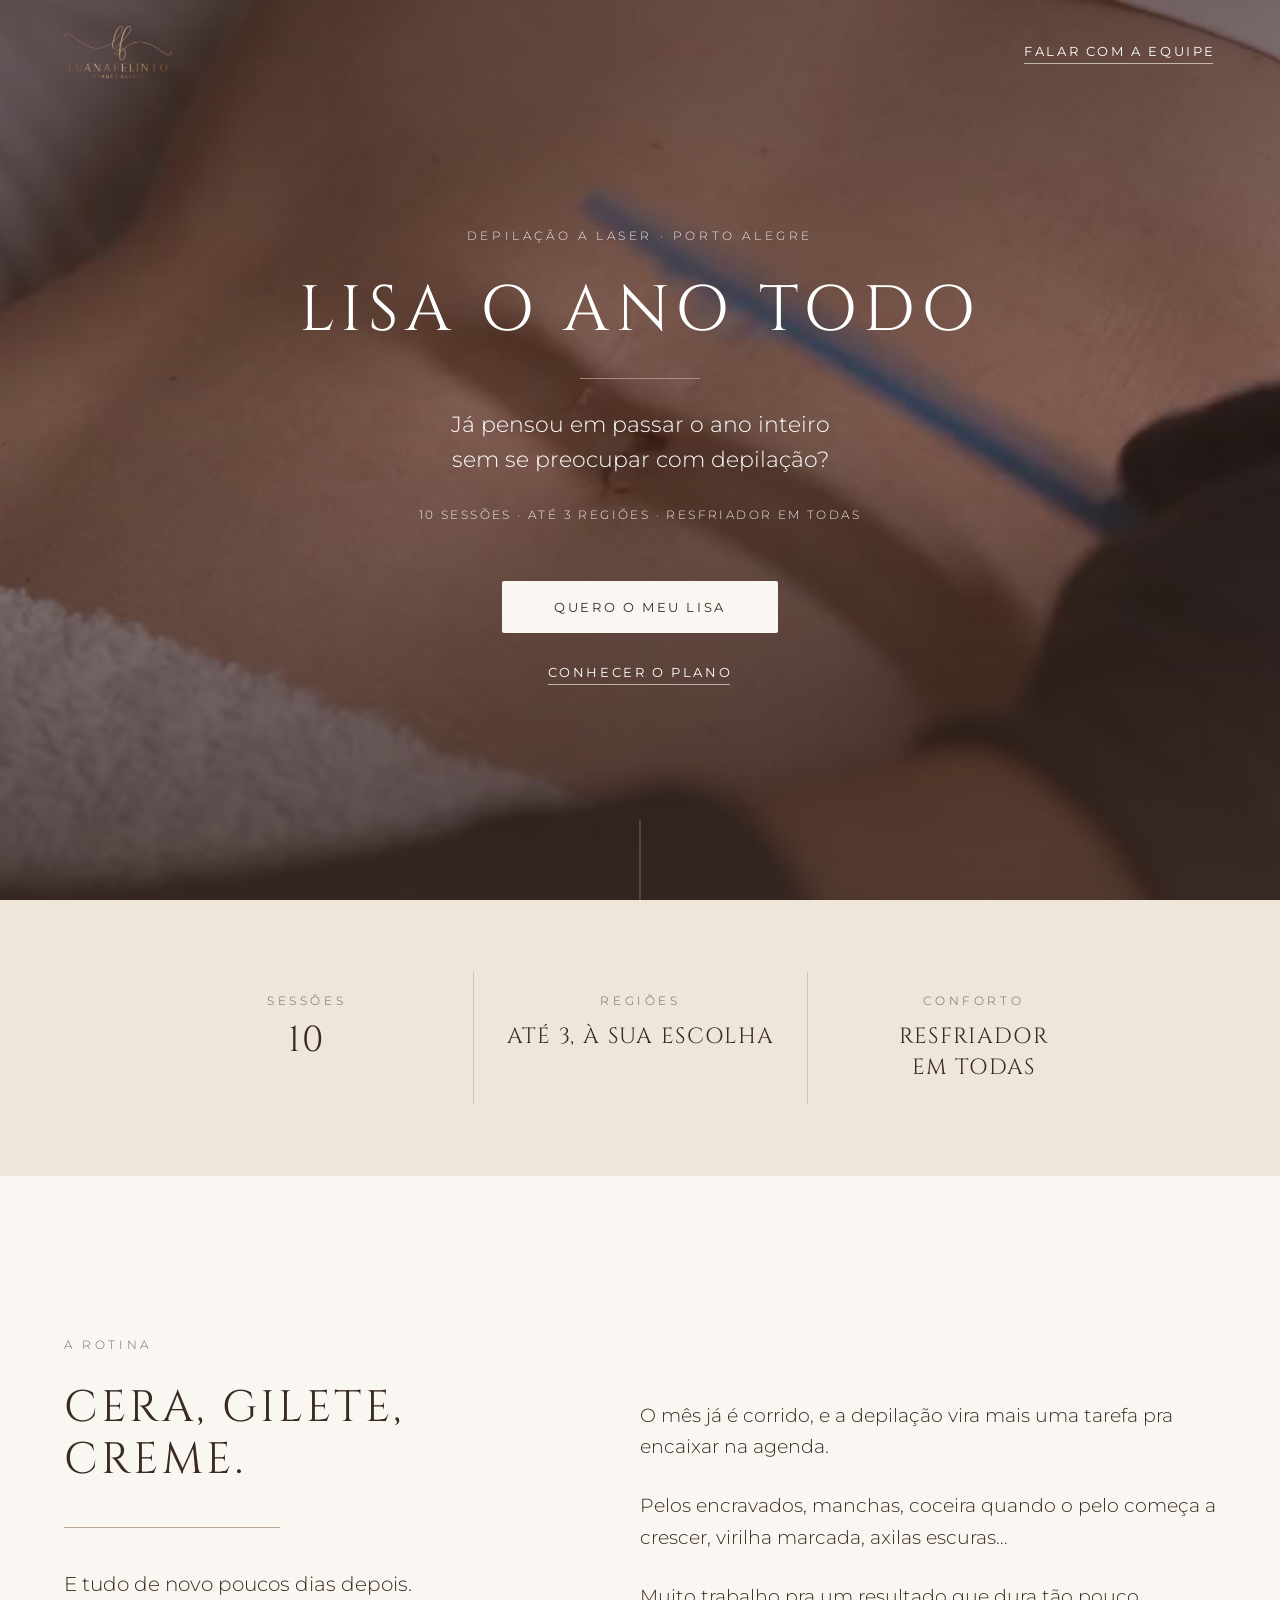
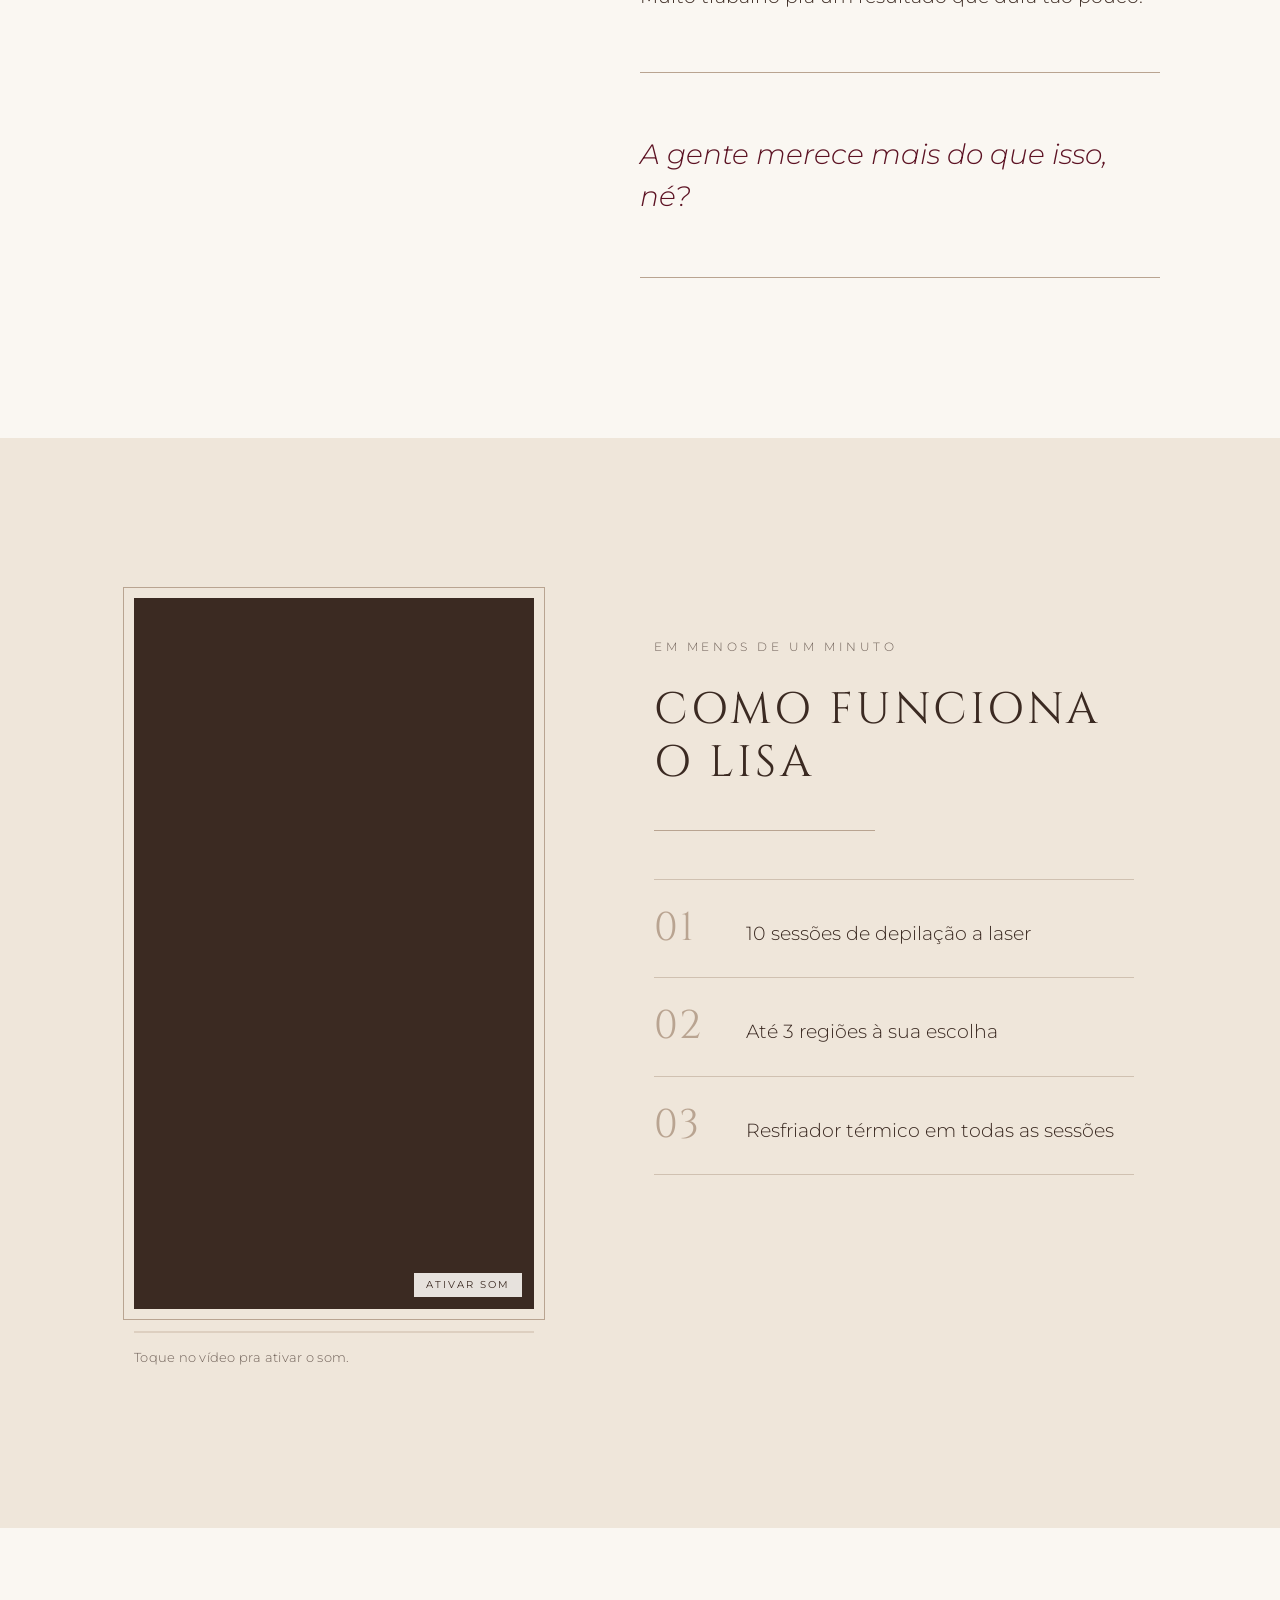
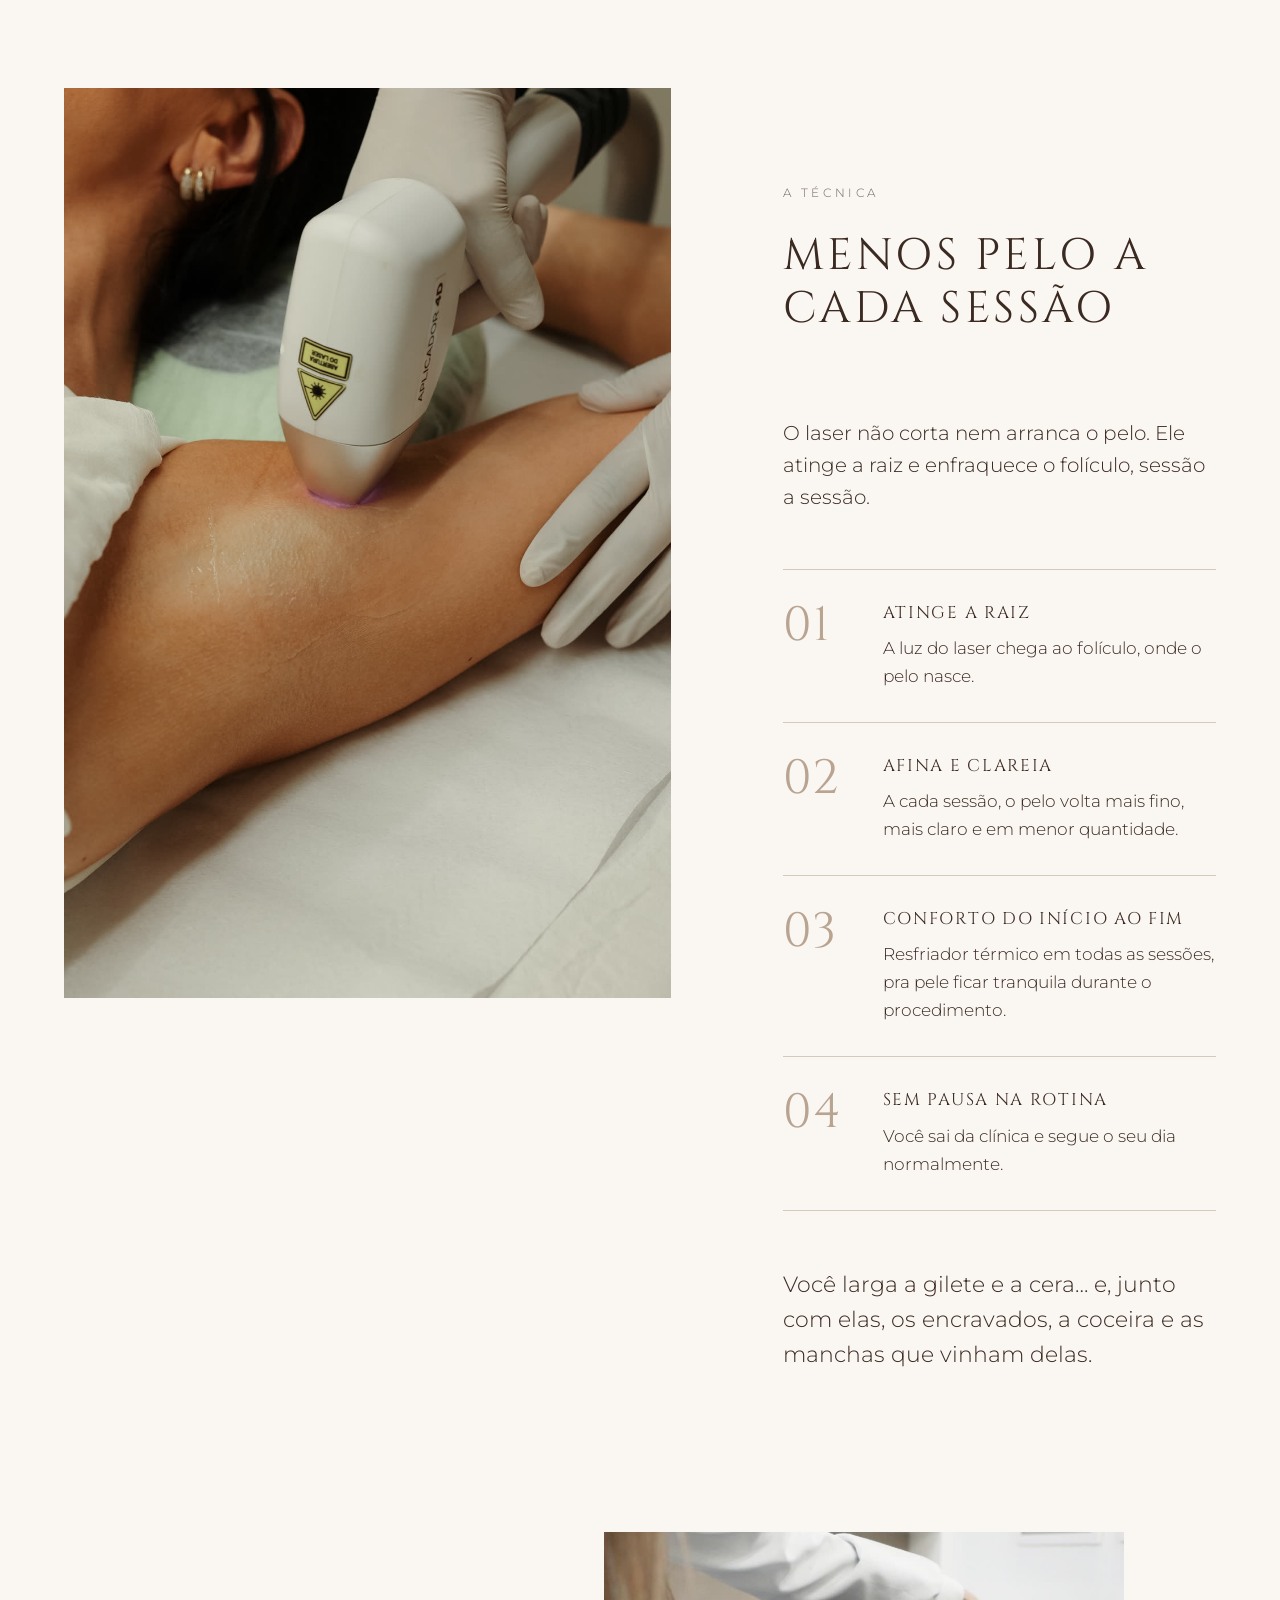
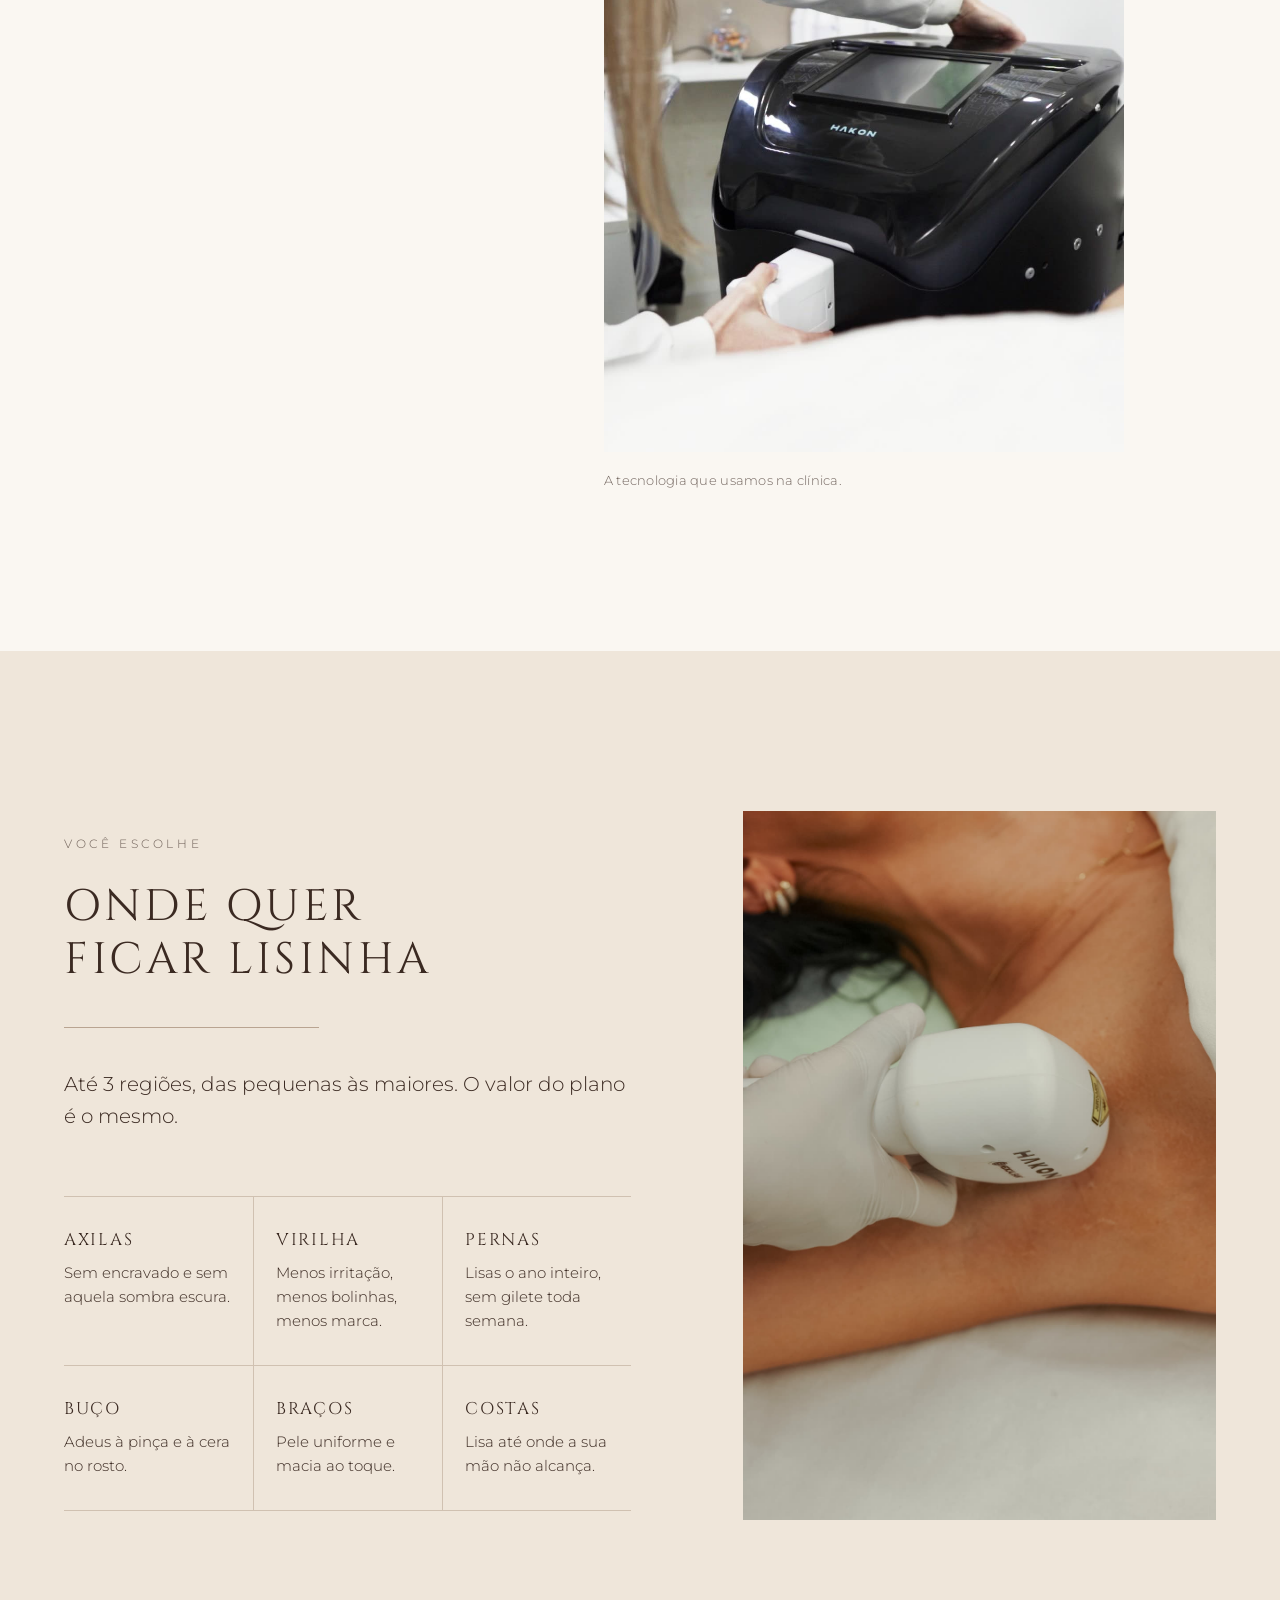
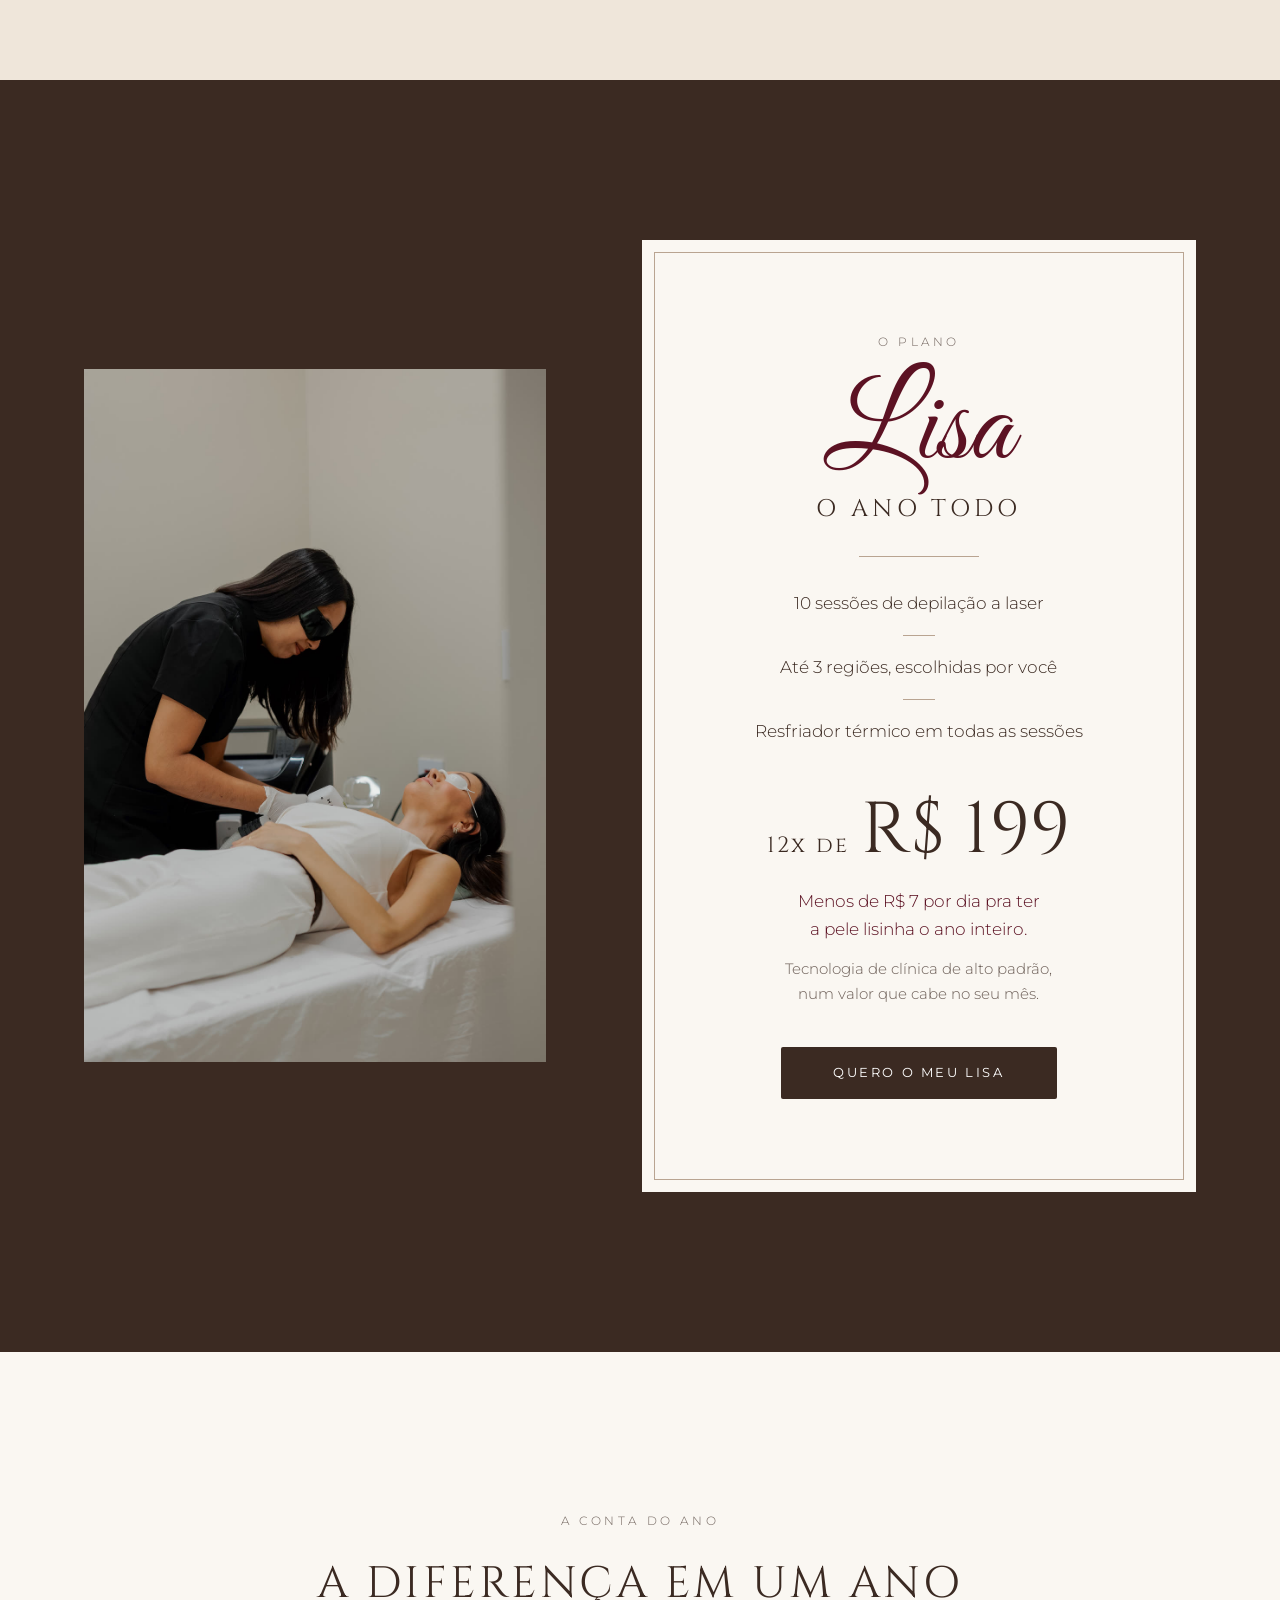
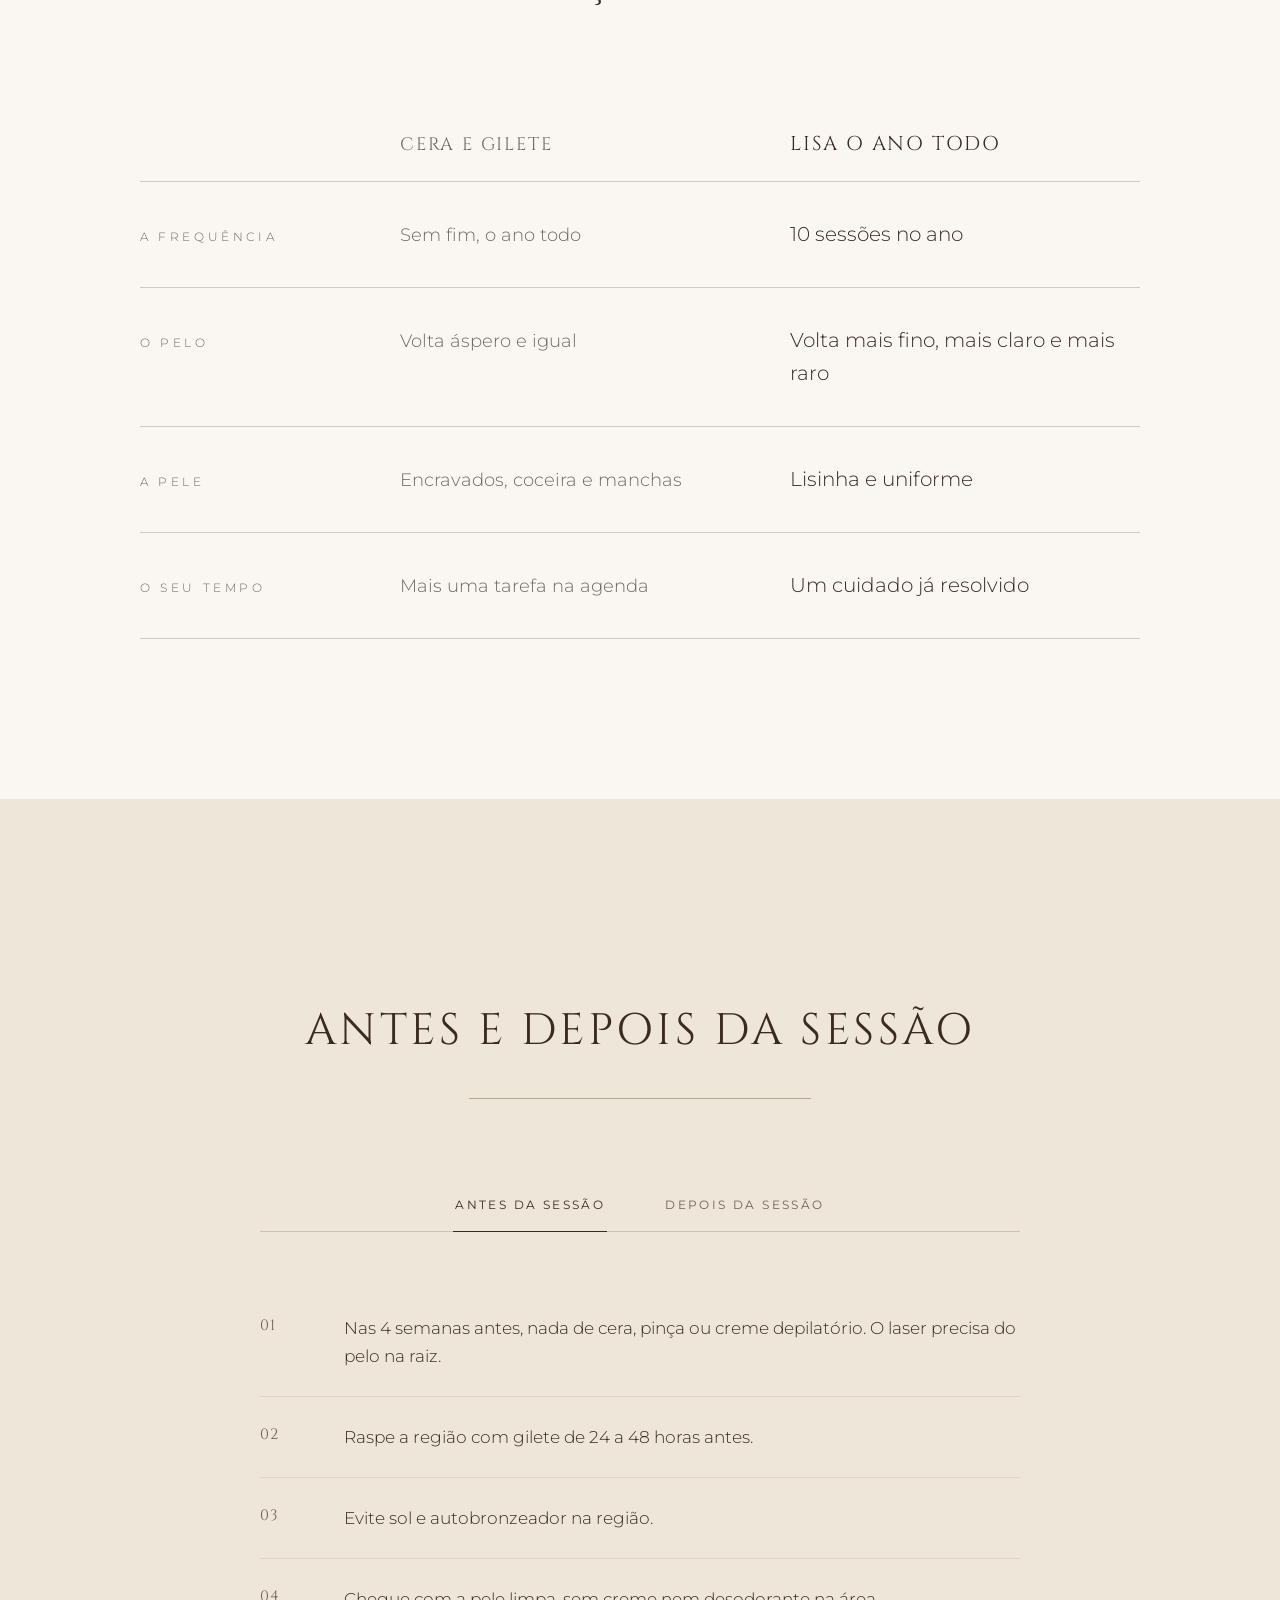
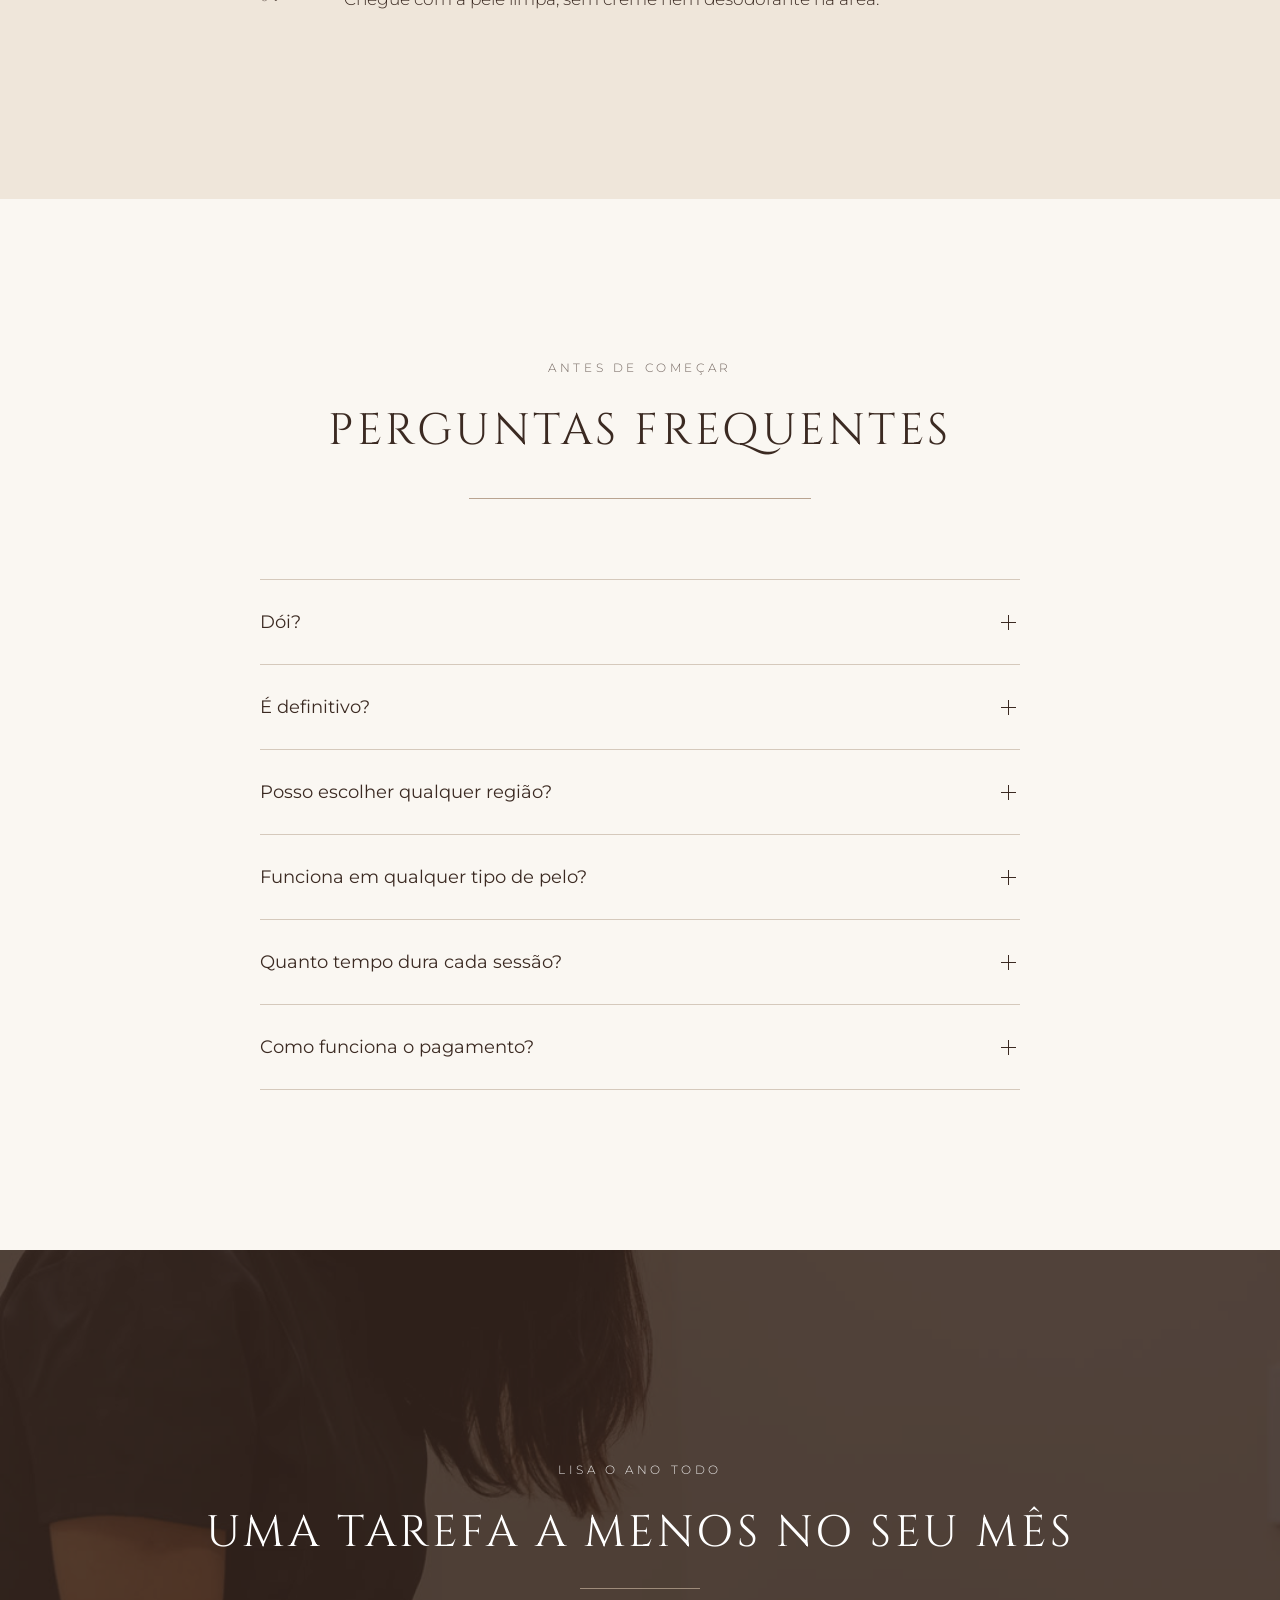
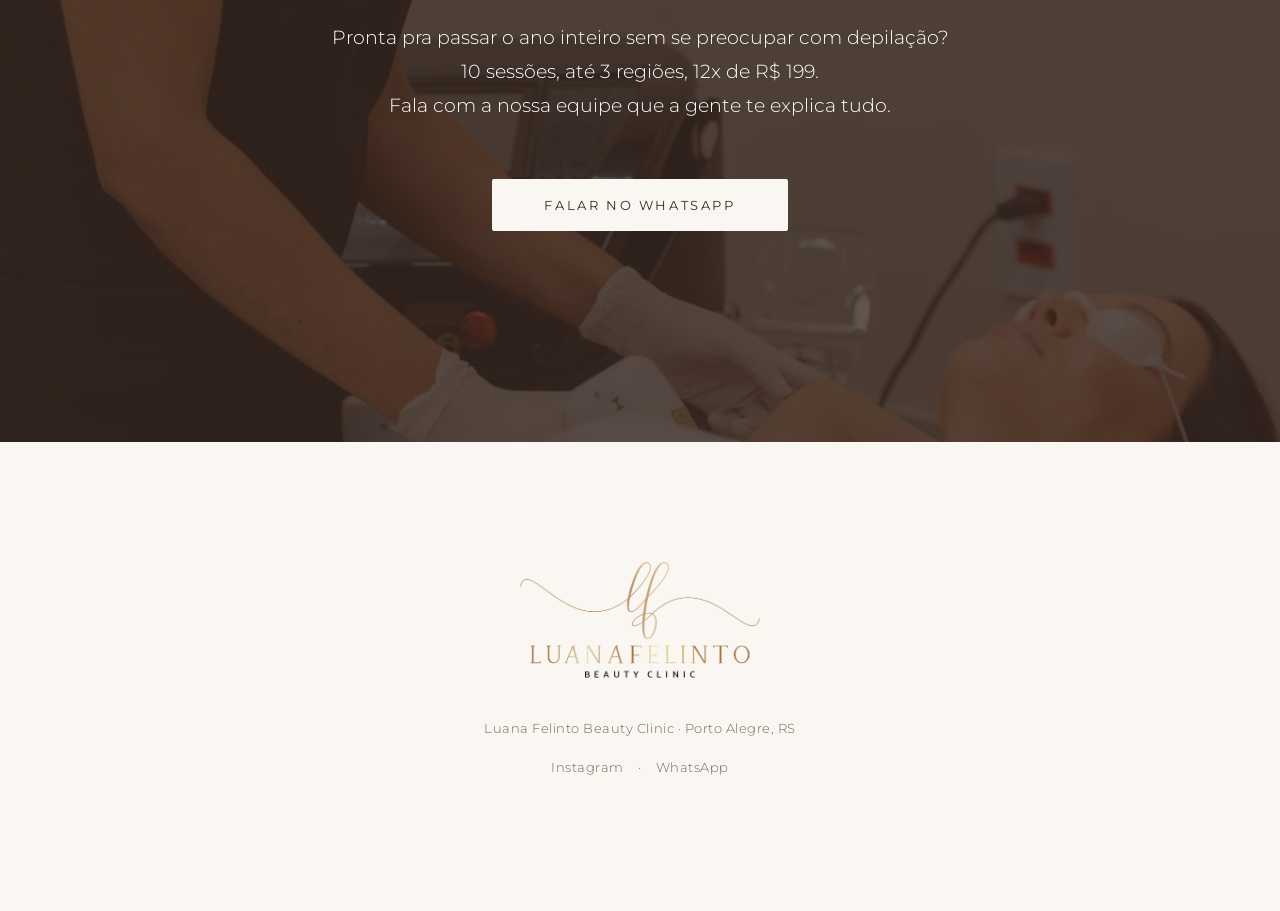
<file: lisa-o-ano-todo/index.html>
<!DOCTYPE html>
<html lang="pt-BR">
<head>
<meta charset="utf-8">
<meta name="viewport" content="width=device-width, initial-scale=1, viewport-fit=cover">
<title>Lisa o Ano Todo · Luana Felinto Beauty Clinic</title>
<meta name="description" content="10 sessões de depilação a laser em até 3 regiões, com resfriador em todas as sessões. 12x de R$ 199. Porto Alegre, RS.">
<meta name="theme-color" content="#FAF7F2">
<meta property="og:type" content="website">
<meta property="og:locale" content="pt_BR">
<meta property="og:title" content="Lisa o Ano Todo · Luana Felinto Beauty Clinic">
<meta property="og:description" content="10 sessões de depilação a laser em até 3 regiões, com resfriador em todas as sessões. 12x de R$ 199. Porto Alegre, RS.">
<meta property="og:image" content="https://eduardoschuman-glitch.github.io/luanafelinto/lisa-o-ano-todo/assets/poster-fundo-desktop.jpg">
<meta property="og:url" content="https://luanafelintobeautyclinic.com/lisaoanotodo/">
<meta name="twitter:card" content="summary_large_image">
<link rel="icon" type="image/svg+xml" href="assets/logo-vetor.svg">
<link rel="icon" type="image/png" href="assets/logo-principal-dourado.png">
<link rel="preconnect" href="https://fonts.googleapis.com">
<link rel="preconnect" href="https://fonts.gstatic.com" crossorigin>
<link rel="preconnect" href="https://eduardoschuman-glitch.github.io" crossorigin>
<link rel="stylesheet" href="https://fonts.googleapis.com/css2?family=Cinzel:wght@400;600&family=Montserrat:ital,wght@0,200;0,300;0,400;1,300&family=Great+Vibes&display=swap">
<link rel="stylesheet" href="styles.css">
<script>document.documentElement.className += ' js';</script>
</head>
<body>

<a class="skip" href="#conteudo">Pular para o conteúdo</a>

<!-- Bloco 0. Cabeçalho -->
<header class="site-header" id="cabecalho">
  <div class="header-inner">
    <a class="header-logo" href="#topo" aria-label="Luana Felinto Beauty Clinic, voltar ao topo">
      <img src="assets/logo-principal-dourado.png" alt="Luana Felinto Beauty Clinic" width="1017" height="490">
    </a>
    <a class="btn-text header-cta" data-wa="cabecalho" href="https://wa.me/5551993734545?text=Oi!%20Vim%20pela%20p%C3%A1gina%20e%20quero%20saber%20mais%20sobre%20o%20Lisa%20o%20Ano%20Todo." target="_blank" rel="noopener">Falar com a equipe</a>
  </div>
</header>

<main id="conteudo">

<!-- Bloco 1. Topo -->
<section class="hero" id="topo" aria-label="Lisa o Ano Todo">
  <video class="hero-video" autoplay muted loop playsinline webkit-playsinline preload="auto" aria-hidden="true" disablepictureinpicture></video>
  <div class="hero-veil"></div>
  <div class="hero-content">
    <p class="label label-light reveal">Depilação a laser · Porto Alegre</p>
    <h1 class="hero-title reveal">Lisa o ano todo</h1>
    <span class="rule rule-short rule-on-dark reveal" aria-hidden="true"></span>
    <p class="hero-sub reveal">Já pensou em passar o ano inteiro sem se preocupar com depilação?</p>
    <p class="hero-line reveal">10 sessões · até 3 regiões · resfriador em todas</p>
    <div class="hero-actions reveal">
      <a class="btn btn-light" data-wa="topo" href="https://wa.me/5551993734545?text=Oi!%20Vim%20pela%20p%C3%A1gina%20e%20quero%20saber%20mais%20sobre%20o%20Lisa%20o%20Ano%20Todo." target="_blank" rel="noopener">Quero o meu Lisa</a>
      <a class="btn-text btn-text-light" href="#como-funciona">Conhecer o plano</a>
    </div>
  </div>
  <span class="scroll-cue" aria-hidden="true"><i></i></span>
</section>

<!-- Bloco 2. Faixa de números -->
<section class="numbers bg-cream" aria-label="O plano em números">
  <div class="container">
    <dl class="numbers-grid">
      <div class="num reveal"><dt class="label">Sessões</dt><dd>10</dd></div>
      <div class="num reveal"><dt class="label">Regiões</dt><dd>Até 3, à sua escolha</dd></div>
      <div class="num reveal"><dt class="label">Conforto</dt><dd>Resfriador em todas</dd></div>
    </dl>
  </div>
</section>

<!-- Bloco 3. A rotina -->
<section class="section bg-sand" aria-labelledby="t-rotina">
  <div class="container routine">
    <div class="routine-head">
      <p class="label reveal">A rotina</p>
      <h2 class="h2 reveal" id="t-rotina">Cera, gilete, creme.</h2>
      <span class="rule rule-title reveal" aria-hidden="true"></span>
      <p class="sub reveal">E tudo de novo poucos dias depois.</p>
    </div>
    <div class="routine-body">
      <p class="body reveal">O mês já é corrido, e a depilação vira mais uma tarefa pra encaixar na agenda.</p>
      <p class="body reveal">Pelos encravados, manchas, coceira quando o pelo começa a crescer, virilha marcada, axilas escuras…</p>
      <p class="body reveal">Muito trabalho pra um resultado que dura tão pouco.</p>
      <blockquote class="quote reveal"><p>A gente merece mais do que isso, né?</p></blockquote>
    </div>
  </div>
</section>

<!-- Bloco 4. O vídeo da Luana -->
<section class="section bg-cream" id="como-funciona" aria-labelledby="t-video">
  <div class="container video-block">
    <div class="video-head">
      <p class="label reveal">Em menos de um minuto</p>
      <h2 class="h2 reveal" id="t-video">Como funciona o Lisa</h2>
      <span class="rule rule-title reveal" aria-hidden="true"></span>
    </div>
    <figure class="lisa-player reveal">
      <div class="lisa-frame" role="button" tabindex="0" aria-label="Ativar ou desativar o som do vídeo">
        <video class="lisa-video" loop playsinline preload="metadata" disablepictureinpicture disableremoteplayback
          controlslist="nodownload nofullscreen noremoteplayback"
          poster="https://eduardoschuman-glitch.github.io/luanafelinto-midia/posters/poster-lisa-o-ano-todo-v2.jpg"
          src="https://eduardoschuman-glitch.github.io/luanafelinto-midia/videos/lisa-o-ano-todo-v2.mp4"></video>
        <span class="lisa-som" aria-live="polite">ATIVAR SOM</span>
      </div>
      <div class="lisa-progress" aria-hidden="true"><i></i></div>
      <figcaption class="caption">Toque no vídeo pra ativar o som.</figcaption>
    </figure>
    <ol class="video-list">
      <li class="reveal"><span class="n">01</span><span>10 sessões de depilação a laser</span></li>
      <li class="reveal"><span class="n">02</span><span>Até 3 regiões à sua escolha</span></li>
      <li class="reveal"><span class="n">03</span><span>Resfriador térmico em todas as sessões</span></li>
    </ol>
  </div>
</section>

<!-- Bloco 5. Como funciona -->
<section class="section bg-sand" aria-labelledby="t-tecnica">
  <div class="container editorial">
    <figure class="ed-photo bleed-m reveal">
      <img src="assets/laser-1.jpg" alt="Close da aplicação do laser na axila durante a sessão" width="800" height="1200" loading="lazy">
    </figure>
    <div class="ed-text">
      <p class="label reveal">A técnica</p>
      <h2 class="h2 reveal" id="t-tecnica">Menos pelo a cada sessão</h2>
      <span class="rule rule-title reveal" aria-hidden="true"></span>
      <p class="sub reveal">O laser não corta nem arranca o pelo. Ele atinge a raiz e enfraquece o folículo, sessão a sessão.</p>
      <ol class="steps">
        <li class="reveal"><span class="step-n">01</span><div><h3 class="h3">Atinge a raiz</h3><p>A luz do laser chega ao folículo, onde o pelo nasce.</p></div></li>
        <li class="reveal"><span class="step-n">02</span><div><h3 class="h3">Afina e clareia</h3><p>A cada sessão, o pelo volta mais fino, mais claro e em menor quantidade.</p></div></li>
        <li class="reveal"><span class="step-n">03</span><div><h3 class="h3">Conforto do início ao fim</h3><p>Resfriador térmico em todas as sessões, pra pele ficar tranquila durante o procedimento.</p></div></li>
        <li class="reveal"><span class="step-n">04</span><div><h3 class="h3">Sem pausa na rotina</h3><p>Você sai da clínica e segue o seu dia normalmente.</p></div></li>
      </ol>
      <p class="closing-line reveal">Você larga a gilete e a cera… e, junto com elas, os encravados, a coceira e as manchas que vinham delas.</p>
    </div>
  </div>
  <div class="container">
    <figure class="device reveal">
      <img src="assets/aparelho-em-uso.jpg" alt="Aparelho de depilação a laser em uso na clínica" width="1000" height="1000" loading="lazy">
      <figcaption class="caption">A tecnologia que usamos na clínica.</figcaption>
    </figure>
  </div>
</section>

<!-- Bloco 6. As regiões -->
<section class="section bg-cream" aria-labelledby="t-regioes">
  <div class="container editorial editorial-rev">
    <div class="ed-text">
      <p class="label reveal">Você escolhe</p>
      <h2 class="h2 reveal" id="t-regioes">Onde quer ficar lisinha</h2>
      <span class="rule rule-title reveal" aria-hidden="true"></span>
      <p class="sub reveal">Até 3 regiões, das pequenas às maiores. O valor do plano é o mesmo.</p>
      <ul class="regions">
        <li class="reveal"><h3 class="h3">Axilas</h3><p>Sem encravado e sem aquela sombra escura.</p></li>
        <li class="reveal"><h3 class="h3">Virilha</h3><p>Menos irritação, menos bolinhas, menos marca.</p></li>
        <li class="reveal"><h3 class="h3">Pernas</h3><p>Lisas o ano inteiro, sem gilete toda semana.</p></li>
        <li class="reveal"><h3 class="h3">Buço</h3><p>Adeus à pinça e à cera no rosto.</p></li>
        <li class="reveal"><h3 class="h3">Braços</h3><p>Pele uniforme e macia ao toque.</p></li>
        <li class="reveal"><h3 class="h3">Costas</h3><p>Lisa até onde a sua mão não alcança.</p></li>
      </ul>
    </div>
    <figure class="ed-photo reveal">
      <img src="assets/laser-3.jpg" alt="Ponteira do laser posicionada na axila" width="800" height="1200" loading="lazy">
    </figure>
  </div>
</section>

<!-- Bloco 7. O plano -->
<section class="section bg-cafe" id="plano" aria-labelledby="t-plano">
  <div class="container plan">
    <figure class="ed-photo plan-photo reveal">
      <img src="assets/laser-4.jpg" alt="Profissional aplicando o laser na paciente deitada na maca, de óculos de proteção" width="800" height="1200" loading="lazy">
    </figure>
    <div class="plan-card reveal">
      <div class="plan-inner">
        <p class="label">O plano</p>
        <h2 class="plan-name" id="t-plano"><span class="script">Lisa</span><span class="plan-sub">O ano todo</span></h2>
        <span class="rule rule-short rule-center" aria-hidden="true"></span>
        <ul class="plan-items">
          <li>10 sessões de depilação a laser</li>
          <li>Até 3 regiões, escolhidas por você</li>
          <li>Resfriador térmico em todas as sessões</li>
        </ul>
        <p class="price"><span class="price-x">12x de</span> <span class="price-v">R$ 199</span></p>
        <p class="price-day">Menos de R$ 7 por dia pra ter a pele lisinha o ano inteiro.</p>
        <p class="price-value">Tecnologia de clínica de alto padrão, num valor que cabe no seu mês.</p>
        <a class="btn" data-wa="plano" href="https://wa.me/5551993734545?text=Oi!%20Vim%20pela%20p%C3%A1gina%20e%20quero%20saber%20mais%20sobre%20o%20Lisa%20o%20Ano%20Todo." target="_blank" rel="noopener">Quero o meu Lisa</a>
      </div>
    </div>
  </div>
</section>

<!-- Bloco 8. A diferença -->
<section class="section bg-sand" aria-labelledby="t-dif">
  <div class="container narrow-wide">
    <div class="center-head">
      <p class="label reveal">A conta do ano</p>
      <h2 class="h2 reveal" id="t-dif">A diferença em um ano</h2>
      <span class="rule rule-title rule-center reveal" aria-hidden="true"></span>
    </div>
    <div class="cmp reveal" role="table" aria-label="Cera e gilete comparado ao Lisa o Ano Todo">
      <div class="cmp-head" role="row">
        <span role="columnheader"><span class="sr">Aspecto</span></span>
        <span class="cmp-a" role="columnheader">Cera e gilete</span>
        <span class="cmp-b" role="columnheader">Lisa o Ano Todo</span>
      </div>
      <div class="cmp-row" role="row">
        <p class="cmp-name" role="rowheader">A frequência</p>
        <p class="cmp-a" role="cell"><span class="cmp-tag">Cera e gilete</span>Sem fim, o ano todo</p>
        <p class="cmp-b" role="cell"><span class="cmp-tag">Lisa o Ano Todo</span>10 sessões no ano</p>
      </div>
      <div class="cmp-row" role="row">
        <p class="cmp-name" role="rowheader">O pelo</p>
        <p class="cmp-a" role="cell"><span class="cmp-tag">Cera e gilete</span>Volta áspero e igual</p>
        <p class="cmp-b" role="cell"><span class="cmp-tag">Lisa o Ano Todo</span>Volta mais fino, mais claro e mais raro</p>
      </div>
      <div class="cmp-row" role="row">
        <p class="cmp-name" role="rowheader">A pele</p>
        <p class="cmp-a" role="cell"><span class="cmp-tag">Cera e gilete</span>Encravados, coceira e manchas</p>
        <p class="cmp-b" role="cell"><span class="cmp-tag">Lisa o Ano Todo</span>Lisinha e uniforme</p>
      </div>
      <div class="cmp-row" role="row">
        <p class="cmp-name" role="rowheader">O seu tempo</p>
        <p class="cmp-a" role="cell"><span class="cmp-tag">Cera e gilete</span>Mais uma tarefa na agenda</p>
        <p class="cmp-b" role="cell"><span class="cmp-tag">Lisa o Ano Todo</span>Um cuidado já resolvido</p>
      </div>
    </div>
  </div>
</section>

<!-- Bloco 9. Cuidados -->
<section class="section bg-cream" aria-labelledby="t-cuidados">
  <div class="container narrow">
    <div class="center-head">
      <p class="label reveal">Cuidados</p>
      <h2 class="h2 reveal" id="t-cuidados">Antes e depois da sessão</h2>
      <span class="rule rule-title rule-center reveal" aria-hidden="true"></span>
    </div>
    <div class="tabs reveal">
      <div class="tab-list" role="tablist" aria-label="Cuidados">
        <button class="tab" type="button" role="tab" id="tab-antes" aria-controls="painel-antes" aria-selected="true">Antes da sessão</button>
        <button class="tab" type="button" role="tab" id="tab-depois" aria-controls="painel-depois" aria-selected="false" tabindex="-1">Depois da sessão</button>
      </div>
      <ol class="tab-panel care" role="tabpanel" id="painel-antes" aria-labelledby="tab-antes">
        <li><span class="n">01</span><p>Nas 4 semanas antes, nada de cera, pinça ou creme depilatório. O laser precisa do pelo na raiz.</p></li>
        <li><span class="n">02</span><p>Raspe a região com gilete de 24 a 48 horas antes.</p></li>
        <li><span class="n">03</span><p>Evite sol e autobronzeador na região.</p></li>
        <li><span class="n">04</span><p>Chegue com a pele limpa, sem creme nem desodorante na área.</p></li>
      </ol>
      <ol class="tab-panel care" role="tabpanel" id="painel-depois" aria-labelledby="tab-depois" hidden>
        <li><span class="n">01</span><p>Use protetor solar na região exposta ao sol.</p></li>
        <li><span class="n">02</span><p>Evite sol direto, sauna e piscina nas primeiras 48 horas.</p></li>
        <li><span class="n">03</span><p>Entre as sessões, pode usar gilete. Cera e pinça, não.</p></li>
        <li><span class="n">04</span><p>É normal o pelo cair sozinho nas semanas seguintes.</p></li>
      </ol>
    </div>
  </div>
</section>

<!-- Bloco 10. Perguntas frequentes -->
<section class="section bg-sand" aria-labelledby="t-faq">
  <div class="container narrow">
    <div class="center-head">
      <p class="label reveal">Antes de começar</p>
      <h2 class="h2 reveal" id="t-faq">Perguntas frequentes</h2>
      <span class="rule rule-title rule-center reveal" aria-hidden="true"></span>
    </div>
    <div class="faq reveal">
      <details><summary>Dói?<i aria-hidden="true"></i></summary><p>A sensação é rápida e bem tolerável. E o resfriador térmico, usado em todas as sessões, deixa o procedimento muito mais confortável.</p></details>
      <details><summary>É definitivo?<i aria-hidden="true"></i></summary><p>O laser é a forma mais duradoura de depilação. A cada sessão o pelo volta mais fino e mais raro, e o resultado se mantém com o tempo. Algumas pessoas fazem uma sessão de manutenção depois de um período.</p></details>
      <details><summary>Posso escolher qualquer região?<i aria-hidden="true"></i></summary><p>Pode. São até 3 regiões, das pequenas às maiores, e o valor do plano é o mesmo.</p></details>
      <details><summary>Funciona em qualquer tipo de pelo?<i aria-hidden="true"></i></summary><p>Funciona melhor em pelo escuro. Pelo branco, loiro bem claro ou ruivo responde pouco ao laser. Por isso a equipe olha o seu caso antes de começar, tá?</p></details>
      <details><summary>Quanto tempo dura cada sessão?<i aria-hidden="true"></i></summary><p>Depende das regiões escolhidas. A equipe já te passa o tempo certinho na hora de agendar.</p></details>
      <details><summary>Como funciona o pagamento?<i aria-hidden="true"></i></summary><p>São 12x de R$ 199. A equipe te explica as formas de pagamento pelo WhatsApp.</p></details>
    </div>
  </div>
</section>

<!-- Bloco 11. Fechamento -->
<section class="final" id="fechamento" aria-labelledby="t-final">
  <img class="final-bg" src="assets/laser-5.jpg" alt="" width="800" height="1200" loading="lazy">
  <div class="final-veil"></div>
  <div class="final-content">
    <p class="label label-light reveal">Lisa o Ano Todo</p>
    <h2 class="h2 h2-light reveal" id="t-final">Uma tarefa a menos no seu mês</h2>
    <span class="rule rule-short rule-center rule-on-dark reveal" aria-hidden="true"></span>
    <p class="final-text reveal">Pronta pra passar o ano inteiro sem se preocupar com depilação?<br>10 sessões, até 3 regiões, 12x de R$ 199.<br>Fala com a nossa equipe que a gente te explica tudo.</p>
    <a class="btn btn-light reveal" data-wa="fechamento" href="https://wa.me/5551993734545?text=Oi!%20Vim%20pela%20p%C3%A1gina%20e%20quero%20saber%20mais%20sobre%20o%20Lisa%20o%20Ano%20Todo." target="_blank" rel="noopener">Falar no WhatsApp</a>
  </div>
</section>

</main>

<!-- Bloco 12. Rodapé -->
<footer class="footer bg-sand" id="rodape">
  <img class="footer-logo" src="assets/logo-apoio-fundo-claro.png" alt="Luana Felinto Beauty Clinic" width="1017" height="490" loading="lazy">
  <p>Luana Felinto Beauty Clinic · Porto Alegre, RS</p>
  <p class="footer-links">
    <a href="https://instagram.com/luanafelintobeauty" target="_blank" rel="noopener">Instagram</a>
    <span aria-hidden="true">·</span>
    <a data-wa="rodape" href="https://wa.me/5551993734545?text=Oi!%20Vim%20pela%20p%C3%A1gina%20e%20quero%20saber%20mais%20sobre%20o%20Lisa%20o%20Ano%20Todo." target="_blank" rel="noopener">WhatsApp</a>
  </p>
</footer>

<!-- Barra fixa no celular -->
<div class="sticky-bar" aria-hidden="true">
  <span class="sticky-price">12x de R$ 199</span>
  <a class="btn btn-compact" data-wa="barra-fixa" href="https://wa.me/5551993734545?text=Oi!%20Vim%20pela%20p%C3%A1gina%20e%20quero%20saber%20mais%20sobre%20o%20Lisa%20o%20Ano%20Todo." target="_blank" rel="noopener" tabindex="-1">Quero o meu Lisa</a>
</div>

<script src="script.js"></script>
</body>
</html>
</file>
<file: lisa-o-ano-todo/styles.css>
:root {
  --areia: #FAF7F2;
  --creme: #EFE6DA;
  --cafe: #3B2A22;
  --cafe-70: rgba(59,42,34,.7);
  --cafe-75: rgba(59,42,34,.75);
  --vinho: #5C1223;
  --taupe: #B9A491;
  --taupe-soft: rgba(185,164,145,.55);
  --branco: #FFFFFF;
  --f-display: 'Cinzel', serif;
  --f-sans: 'Montserrat', sans-serif;
  --f-script: 'Great Vibes', cursive;
  --ease: cubic-bezier(.22,.61,.36,1);
  --gutter: 24px;
  --section: 96px;
  --measure: 62ch;
}
@media (min-width: 900px) {
  :root { --gutter: 64px; --section: 160px; }
}

*, *::before, *::after { box-sizing: border-box; }
html { -webkit-text-size-adjust: 100%; scroll-behavior: smooth; }
@media (prefers-reduced-motion: reduce) { html { scroll-behavior: auto; } }
body {
  margin: 0; background: var(--areia); color: var(--cafe);
  font: 300 16px/1.65 var(--f-sans);
  -webkit-font-smoothing: antialiased; text-rendering: optimizeLegibility;
}
@media (min-width: 900px) { body { font-size: 17px; } }
img, video { display: block; max-width: 100%; height: auto; }
h1, h2, h3, p, ol, ul, dl, dd, figure, blockquote { margin: 0; padding: 0; }
ol, ul { list-style: none; }
a { color: var(--cafe); text-decoration: none; }
a:hover { color: var(--cafe); }
strong, b { font-weight: 400; }
button { font: inherit; color: inherit; background: none; border: 0; padding: 0; cursor: pointer; }
:focus-visible { outline: 1px solid var(--cafe); outline-offset: 3px; }
.hero :focus-visible, .final :focus-visible { outline-color: var(--branco); }
.sr { position: absolute; width: 1px; height: 1px; overflow: hidden; clip: rect(0 0 0 0); white-space: nowrap; }
.skip { position: absolute; left: 16px; top: -60px; z-index: 100; background: var(--areia); padding: 12px 16px; font-size: 12px; letter-spacing: .2em; text-transform: uppercase; }
.skip:focus { top: 16px; }

/* Layout */
.container { width: 100%; max-width: 1312px; margin: 0 auto; padding: 0 var(--gutter); }
.narrow { max-width: calc(760px + 2 * var(--gutter)); }
.narrow-wide { max-width: calc(1000px + 2 * var(--gutter)); }
.section { padding: var(--section) 0; }
.bg-sand { background: var(--areia); }
.bg-cream { background: var(--creme); }
.bg-cafe { background: var(--cafe); }

/* Tipografia */
.label {
  font: 300 11px/1.5 var(--f-sans); letter-spacing: .3em; text-transform: uppercase;
  color: var(--cafe-70); margin-bottom: 20px;
}
@media (min-width: 900px) { .label { font-size: 12px; margin-bottom: 28px; } }
.label-light { color: rgba(255,255,255,.88); }
.h2 {
  font: 400 26px/1.2 var(--f-display); letter-spacing: .08em; text-transform: uppercase;
  color: var(--cafe); text-wrap: balance;
}
@media (min-width: 900px) { .h2 { font-size: 44px; } }
.h2-light { color: var(--branco); }
.h3 {
  font: 400 15px/1.3 var(--f-display); letter-spacing: .1em; text-transform: uppercase; color: var(--cafe);
}
@media (min-width: 900px) { .h3 { font-size: 17px; } }
.sub { font-size: 17px; line-height: 1.6; max-width: var(--measure); text-wrap: pretty; }
@media (min-width: 900px) { .sub { font-size: 20px; } }
.body { max-width: var(--measure); text-wrap: pretty; }
.body + .body { margin-top: 20px; }
.caption { font-size: 13px; line-height: 1.6; color: var(--cafe-70); margin-top: 18px; letter-spacing: .02em; }
.caption-center { text-align: center; }

/* Filetes */
.rule { display: block; height: 1px; background: var(--taupe); }
.rule-title { width: 45%; max-width: 360px; margin: 28px 0 28px; }
.rule-short { width: 120px; margin: 28px 0; }
.rule-center { margin-left: auto; margin-right: auto; }
.rule-on-dark { background: rgba(185,164,145,.75); }
@media (min-width: 900px) { .rule-title { margin: 40px 0; } .rule-title.rule-center { margin: 40px auto; } }

.center-head { text-align: center; margin-bottom: 56px; }
@media (min-width: 900px) { .center-head { margin-bottom: 80px; } }

/* Botões */
.btn {
  display: inline-flex; align-items: center; justify-content: center;
  min-height: 52px; padding: 0 40px; border-radius: 2px;
  background: var(--cafe); color: var(--branco);
  font: 400 12px/1 var(--f-sans); letter-spacing: .2em; text-transform: uppercase;
  transition: background-color .18s var(--ease), opacity .18s var(--ease);
}
.btn:hover { background: #2C1F19; color: var(--branco); }
.btn:active { opacity: .58; }
.btn-light { background: var(--areia); color: var(--cafe); }
.btn-light:hover { background: var(--creme); color: var(--cafe); }
.btn-compact { min-height: 48px; padding: 0 20px; font-size: 11px; }
@media (min-width: 900px) { .btn { font-size: 13px; padding: 0 52px; } }
.btn-text {
  display: inline-flex; align-items: center; min-height: 48px;
  font: 400 12px/1 var(--f-sans); letter-spacing: .2em; text-transform: uppercase;
  color: var(--cafe); position: relative; padding-bottom: 2px;
  transition: opacity .18s var(--ease), color .32s var(--ease);
}
.btn-text::after {
  content: ''; position: absolute; left: 0; right: .2em; bottom: 12px; height: 1px; background: currentColor; opacity: .6;
}
.btn-text:hover { opacity: .72; }
.btn-text-light, .btn-text-light:hover { color: var(--branco); }
@media (min-width: 900px) { .btn-text { font-size: 13px; } }

/* Revelação */
.js .reveal { opacity: 0; transform: translateY(12px); transition: opacity .64s var(--ease), transform .64s var(--ease); }
.js .reveal.is-in { opacity: 1; transform: none; }
@media (prefers-reduced-motion: reduce) { .js .reveal { opacity: 1; transform: none; transition: none; } }

/* Bloco 0. Cabeçalho */
.site-header {
  position: fixed; inset: 0 0 auto 0; z-index: 50;
  background: transparent; border-bottom: 1px solid transparent;
  transition: background-color .32s var(--ease), border-color .32s var(--ease);
}
.header-inner {
  max-width: 1440px; margin: 0 auto; padding: 14px var(--gutter);
  display: flex; align-items: center; justify-content: space-between; gap: 16px;
  transition: padding .32s var(--ease);
}
.header-logo { display: block; padding: 4px 0; }
.header-logo img { height: 40px; width: auto; transition: height .32s var(--ease); }
.header-cta { color: var(--branco); }
.header-cta:hover { color: var(--branco); }
.site-header.is-scrolled { background: var(--areia); border-bottom-color: var(--taupe); }
.site-header.is-scrolled .header-inner { padding-top: 8px; padding-bottom: 8px; }
.site-header.is-scrolled .header-logo img { height: 34px; }
.site-header.is-scrolled .header-cta { color: var(--cafe); }
@media (min-width: 900px) {
  .header-inner { padding-top: 22px; padding-bottom: 22px; }
  .header-logo img { height: 52px; }
  .site-header.is-scrolled .header-inner { padding-top: 10px; padding-bottom: 10px; }
  .site-header.is-scrolled .header-logo img { height: 44px; }
}

/* Bloco 1. Topo */
.hero { position: relative; height: 100svh; min-height: 620px; overflow: hidden; background: #3B2A22; color: var(--branco); }
.hero-video { position: absolute; inset: 0; width: 100%; height: 100%; max-width: none; object-fit: cover; }
.hero-video::-webkit-media-controls { display: none !important; }
.hero-veil { position: absolute; inset: 0; background: linear-gradient(180deg, rgba(59,42,34,.62) 0%, rgba(59,42,34,.42) 45%, rgba(59,42,34,.80) 100%); }
.hero-content {
  position: relative; z-index: 2; height: 100%;
  display: flex; flex-direction: column; align-items: center; justify-content: center;
  text-align: center; padding: 96px 24px 72px;
}
.hero-title {
  font: 400 34px/1.2 var(--f-display); letter-spacing: .1em; text-transform: uppercase;
  color: var(--branco); text-wrap: balance; max-width: 14ch;
}
.hero .rule-short { margin: 28px auto; }
.hero-sub { font: 300 18px/1.6 var(--f-sans); max-width: 30ch; color: var(--branco); text-wrap: balance; }
.hero-line { margin-top: 24px; font: 300 11px/1.7 var(--f-sans); letter-spacing: .2em; text-transform: uppercase; color: rgba(255,255,255,.9); }
.hero-actions { margin-top: 44px; display: flex; flex-direction: column; align-items: center; gap: 12px; }
.scroll-cue { position: absolute; left: 50%; bottom: 0; z-index: 2; width: 1px; height: 56px; overflow: hidden; transform: translateX(-50%); }
.scroll-cue i { display: block; width: 1px; height: 100%; background: var(--taupe); animation: cue 2.6s var(--ease) infinite; }
@keyframes cue { 0% { transform: translateY(-100%); } 60%, 100% { transform: translateY(100%); } }
@media (prefers-reduced-motion: reduce) { .scroll-cue i { animation: none; } }
@media (min-width: 900px) {
  .hero-title { font-size: 64px; max-width: none; }
  .hero-sub { font-size: 22px; max-width: 34ch; }
  .hero-line { font-size: 12px; margin-top: 28px; }
  .hero-actions { margin-top: 56px; gap: 16px; }
  .scroll-cue { height: 80px; }
}

/* Bloco 2. Números */
.numbers { padding: 56px 0; }
.numbers-grid { display: grid; grid-template-columns: repeat(3, 1fr); }
.num { padding: 20px 8px; text-align: center; border-color: var(--taupe-soft); border-style: solid; border-width: 0; }
.num:nth-child(n+2) { border-left-width: 1px; }
.num .label { margin-bottom: 12px; letter-spacing: .2em; }
.num dd { font: 400 14px/1.4 var(--f-display); letter-spacing: .06em; text-transform: uppercase; color: var(--cafe); text-wrap: balance; }
.num:first-child dd { font-size: 30px; line-height: 1; }
@media (min-width: 900px) {
  .numbers { padding: 72px 0; }
  .numbers-grid { max-width: 1000px; margin: 0 auto; }
  .num { padding: 20px 32px; }
  .num .label { letter-spacing: .3em; }
  .num dd { font-size: 22px; }
  .num:first-child dd { font-size: 36px; }
}

/* Bloco 3. A rotina */
.routine { display: grid; gap: 40px; }
.routine-body .body { font-size: 17px; }
.quote { margin-top: 60px; padding: 60px 0; border-top: 1px solid var(--taupe); border-bottom: 1px solid var(--taupe); max-width: 520px; }
.quote p { font: italic 300 22px/1.5 var(--f-sans); color: var(--vinho); }
@media (min-width: 900px) {
  .routine { grid-template-columns: 5fr 6fr; gap: 0 96px; align-items: start; }
  .routine-head { position: sticky; top: 140px; }
  .routine-body { padding-top: 64px; }
  .routine-body .body { font-size: 19px; }
  .routine-body .body + .body { margin-top: 28px; }
  .quote p { font-size: 28px; }
}

/* Bloco 4. Vídeo */
.video-block { display: grid; grid-template-areas: "head" "player" "list"; justify-items: center; text-align: center; }
.video-head { grid-area: head; margin-bottom: 48px; }
.video-head .rule-title { margin-left: auto; margin-right: auto; }
.lisa-player { grid-area: player; width: 100%; max-width: 360px; }
.lisa-frame { position: relative; aspect-ratio: 9 / 16; overflow: hidden; cursor: pointer; background: var(--cafe); outline: 1px solid var(--taupe); outline-offset: 10px; -webkit-tap-highlight-color: transparent; }
.lisa-frame:focus-visible { outline: 1px solid var(--cafe); outline-offset: 10px; }
.lisa-video { width: 100%; height: 100%; object-fit: cover; display: block; pointer-events: none; }
.lisa-video::-webkit-media-controls, .lisa-video::-webkit-media-controls-enclosure, .lisa-video::-webkit-media-controls-start-playback-button { display: none !important; -webkit-appearance: none; }
.lisa-som { position: absolute; right: 12px; bottom: 12px; padding: 7px 12px; background: rgba(250,247,242,.9); color: #3B2A22; font: 400 10px/1 'Montserrat', sans-serif; letter-spacing: .2em; pointer-events: none; }
.lisa-progress { height: 2px; background: rgba(185,164,145,.35); margin-top: 22px; }
.lisa-progress i { display: block; height: 100%; width: 0; background: #5C1223; }
.lisa-player .caption { margin-top: 14px; }
.video-list { grid-area: list; width: 100%; max-width: 420px; margin-top: 56px; text-align: left; border-top: 1px solid var(--taupe-soft); }
.video-list li { display: grid; grid-template-columns: 56px 1fr; align-items: baseline; gap: 12px; padding: 22px 0; border-bottom: 1px solid var(--taupe-soft); font-size: 17px; }
.video-list .n { font: 400 28px/1 var(--f-display); color: var(--taupe); letter-spacing: .04em; }
@media (min-width: 900px) {
  .video-block { grid-template-columns: 400px 1fr; grid-template-areas: "player head" "player list"; grid-template-rows: auto 1fr; gap: 0 120px; justify-items: start; text-align: left; max-width: 1140px; }
  .video-head { align-self: end; margin-bottom: 8px; padding-top: 40px; }
  .video-head .rule-title { margin-left: 0; }
  .lisa-player { max-width: 400px; }
  .video-list { margin-top: 0; max-width: 480px; }
  .video-list li { grid-template-columns: 80px 1fr; padding: 28px 0; font-size: 19px; }
  .video-list .n { font-size: 40px; }
}

/* Composição editorial */
.editorial { display: grid; gap: 56px; }
.ed-photo { overflow: hidden; }
.ed-photo img { width: 100%; aspect-ratio: 2 / 3; object-fit: cover; }
.bleed-m { margin: 0 calc(-1 * var(--gutter)); }
@media (min-width: 900px) {
  .editorial { grid-template-columns: 6fr 5fr; gap: 0 112px; align-items: start; }
  .editorial-rev { grid-template-columns: 6fr 5fr; }
  .editorial-rev .ed-photo { position: sticky; top: 120px; }
  .bleed-m { margin: 0; }
  .editorial .ed-text { padding-top: 96px; }
  .editorial-rev .ed-text { padding-top: 24px; }
}
@media (min-width: 1200px) { .editorial { grid-template-columns: 7fr 5fr; } .editorial-rev { grid-template-columns: 6fr 5fr; } }

/* Bloco 5 */
.steps { margin-top: 56px; border-top: 1px solid var(--taupe-soft); }
.steps li { display: grid; grid-template-columns: 64px 1fr; gap: 16px; padding: 28px 0; border-bottom: 1px solid var(--taupe-soft); }
.step-n { font: 400 36px/1 var(--f-display); color: var(--taupe); letter-spacing: .02em; }
.steps p { margin-top: 10px; max-width: 44ch; color: var(--cafe); }
.closing-line { margin-top: 56px; font-size: 19px; line-height: 1.6; max-width: 40ch; text-wrap: pretty; }
.device { max-width: 560px; margin: 96px auto 0; }
.device img { width: 100%; aspect-ratio: 1 / 1; object-fit: cover; }
@media (min-width: 900px) {
  .steps li { grid-template-columns: 84px 1fr; padding: 32px 0; }
  .step-n { font-size: 48px; }
  .closing-line { font-size: 22px; }
  .device { margin: 160px 8% 0 auto; max-width: 520px; }
}

/* Bloco 6. Regiões */
.regions { margin-top: 48px; display: grid; grid-template-columns: 1fr 1fr; border-top: 1px solid var(--taupe-soft); }
.regions li { padding: 28px 16px 28px 0; border-bottom: 1px solid var(--taupe-soft); }
.regions li:nth-child(2n) { padding-left: 16px; padding-right: 0; border-left: 1px solid var(--taupe-soft); }
.regions p { margin-top: 10px; font-size: 15px; line-height: 1.6; }
.editorial-rev .ed-photo { margin-top: 8px; }
@media (min-width: 900px) {
  .regions { grid-template-columns: repeat(3, 1fr); margin-top: 64px; }
  .regions li, .regions li:nth-child(2n) { padding: 32px 22px; border-left: 0; }
  .regions li:nth-child(3n+1) { padding-left: 0; }
  .regions li:nth-child(3n+2), .regions li:nth-child(3n) { border-left: 1px solid var(--taupe-soft); }
  .regions li:nth-child(3n) { padding-right: 0; }
  .regions p { font-size: 15px; }
  .editorial-rev .ed-photo { margin-top: 0; }
}

/* Bloco 7. Plano */
.plan { display: grid; gap: 48px; }
.plan-card { background: var(--areia); padding: 12px; }
.plan-inner { border: 1px solid var(--taupe); padding: 56px 24px; text-align: center; display: flex; flex-direction: column; align-items: center; }
.plan-inner .label { margin-bottom: 12px; }
.plan-name { display: flex; flex-direction: column; align-items: center; font-weight: 400; }
.script { font: 400 88px/1 var(--f-script); color: var(--vinho); padding: 8px 12px 0; }
.plan-sub { font: 400 20px/1.2 var(--f-display); letter-spacing: .18em; text-transform: uppercase; color: var(--cafe); margin-top: 4px; }
.plan-inner .rule-short { margin: 32px auto; }
.plan-items li { padding: 0 0 18px; font-size: 16px; }
.plan-items li + li { padding-top: 18px; position: relative; }
.plan-items li + li::before { content: ''; position: absolute; top: 0; left: 50%; width: 32px; height: 1px; margin-left: -16px; background: var(--taupe); }
.price { margin-top: 32px; font-family: var(--f-display); color: var(--cafe); display: flex; align-items: baseline; justify-content: center; gap: 12px; letter-spacing: .04em; }
.price-x { font-size: 20px; letter-spacing: .1em; }
.price-v { font-size: 52px; line-height: 1; }
.price-day { margin-top: 20px; color: var(--vinho); font-size: 16px; max-width: 30ch; text-wrap: balance; }
.price-value { margin-top: 14px; color: var(--cafe-75); font-size: 14px; max-width: 34ch; text-wrap: balance; }
.plan-inner .btn { margin-top: 40px; }
@media (min-width: 900px) {
  .plan { grid-template-columns: 5fr 6fr; gap: 0 96px; align-items: center; max-width: 1240px; }
  .plan-card { padding: 12px; }
  .plan-inner { padding: 80px 56px; }
  .script { font-size: 120px; }
  .plan-sub { font-size: 24px; }
  .plan-items li { font-size: 17px; }
  .price-x { font-size: 22px; }
  .price-v { font-size: 72px; }
  .price-day { font-size: 17px; }
  .price-value { font-size: 15px; }
}

/* Bloco 8. Comparativo */
.cmp-head { display: none; }
.cmp-row { padding: 32px 0; border-top: 1px solid var(--taupe-soft); }
.cmp-row:last-child { border-bottom: 1px solid var(--taupe-soft); }
.cmp-name { font: 300 11px/1.5 var(--f-sans); letter-spacing: .3em; text-transform: uppercase; color: var(--cafe-70); margin-bottom: 18px; }
.cmp-tag { display: block; font: 400 12px/1.3 var(--f-display); letter-spacing: .12em; text-transform: uppercase; margin-bottom: 4px; }
.cmp-a { color: var(--cafe-70); }
.cmp-b { color: var(--cafe); margin-top: 16px; font-size: 18px; }
@media (min-width: 900px) {
  .cmp-head, .cmp-row { display: grid; grid-template-columns: 220px 1fr 1fr; gap: 40px; align-items: baseline; }
  .cmp-head { padding-bottom: 24px; font: 400 15px/1.3 var(--f-display); letter-spacing: .12em; text-transform: uppercase; }
  .cmp-head .cmp-a { color: var(--cafe-70); }
  .cmp-row { padding: 36px 0; }
  .cmp-name { margin: 0; font-size: 12px; }
  .cmp-tag { display: none; }
  .cmp-a { font-size: 18px; }
  .cmp-b { margin: 0; font-size: 20px; }
}

/* Bloco 9. Abas */
.tab-list { display: flex; justify-content: center; gap: 28px; border-bottom: 1px solid var(--taupe-soft); margin-bottom: 40px; }
.tab { min-height: 52px; font: 400 11px/1.2 var(--f-sans); letter-spacing: .2em; text-transform: uppercase; color: var(--cafe-70); position: relative; padding: 0 2px; transition: color .18s var(--ease); }
.tab::after { content: ''; position: absolute; left: 0; right: 0; bottom: -1px; height: 1px; background: var(--cafe); opacity: 0; transition: opacity .32s var(--ease); }
.tab[aria-selected="true"] { color: var(--cafe); }
.tab[aria-selected="true"]::after { opacity: 1; }
.tab:hover { color: var(--cafe); }
.care li { display: grid; grid-template-columns: 48px 1fr; gap: 12px; padding: 22px 0; border-bottom: 1px solid rgba(59,42,34,.09); }
.care li:last-child { border-bottom: 0; }
.care .n { font: 400 15px/1.65 var(--f-display); color: var(--cafe-70); letter-spacing: .08em; }
.tab-panel { animation: fadeIn .32s var(--ease); }
@keyframes fadeIn { from { opacity: 0; } to { opacity: 1; } }
@media (min-width: 900px) {
  .tab-list { gap: 56px; margin-bottom: 56px; }
  .tab { font-size: 12px; }
  .care li { grid-template-columns: 72px 1fr; padding: 26px 0; }
}

/* Bloco 10. FAQ */
.faq details { border-top: 1px solid var(--taupe-soft); }
.faq details:last-child { border-bottom: 1px solid var(--taupe-soft); }
.faq summary { list-style: none; cursor: pointer; min-height: 72px; padding: 22px 48px 22px 0; position: relative; font: 400 16px/1.5 var(--f-sans); color: var(--cafe); display: flex; align-items: center; }
.faq summary::-webkit-details-marker { display: none; }
.faq summary i { position: absolute; right: 4px; top: 50%; width: 15px; height: 15px; margin-top: -7.5px; }
.faq summary i::before, .faq summary i::after { content: ''; position: absolute; background: var(--cafe); transition: transform .32s var(--ease), opacity .32s var(--ease); }
.faq summary i::before { left: 0; right: 0; top: 7px; height: 1px; }
.faq summary i::after { top: 0; bottom: 0; left: 7px; width: 1px; }
.faq details[open] summary i::after { transform: rotate(90deg); opacity: 0; }
.faq summary:hover { opacity: .72; }
.faq details p { padding: 0 48px 28px 0; max-width: var(--measure); animation: fadeIn .32s var(--ease); }
@media (min-width: 900px) { .faq summary { font-size: 18px; min-height: 84px; } }

/* Bloco 11. Fechamento */
.final { position: relative; min-height: 88svh; display: flex; align-items: center; justify-content: center; overflow: hidden; background: var(--cafe); color: var(--branco); }
.final-bg { position: absolute; inset: 0; width: 100%; height: 100%; max-width: none; object-fit: cover; }
.final-veil { position: absolute; inset: 0; background: rgba(59,42,34,.78); }
.final-content { position: relative; z-index: 2; text-align: center; padding: 120px 24px; display: flex; flex-direction: column; align-items: center; }
.final-content .rule-short { margin: 28px auto 32px; }
.final-text { font-size: 17px; line-height: 1.8; max-width: 52ch; color: var(--branco); margin-bottom: 48px; }
@media (min-width: 900px) { .final-text { font-size: 19px; margin-bottom: 56px; } }

/* Bloco 12. Rodapé */
.footer { padding: 96px 24px 120px; text-align: center; font-size: 13px; color: var(--cafe-70); letter-spacing: .04em; }
.footer-logo { width: 200px; height: auto; margin: 0 auto 40px; }
.footer-links { display: flex; justify-content: center; align-items: center; gap: 8px; margin-top: 4px; }
.footer-links a { color: var(--cafe-70); min-height: 48px; display: inline-flex; align-items: center; padding: 0 6px; position: relative; }
.footer-links a:hover { color: var(--cafe); }
.footer-links a::after { content: ''; position: absolute; left: 6px; right: 6px; bottom: 12px; height: 1px; background: var(--taupe); opacity: 0; transition: opacity .18s var(--ease); }
.footer-links a:hover::after { opacity: 1; }
@media (min-width: 900px) { .footer { padding: 120px 24px; } .footer-logo { width: 240px; } }

/* Barra fixa no celular */
.sticky-bar {
  position: fixed; left: 0; right: 0; bottom: 0; z-index: 40;
  display: flex; align-items: center; justify-content: space-between; gap: 12px;
  padding: 8px var(--gutter) calc(8px + env(safe-area-inset-bottom));
  background: var(--areia); border-top: 1px solid var(--taupe);
  transform: translateY(100%); opacity: 0; visibility: hidden;
  transition: transform .32s var(--ease), opacity .32s var(--ease), visibility 0s linear .32s;
}
.sticky-bar.is-visible { transform: none; opacity: 1; visibility: visible; transition: transform .32s var(--ease), opacity .32s var(--ease), visibility 0s; }
.sticky-price { font: 400 15px/1 var(--f-display); letter-spacing: .06em; color: var(--cafe); }
@media (min-width: 900px) { .sticky-bar { display: none; } }
</file>
